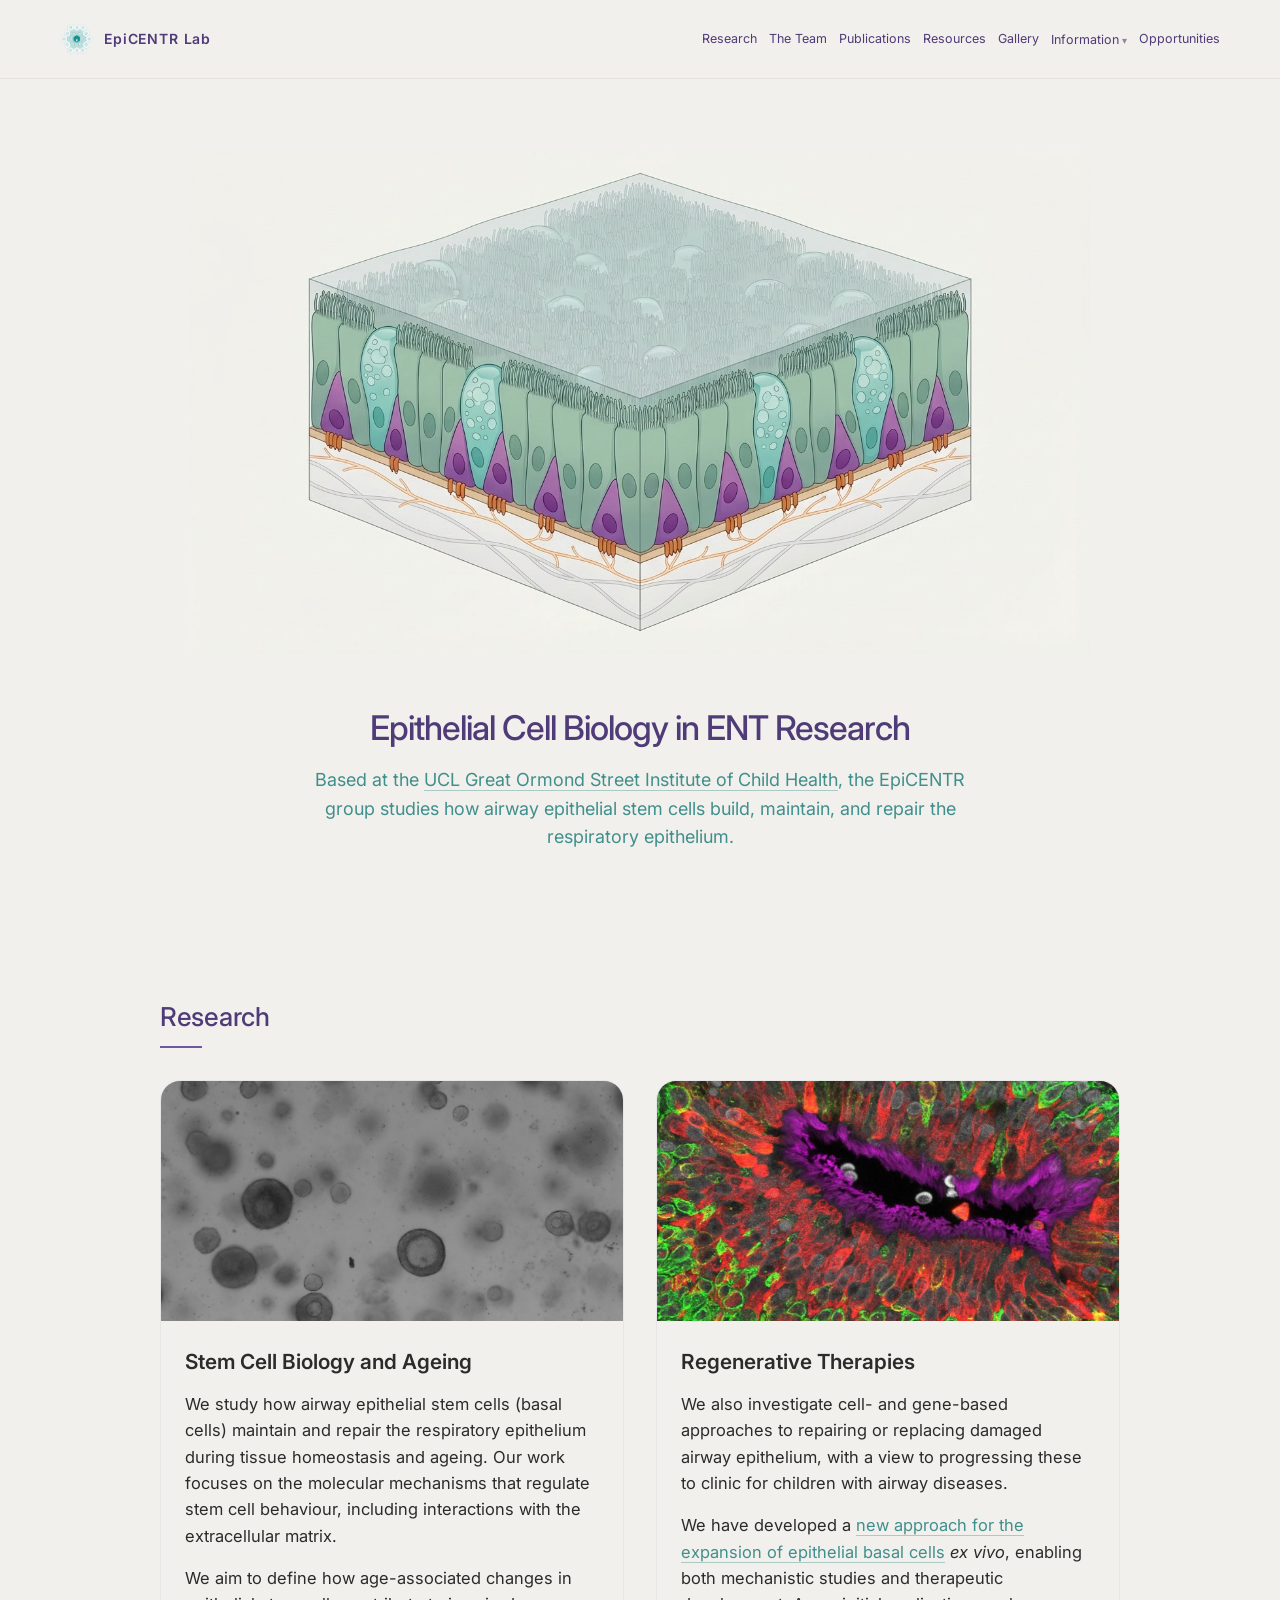
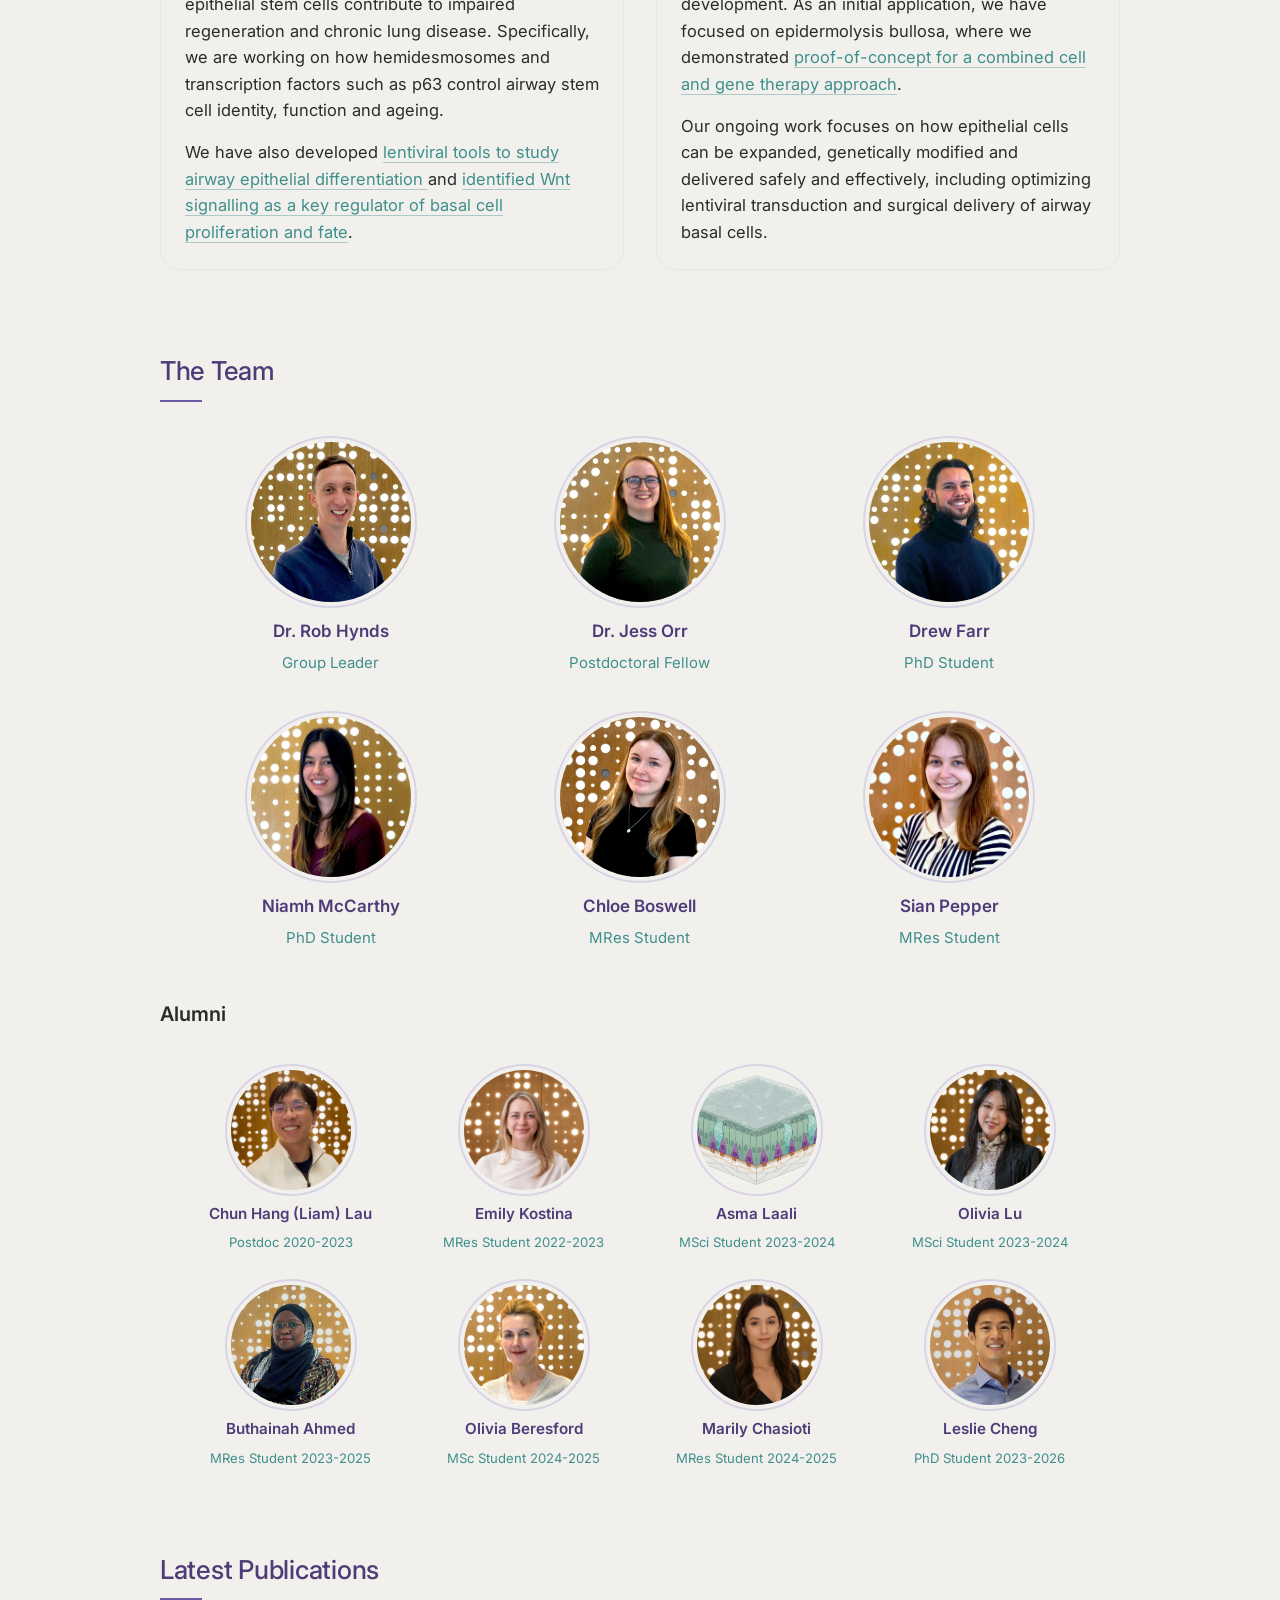
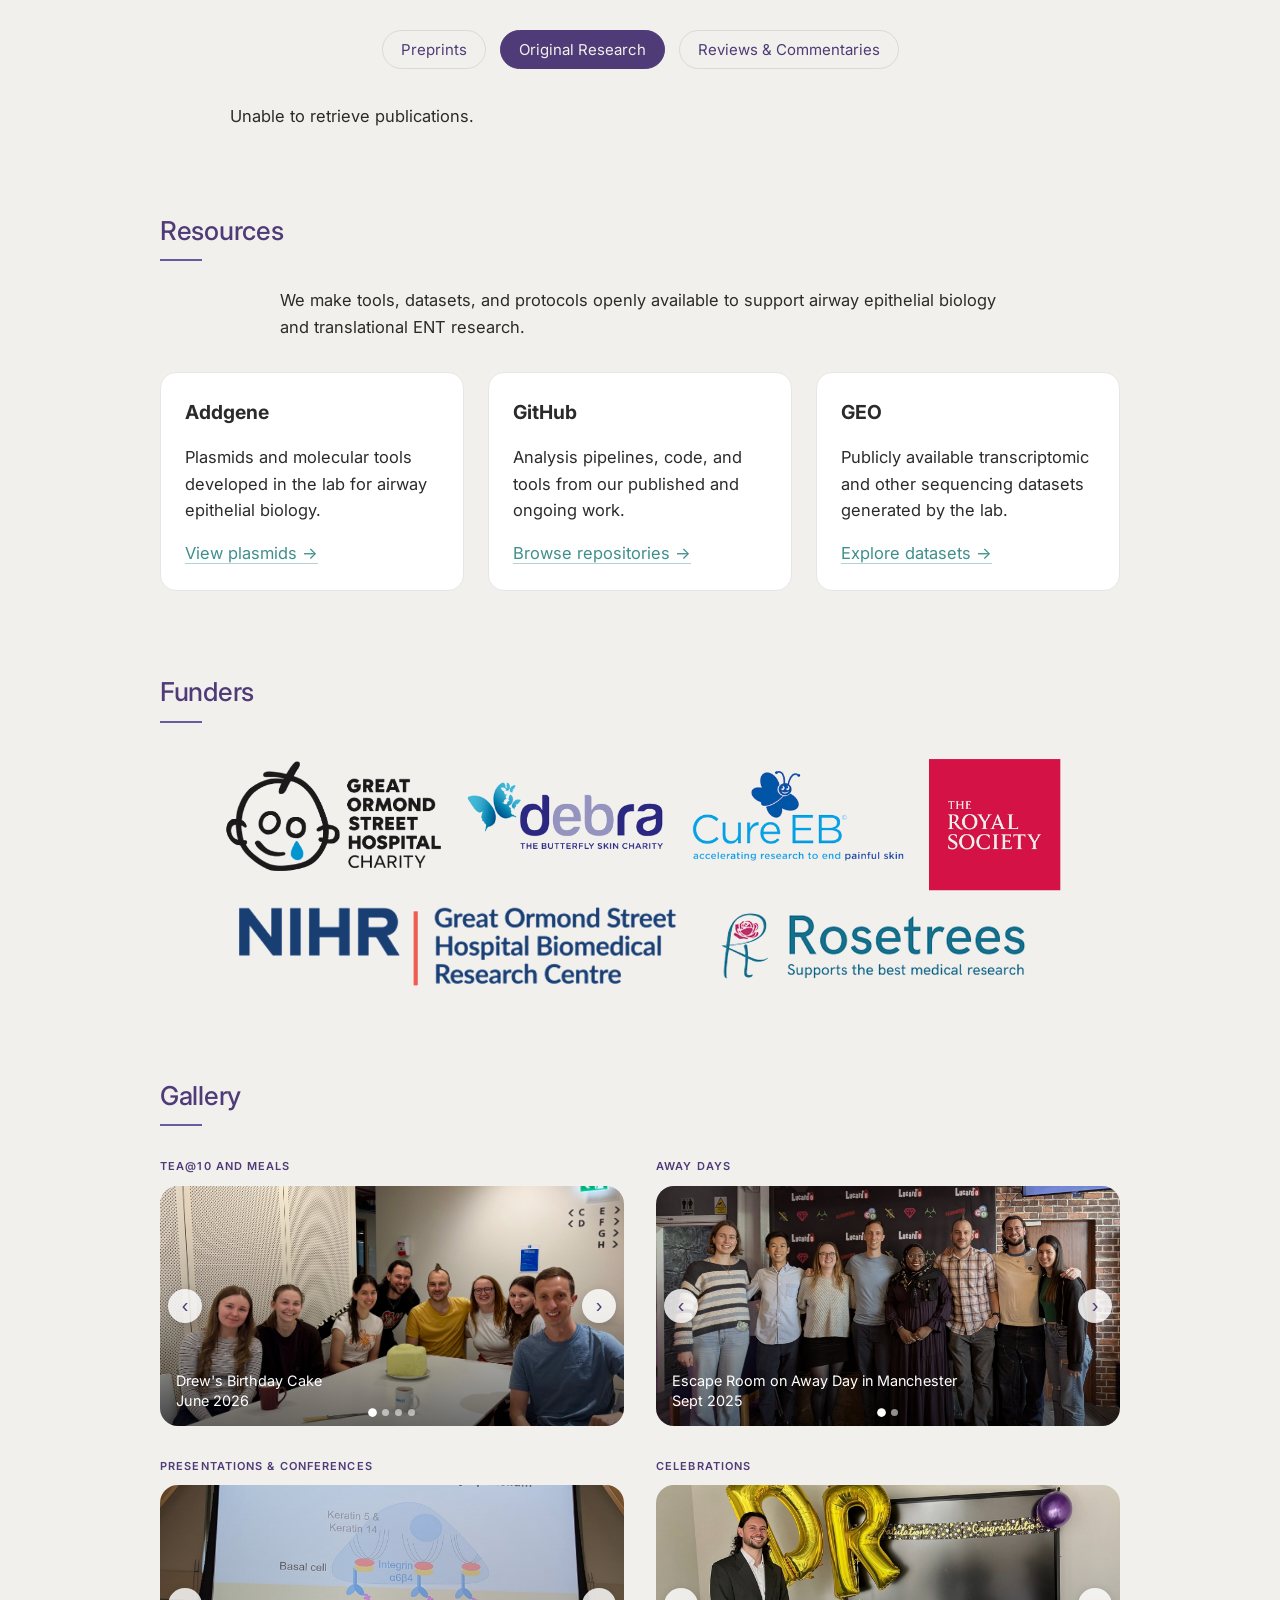
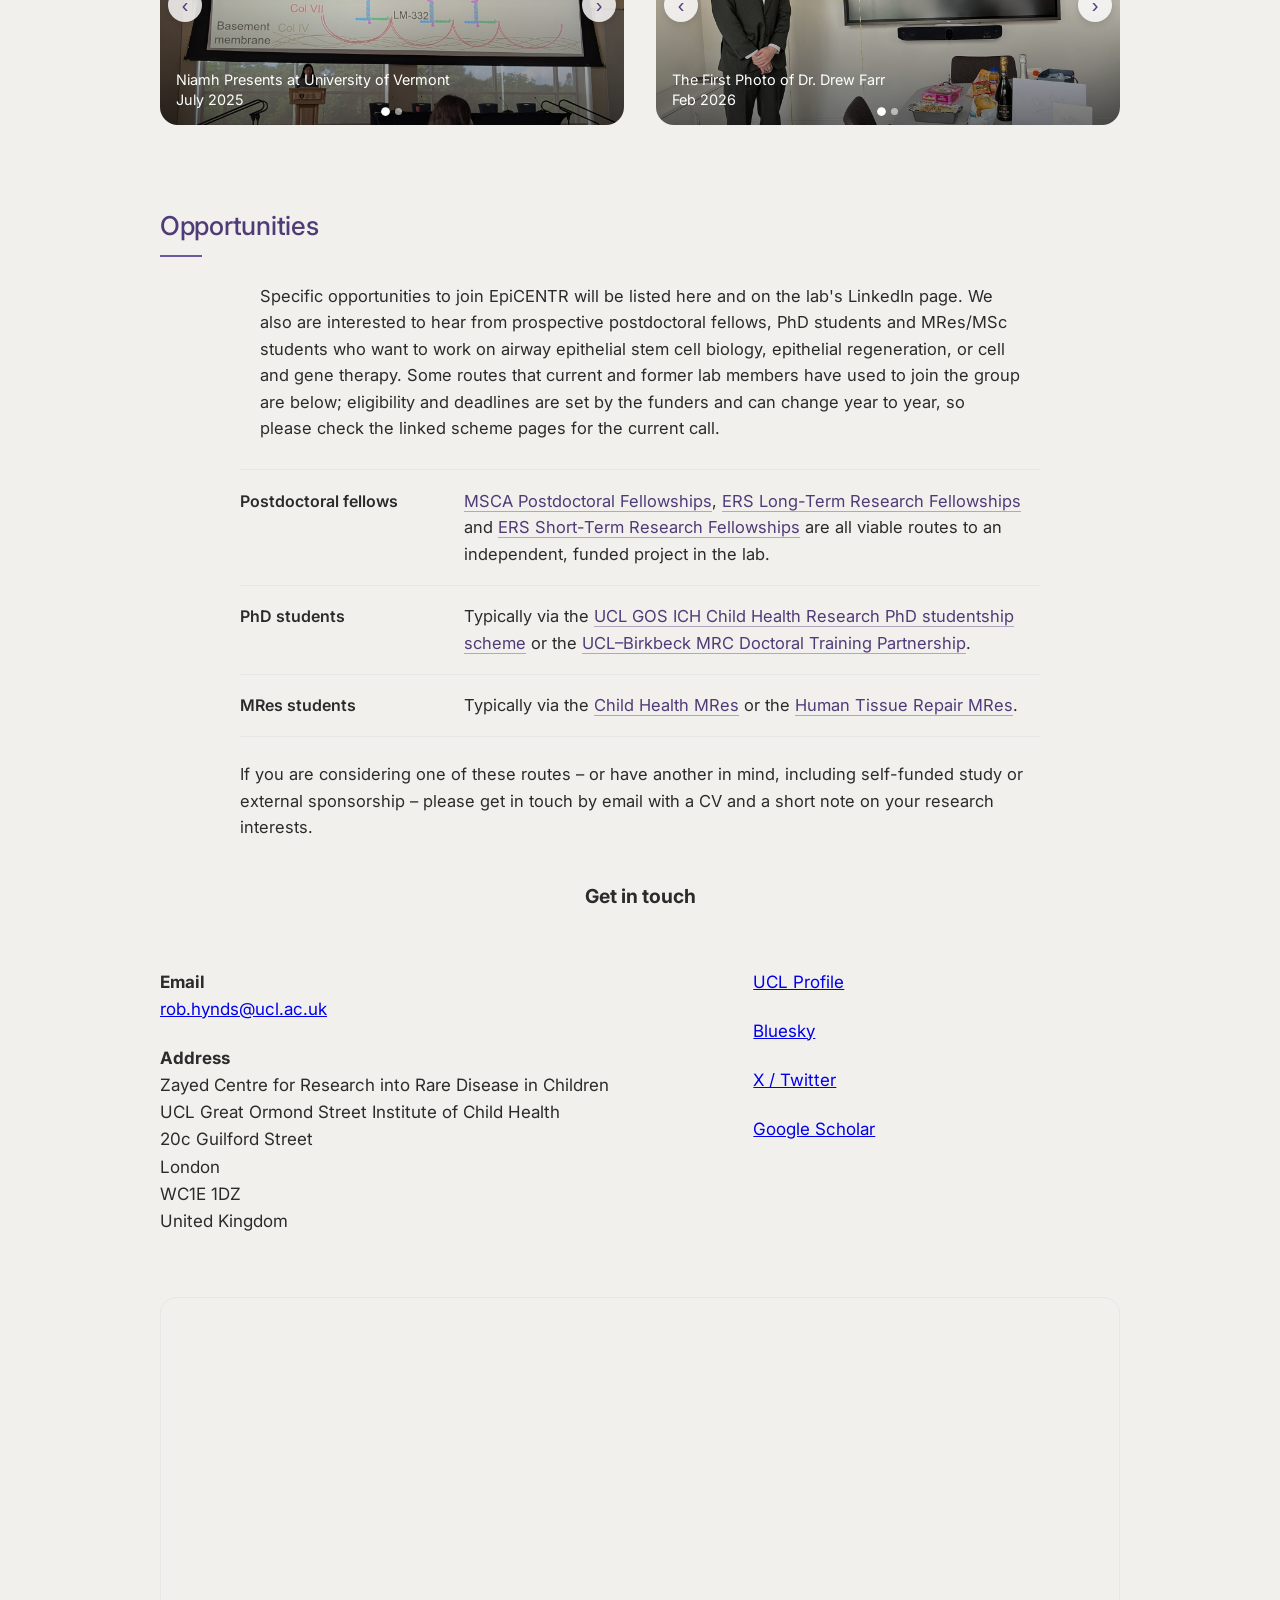
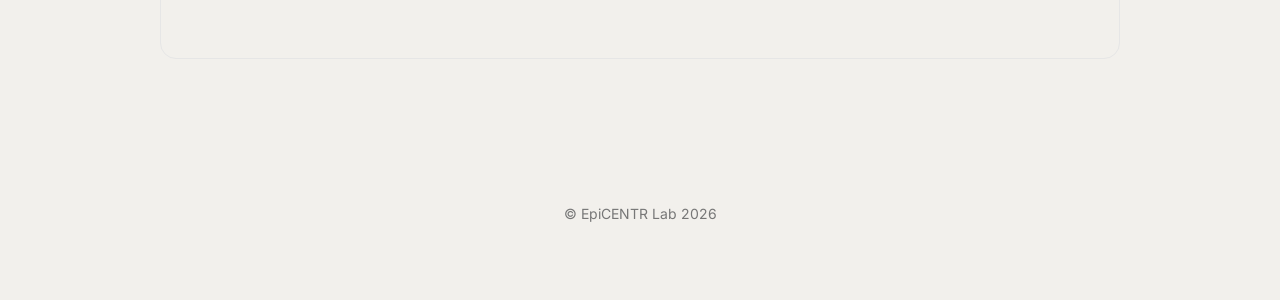
<file: index.html>
<!DOCTYPE html>
<html lang="en">
<head>
  <meta charset="UTF-8" />
  <meta name="viewport" content="width=device-width, initial-scale=1.0" />
  <title>EpiCENTR Lab | Airway epithelial stem cells, regeneration, cell and gene therapy</title>
  <link rel="icon" type="image/png" href="favicon.png">
  <link rel="preconnect" href="https://fonts.googleapis.com">
  <link rel="preconnect" href="https://fonts.gstatic.com" crossorigin>
  <link href="https://fonts.googleapis.com/css2?family=Inter:wght@300;400;500;600&display=swap" rel="stylesheet">

  <link rel="stylesheet" href="styles.css" />
  
  <!-- Google tag (gtag.js) -->
<script async src="https://www.googletagmanager.com/gtag/js?id=G-RSZGBZY37P"></script>
<script>
  window.dataLayer = window.dataLayer || [];
  function gtag(){dataLayer.push(arguments);}
  gtag('js', new Date());
  gtag('config', 'G-RSZGBZY37P');
</script>
</head>
 
<body>

<header class="nav">
  <div class="nav-left">
    <a href="#top" class="logo-link">
      <img src="favicon.png" alt="EpiCENTR logo" class="logo-icon">
      <span>EpiCENTR Lab</span>
    </a>
  </div>

  <nav class="nav-right">
    <a href="#research">Research</a>
    <a href="#people">The Team</a>
    <a href="#publications">Publications</a>
    <a href="#resources">Resources</a>
    <a href="#gallery">Gallery</a>

    <div class="nav-dropdown">
      <a href="information.html">Information</a>
      <div class="dropdown-menu">
        <a href="airway-basal-cells.html">Airway basal cells</a>
        <a href="airway-epithelial-regeneration.html">Airway epithelial regeneration</a>
        <a href="airway-organoids.html">Airway organoids &amp; <i>in vitro</i> models</a>
        <a href="cell-gene-therapy.html">Cell &amp; gene therapy</a>
        <a href="epidermolysis-bullosa.html">Epidermolysis bullosa &amp; the airway</a>
      </div>
    </div>
      <a href="#opportunities">Opportunities</a>
  </nav>
</header>
  
<section id="top" class="hero">
  <img
    class="hero-image"
    src="Hero.png"
    alt="Airway epithelium illustration"
  >

  <h1>Epithelial Cell Biology in ENT Research</h1>

  <div class="subtitle">
    <p>
      Based at the 
      <a href="https://www.ucl.ac.uk/population-health-sciences/child-health" target="_blank" rel="noopener noreferrer">
    UCL Great Ormond Street Institute of Child Health</a>, the EpiCENTR group studies how airway epithelial stem cells build, maintain,
      and repair the respiratory epithelium.
    </p>
  </div>
</section>

<section id="research" class="section">
  <h2>Research</h2>

  <div class="research-grid">
    <article class="research-card">
      <img
        src="Organoids.jpg"
        alt="Airway epithelial organoids"
        class="research-image"
      >
      <div class="research-content">
        <h3>Stem Cell Biology and Ageing</h3>
<p>
  We study how airway epithelial stem cells (basal cells) maintain and repair
  the respiratory epithelium during tissue homeostasis and ageing. Our work
  focuses on the molecular mechanisms that regulate stem cell behaviour,
  including interactions with the extracellular matrix.
</p>

<p>
  We aim to define how age-associated changes in epithelial stem cells
  contribute to impaired regeneration and chronic lung disease. Specifically,
  we are working on how hemidesmosomes and transcription factors such as p63 control airway stem cell
  identity, function and ageing.
</p>

<p>
  We have also developed
  <a href="https://doi.org/10.1152/ajplung.00047.2024" target="_blank" rel="noopener noreferrer">
    lentiviral tools to study airway epithelial differentiation
  </a>
  and
  <a href="https://doi.org/10.1242/jcs.263487" target="_blank" rel="noopener noreferrer">
    identified Wnt signalling as a key regulator of basal cell proliferation and fate</a>.
</p>
      </div>
    </article>

    <article class="research-card">
      <img
        src="Airway.jpg"
        alt="Immunofluorescence staining of human airway epithelium"
        class="research-image"
      >
      <div class="research-content">
<h3>Regenerative Therapies</h3>

<p>
  We also investigate cell- and gene-based approaches to repairing or replacing damaged
  airway epithelium, with a view to progressing these to clinic for children with airway diseases.
</p>

<p>
  We have developed a <a href="https://doi.org/10.1101/2025.09.15.675861" target="_blank" rel="noopener noreferrer">
    new approach for the expansion of epithelial basal cells</a> <em>ex vivo</em>, enabling both mechanistic studies and therapeutic development. As an initial application, we have focused on epidermolysis bullosa, where we demonstrated
  <a href="https://doi.org/10.1016/j.ymthe.2024.02.032" target="_blank" rel="noopener noreferrer">
  proof-of-concept for a combined cell and gene therapy approach</a>.
</p>

<p>
  Our ongoing work focuses on how epithelial cells can be expanded, genetically
  modified and delivered safely and effectively, including optimizing lentiviral transduction and surgical delivery of airway basal cells.
</p>
      </div>
    </article>
  </div>
</section>

<section id="people" class="section">
  <h2>The Team</h2>

  <div class="people-grid">
    <div class="person-card">
      <a href="https://profiles.ucl.ac.uk/36395-rob-hynds" target="_blank" rel="noopener noreferrer" class="person-link">
  <div class="person-photo-wrap">
    <img src="RobHynds.jpg" alt="Rob Hynds" class="person-photo">
    <div class="person-overlay">Click for UCL Profile</div>
  </div>
  <p class="person-name">Dr. Rob Hynds</p>
</a>
    <p class="person-role">Group Leader</p>
  </div>
   
    <div class="person-card">
      <a href="https://profiles.ucl.ac.uk/83585-jess-orr" target="_blank" rel="noopener noreferrer" class="person-link">
      <div class="person-photo-wrap"> 
      <img src="Jess.JPG" alt="Jess Orr" class="person-photo">
      <div class="person-overlay">Click for UCL Profile</div>
      </div>
      <p class="person-name">Dr. Jess Orr</p>
    </a>
    <p class="person-role">Postdoctoral Fellow</p>
  </div>

    <div class="person-card">
      <a href="https://profiles.ucl.ac.uk/91597-drew-farr" target="_blank" rel="noopener noreferrer" class="person-link">
      <div class="person-photo-wrap"> 
      <img src="Drew.JPG" alt="Drew Farr" class="person-photo">
      <div class="person-overlay">Click for UCL Profile</div>
      </div>
      <p class="person-name">Drew Farr</p>
    </a>
    <p class="person-role">PhD Student</p>
  </div>
      
    <div class="person-card">
      <a href="https://profiles.ucl.ac.uk/100515-niamh-mccarthy" target="_blank" rel="noopener noreferrer" class="person-link">
      <div class="person-photo-wrap"> 
      <img src="Niamh.JPG" alt="Niamh McCarthy" class="person-photo">
      <div class="person-overlay">Click for UCL Profile</div>
      </div>
      <p class="person-name">Niamh McCarthy</p>
    </a>
    <p class="person-role">PhD Student</p>
  </div>

    <div class="person-card">
  <div class="person-photo-wrap">
    <img src="Chloe.JPG" alt="Chloe Boswell" class="person-photo">
  </div>
  <p class="person-name">Chloe Boswell</p>
  <p class="person-role">MRes Student</p>
</div>

    <div class="person-card">
  <div class="person-photo-wrap">
    <img src="Sian.JPG" alt="Sian Pepper" class="person-photo">
  </div>
  <p class="person-name">Sian Pepper</p>
  <p class="person-role">MRes Student</p>
</div>
  </div>

  <div class="team-subsection">
    <h3>Alumni</h3>

    <div class="people-grid alumni-grid">
      
      <div class="person-card alumni-card" data-destination="Industry @ Advent Bioservices">
        <div class="alumni-photo-wrap">
          <img src="Liam.png" alt="Chun Hang (Liam) Lau" class="person-photo alumni-photo">
          <div class="alumni-destination">Industry @ Advent Bioservices</div>
        </div>
        <p class="person-name alumni-name">Chun Hang (Liam) Lau</p>
        <p class="person-role alumni-role">Postdoc 2020-2023</p>
      </div>

      <div class="person-card alumni-card" data-destination="Distinction, PhD @ The Francis Crick Institute">
        <div class="alumni-photo-wrap">
          <img src="Emily.png" alt="Emily Kostina" class="person-photo alumni-photo">
          <div class="alumni-destination">Distinction, PhD @ The Francis Crick Institute</div>
        </div>
        <p class="person-name alumni-name">Emily Kostina</p>
        <p class="person-role alumni-role">MRes Student 2022-2023</p>
      </div>

      <div class="person-card alumni-card" data-destination="">
        <div class="alumni-photo-wrap">
          <img src="Hero.png" alt="Asma Laali" class="person-photo alumni-photo">
          <div class="alumni-destination"></div>
        </div>
        <p class="person-name alumni-name">Asma Laali</p>
        <p class="person-role alumni-role">MSci Student 2023-2024</p>
      </div>

      <div class="person-card alumni-card" data-destination="Distinction, PhD @ University of Cambridge">
        <div class="alumni-photo-wrap">
          <img src="Liv.png" alt="Olivia Lu" class="person-photo alumni-photo">
          <div class="alumni-destination">Distinction, PhD @ University of Cambridge</div>
        </div>
        <p class="person-name alumni-name">Olivia Lu</p>
        <p class="person-role alumni-role">MSci Student 2023-2024</p>
      </div>
        
        <div class="person-card alumni-card" data-destination="Distinction, Dean's List, ISOSS (UCL)">
        <div class="alumni-photo-wrap">
          <img src="Buthainah.JPG" alt="Buthainah Ahmed" class="person-photo alumni-photo">
          <div class="alumni-destination">Distinction, Dean's List, ISOSS (UCL)</div>
        </div>
        <p class="person-name alumni-name">Buthainah Ahmed</p>
        <p class="person-role alumni-role">MRes Student 2023-2025</p>
      </div>

       <div class="person-card alumni-card" data-destination="Clinical Practice & Industry">
        <div class="alumni-photo-wrap">
          <img src="OliviaB.JPG" alt="Dr. Olivia Beresford" class="person-photo alumni-photo">
          <div class="alumni-destination">Clinical Practice & Industry</div>
        </div>
        <p class="person-name alumni-name">Olivia Beresford</p>
        <p class="person-role alumni-role">MSc Student 2024-2025</p>
      </div>

       <div class="person-card alumni-card" data-destination="Distinction, Dean's List, PhD @ Imperial College London">
        <div class="alumni-photo-wrap">
          <img src="Marily.png" alt="Marily Chasioti" class="person-photo alumni-photo">
          <div class="alumni-destination">Distinction, Dean's List, PhD @ Imperial College London</div>
        </div>
        <p class="person-name alumni-name">Marily Chasioti</p>
        <p class="person-role alumni-role">MRes Student 2024-2025</p>
      </div>

      <div class="person-card alumni-card" data-destination="Completing Clinical Training">
        <div class="alumni-photo-wrap">
          <img src="Leslie.JPG" alt="Dr. Leslie Cheng" class="person-photo alumni-photo">
          <div class="alumni-destination">Completing Clinical Training</div>
        </div>
        <p class="person-name alumni-name">Leslie Cheng</p>
        <p class="person-role alumni-role">PhD Student 2023-2026</p>
      </div>
    </div>
  </div>
</section>

<section id="publications" class="section">
  <h2>Latest Publications</h2>

  <div class="pub-tabs">
    <button class="pub-tab" data-tab="preprints" type="button">Preprints</button>
    <button class="pub-tab active" data-tab="research" type="button">Original Research</button>
    <button class="pub-tab" data-tab="reviews" type="button">Reviews &amp; Commentaries</button>
  </div>

  <!-- PREPRINTS -->
  <div id="pubmed-preprints" class="pub-panel">
    <div class="pub-feed">

      <article class="pub-card">
        <div class="pub-row">
          <div class="pub-text">
            <p class="pub-title">
              <a href="https://doi.org/10.1101/2025.12.17.694989" target="_blank" rel="noopener noreferrer">
                Podoplanin expression identifies human airway basal cells with higher progenitor cell potential
              </a>
            </p>
            <p class="pub-journal">bioRxiv</p>
          </div>
          <div class="pub-year">2025</div>
        </div>
      </article>

      <article class="pub-card">
        <div class="pub-row">
          <div class="pub-text">
            <p class="pub-title">
              <a href="https://doi.org/10.1101/2025.10.13.682115" target="_blank" rel="noopener noreferrer">
                Neutrophil myeloperoxidase as a functional biomarker for RSV severity: implications for in vitro therapeutic screening
              </a>
            </p>
            <p class="pub-journal">bioRxiv</p>
          </div>
          <div class="pub-year">2025</div>
        </div>
      </article>

      <article class="pub-card">
        <div class="pub-row">
          <div class="pub-text">
            <p class="pub-title">
              <a href="https://doi.org/10.1101/2025.09.15.675861" target="_blank" rel="noopener noreferrer">
                WS6 enables scalable ex vivo expansion and gene editing of human basal epithelial cells
              </a>
            </p>
            <p class="pub-journal">bioRxiv</p>
          </div>
          <div class="pub-year">2025</div>
        </div>
      </article>

      <article class="pub-card">
        <div class="pub-row">
          <div class="pub-text">
            <p class="pub-title">
              <a href="https://doi.org/10.1101/2025.03.28.645652" target="_blank" rel="noopener noreferrer">
                Donor-derived airway ALI model for high-throughput screening of antiviral combinations with concurrent analysis of antiviral efficacy and epithelial toxicity using ciliR
              </a>
            </p>
            <p class="pub-journal">bioRxiv</p>
          </div>
          <div class="pub-year">2025</div>
        </div>
      </article>

    </div>
  </div>

  <!-- RESEARCH -->
  <div id="pubmed-research" class="pub-panel active">
    <div class="pub-feed">
      <p class="pub-loading">Loading publications...</p>
    </div>
  </div>

  <!-- REVIEWS -->
  <div id="pubmed-reviews" class="pub-panel">
    <div class="pub-feed">
      <p class="pub-loading">Loading publications...</p>
    </div>
  </div>
</section>

<style>
  .pub-panel {
    display: none;
  }

  .pub-panel.active {
    display: block;
  }

  .pub-row {
    display: flex;
    align-items: flex-start;
    justify-content: space-between;
    gap: 1rem;
  }

  .pub-text {
    flex: 1 1 auto;
    min-width: 0;
  }

  .pub-year {
    flex: 0 0 4rem;
    text-align: right;
    white-space: nowrap;
  }

  .pub-title,
  .pub-journal {
    margin: 0;
  }

  .pub-title a {
    display: inline;
  }
</style>

<script>
(function () {
  const authorQuery = '(Hynds RE[au] OR Hynds Robert E[au] OR Hynds Rob E[au])';
  const researchQuery = authorQuery + ' NOT (Review[pt] OR Comment[pt] OR Editorial[pt])' +
  ' NOT (correction[ti] OR corrigendum[ti] OR erratum[ti])' +
  ' AND (airway[tiab] OR airways[tiab] OR respiratory[tiab] OR bronchial[tiab] OR tracheal[tiab] OR nasal[tiab] OR sinonasal[tiab] OR nasopharyngeal[tiab] OR laryngeal[tiab] OR "upper airway"[tiab] OR "Respiratory Mucosa"[mh] OR (airway[tiab] AND epitheli*[tiab]))' +
  ' AND (epithelium[tiab] OR epithelial[tiab] OR epitheli*[tiab] OR basal cell*[tiab] OR stem cell*[tiab] OR progenitor*[tiab] OR ciliated[tiab] OR cilia[tiab] OR mucociliary[tiab] OR goblet[tiab] OR "Epithelial Cells"[mh])';
  const reviewQuery = authorQuery + ' AND (Review[pt] OR Comment[pt] OR Editorial[pt])';
  const panelQueries = {
    "pubmed-research": researchQuery,
    "pubmed-reviews": reviewQuery
  };

  const loadedPanels = new Set();
  const pendingPanels = new Map();

  function firstTextByTag(parent, tagName) {
    const els = parent.getElementsByTagName(tagName);
    return els.length ? els[0].textContent.trim() : "";
  }

  function escapeHtml(str) {
    return String(str)
      .replace(/&/g, "&amp;")
      .replace(/</g, "&lt;")
      .replace(/>/g, "&gt;")
      .replace(/"/g, "&quot;")
      .replace(/'/g, "&#39;");
  }

  function normalizeJournalTitle(journal) {
    if (!journal) return "";

    const key = journal.trim();
    const lower = key.toLowerCase();

    const overrides = {
      "erj open research": "ERJ Open Research",
      "journal of cell science": "Journal of Cell Science",
      "open biology": "Open Biology",
      "american journal of physiology. lung cellular and molecular physiology": "American Journal of Physiology (Lung Cellular and Molecular Physiology)",
      "frontiers in pharmacology": "Frontiers in Pharmacology",
      "american journal of respiratory cell and molecular biology": "American Journal of Respiratory Cell and Molecular Biology",
      "biology open": "Biology Open",
      "cytotherapy": "Cytotherapy",
      "science advances": "Science Advances",
      "european respiratory journal": "European Respiratory Journal",
      "nature communications": "Nature Communications",
      "journal of cystic fibrosis : official journal of the european cystic fibrosis society": "Journal of Cystic Fibrosis",
      "molecular therapy : the journal of the american society of gene therapy": "Molecular Therapy",
      "science immunology": "Science Immunology",
      "nature microbiology": "Nature Microbiology"
    };

    return overrides[lower] || key;
  }

  function getYear(articleNode) {
    const pubDateNodes = articleNode.getElementsByTagName("PubDate");
    for (const pubDate of pubDateNodes) {
      const year = firstTextByTag(pubDate, "Year");
      if (year) return year;

      const medlineDate = firstTextByTag(pubDate, "MedlineDate");
      const match = medlineDate.match(/\b\d{4}\b/);
      if (match) return match[0];
    }

    const articleDateNodes = articleNode.getElementsByTagName("ArticleDate");
    for (const articleDate of articleDateNodes) {
      const year = firstTextByTag(articleDate, "Year");
      if (year) return year;
    }

    return "";
  }

  function parsePubmedXml(xmlText) {
    const parser = new DOMParser();
    const xmlDoc = parser.parseFromString(xmlText, "text/xml");

    if (xmlDoc.getElementsByTagName("parsererror").length) {
      throw new Error("Invalid XML returned by PubMed");
    }

    const articleNodes = Array.from(xmlDoc.getElementsByTagName("PubmedArticle"));

    return articleNodes.map(function (articleNode) {
      const pmid = firstTextByTag(articleNode, "PMID");

      const articleTitleNodes = articleNode.getElementsByTagName("ArticleTitle");
      const title = articleTitleNodes.length
        ? articleTitleNodes[0].textContent.trim()
        : "";

      let journal = "";
      const journalNodes = articleNode.getElementsByTagName("Journal");
      if (journalNodes.length) {
        journal = firstTextByTag(journalNodes[0], "Title");
      }

      journal = normalizeJournalTitle(journal);

      return {
        uid: pmid,
        title: title,
        journal: journal,
        year: getYear(articleNode)
      };
    });
  }

  function renderArticles(feedEl, articles) {
    if (!articles.length) {
      feedEl.innerHTML = "<p>No publications found.</p>";
      return;
    }

    feedEl.innerHTML = articles.map(function (article) {
      const link = "https://pubmed.ncbi.nlm.nih.gov/" + article.uid + "/";

      return `
        <article class="pub-card">
          <div class="pub-row">
            <div class="pub-text">
              <p class="pub-title">
                <a href="${link}" target="_blank" rel="noopener noreferrer">${escapeHtml(article.title || "")}</a>
              </p>
              <p class="pub-journal">${escapeHtml(article.journal || "")}</p>
            </div>
            <div class="pub-year">${escapeHtml(article.year || "")}</div>
          </div>
        </article>
      `;
    }).join("");
  }

  function delay(ms) {
    return new Promise(resolve => setTimeout(resolve, ms));
  }

  async function fetchWithRetry(url, options, retries) {
    let lastError;

    for (let attempt = 0; attempt <= retries; attempt++) {
      try {
        const response = await fetch(url, options);
        if (!response.ok) {
          throw new Error("Request failed: " + response.status);
        }
        return response;
      } catch (err) {
        lastError = err;
        if (attempt < retries) {
          await delay(700 * (attempt + 1));
        }
      }
    }

    throw lastError;
  }

  async function loadPubMedFeed(query, panelId) {
    if (loadedPanels.has(panelId)) return;
    if (pendingPanels.has(panelId)) return pendingPanels.get(panelId);

    const feedEl = document.querySelector("#" + panelId + " .pub-feed");
    if (!feedEl) return;

    feedEl.innerHTML = "<p>Loading publications...</p>";

    const loadPromise = (async function () {
      const searchParams = new URLSearchParams({
        db: "pubmed",
        retmode: "json",
        sort: "pub date",
        retmax: "6",
        term: query,
        tool: "epicentr_site",
        api_key: "790a0ffc975d30c98459f1bcc01bccddc409"
      });

      const searchUrl = "https://eutils.ncbi.nlm.nih.gov/entrez/eutils/esearch.fcgi?" + searchParams.toString();
      const searchResponse = await fetchWithRetry(searchUrl, {}, 2);
      const searchData = await searchResponse.json();
      const ids = searchData?.esearchresult?.idlist || [];

      if (!ids.length) {
        feedEl.innerHTML = "<p>No publications found.</p>";
        loadedPanels.add(panelId);
        return;
      }

      await delay(200);

      const fetchParams = new URLSearchParams({
        db: "pubmed",
        id: ids.join(","),
        retmode: "xml",
        tool: "epicentr_site",
        email: "robhynds@gmail.com",
        api_key: "790a0ffc975d30c98459f1bcc01bccddc409"
      });

      const fetchUrl = "https://eutils.ncbi.nlm.nih.gov/entrez/eutils/efetch.fcgi?" + fetchParams.toString();
      const fetchResponse = await fetchWithRetry(fetchUrl, {}, 2);
      const xmlText = await fetchResponse.text();
      const articles = parsePubmedXml(xmlText);

      const articleMap = new Map(articles.map(a => [a.uid, a]));
      const orderedArticles = ids.map(id => articleMap.get(id)).filter(Boolean);

      renderArticles(feedEl, orderedArticles);
      loadedPanels.add(panelId);
    })();

    pendingPanels.set(panelId, loadPromise);

    try {
      await loadPromise;
    } catch (err) {
      console.error("PubMed feed error:", err);
      feedEl.innerHTML = "<p>Unable to retrieve publications.</p>";
    } finally {
      pendingPanels.delete(panelId);
    }
  }

  function activateTab(tabName) {
    document.querySelectorAll(".pub-tab").forEach(function (b) {
      b.classList.remove("active");
    });

    document.querySelectorAll(".pub-panel").forEach(function (panel) {
      panel.classList.remove("active");
    });

    const button = document.querySelector('.pub-tab[data-tab="' + tabName + '"]');
    const panel = document.getElementById("pubmed-" + tabName);

    if (button) button.classList.add("active");
    if (panel) panel.classList.add("active");

    const panelId = "pubmed-" + tabName;
    const query = panelQueries[panelId];
    if (query) {
      loadPubMedFeed(query, panelId);
    }
  }

  document.querySelectorAll(".pub-tab").forEach(function (button) {
    button.addEventListener("click", function () {
      activateTab(button.dataset.tab);
    });
  });

  const activeButton = document.querySelector(".pub-tab.active");
  const defaultTab = activeButton ? activeButton.dataset.tab : "research";
  activateTab(defaultTab);
})();
</script>

<section id="resources" class="section">
  <h2>Resources</h2>

  <div class="resources-intro">
    <p>
      We make tools, datasets, and protocols openly available to support airway
      epithelial biology and translational ENT research.
    </p>
  </div>

  <div class="resources-grid">
    <article class="resource-card">
      <h3>Addgene</h3>
      <p>
        Plasmids and molecular tools developed in the lab for airway epithelial
        biology.
      </p>
      <a
        href="https://www.addgene.org/Rob_Hynds/"
        target="_blank"
        rel="noopener noreferrer"
        class="resource-link"
      >
        View plasmids →
      </a>
    </article>

    <article class="resource-card">
      <h3>GitHub</h3>
      <p>
        Analysis pipelines, code, and tools from our
        published and ongoing work.
      </p>
      <a
        href="https://github.com/EpiCENTR-Lab/"
        target="_blank"
        rel="noopener noreferrer"
        class="resource-link"
      >
        Browse repositories →
      </a>
    </article>

    <article class="resource-card">
      <h3>GEO</h3>
      <p>
        Publicly available transcriptomic and other sequencing datasets generated
        by the lab.
      </p>
      <a
        href="https://www.ncbi.nlm.nih.gov/gds/?term=Hynds+RE%5BAuthor%5D"
        target="_blank"
        rel="noopener noreferrer"
        class="resource-link"
      >
        Explore datasets →
      </a>
    </article>
  </div>
</section>

  <section id="funders" class="section">
  <h2>Funders</h2>
  <img
    src="EpiCENTR_Funders.png"
    alt="EpiCENTR funders: Great Ormond Street Hospital Charity, DEBRA, Cure EB, The Royal Society, NIHR Great Ormond Street Hospital Biomedical Research Centre, Rosetrees Trust"
    style="width:100%; max-width:860px; display:block; margin:0 auto;"
  >
</section>
  
 <section id="gallery" class="section">
  <h2>Gallery</h2>
 
  <div class="gallery-cat-grid">
 
    <!-- ── Christmas ── -->
    <div class="gallery-cat" data-category="Tea@10 and Meals">
      <h3 class="gallery-cat-title">Tea@10 and Meals</h3>
      <div class="gallery-carousel">
        <div class="carousel-track">

          <div class="carousel-slide">
            <div class="gallery-photo-wrap">
              <img src="FrenchFancy.jpg" alt="EpiCENTR team celebrating Drew's birthday" class="gallery-photo">
              <div class="gallery-overlay"><span>Drew's Birthday Cake<br>June 2026</span></div>
            </div>
          </div>
          
          <div class="carousel-slide">
            <div class="gallery-photo-wrap">
              <img src="Christmas2025.jpg" alt="EpiCENTR team at Christmas Meal 2025" class="gallery-photo">
              <div class="gallery-overlay"><span>Christmas Meal<br>Dec 2025</span></div>
            </div>
          </div>
 
          <div class="carousel-slide">
            <div class="gallery-photo-wrap">
              <img src="Christmas2023.jpg" alt="EpiCENTR team at Christmas Meal 2023" class="gallery-photo">
              <div class="gallery-overlay"><span>Christmas Meal<br>Dec 2023</span></div>
            </div>
          </div>
 
          <div class="carousel-slide">
            <div class="gallery-photo-wrap">
              <img src="Christmas2022.jpg" alt="EpiCENTR team at Christmas Meal 2022" class="gallery-photo">
              <div class="gallery-overlay"><span>Christmas Meal<br>Dec 2022</span></div>
            </div>
          </div>
 
        </div><!-- /.carousel-track -->
 
        <button class="carousel-btn carousel-prev" aria-label="Previous">&#8249;</button>
        <button class="carousel-btn carousel-next" aria-label="Next">&#8250;</button>
        <div class="carousel-dots"></div>
      </div><!-- /.gallery-carousel -->
    </div>
 
    <!-- ── Away Days ── -->
    <div class="gallery-cat" data-category="away-days">
      <h3 class="gallery-cat-title">Away Days</h3>
      <div class="gallery-carousel">
        <div class="carousel-track">
 
          <div class="carousel-slide">
            <div class="gallery-photo-wrap">
              <img src="ManchesterAwayDaySept2025.jpg" alt="EpiCENTR team at Manchester Away Day" class="gallery-photo">
              <div class="gallery-overlay"><span>Escape Room on Away Day in Manchester<br>Sept 2025</span></div>
            </div>
          </div>
 
          <div class="carousel-slide">
            <div class="gallery-photo-wrap">
              <img src="OxfordAwayDayJune2024.jpg" alt="EpiCENTR team photo at Oxford University in 2024" class="gallery-photo">
              <div class="gallery-overlay"><span>Lab Photo at Away Day at St Catherine's College, Oxford<br>June 2024</span></div>
            </div>
          </div>
 
        </div><!-- /.carousel-track -->
 
        <button class="carousel-btn carousel-prev" aria-label="Previous">&#8249;</button>
        <button class="carousel-btn carousel-next" aria-label="Next">&#8250;</button>
        <div class="carousel-dots"></div>
      </div><!-- /.gallery-carousel -->
    </div>
 
    <!-- ── Presentations & Conferences ── -->
    <div class="gallery-cat" data-category="presentations">
      <h3 class="gallery-cat-title">Presentations &amp; Conferences</h3>
      <div class="gallery-carousel">
        <div class="carousel-track">
 
          <div class="carousel-slide">
            <div class="gallery-photo-wrap">
              <img src="NiamhVermont.JPG" alt="Niamh Presents at University of Vermont" class="gallery-photo">
              <div class="gallery-overlay"><span>Niamh Presents at University of Vermont<br>July 2025</span></div>
            </div>
          </div>

          <div class="carousel-slide">
            <div class="gallery-photo-wrap">
              <img src="DrewLSCN.jpg" alt="Drew Presents at the London Stem Cell Network Symposium 2026" class="gallery-photo">
              <div class="gallery-overlay"><span>Drew Presents at the London Stem Cell Network Symposium 2026<br>May 2026</span></div>
            </div>
          </div>
          
        </div><!-- /.carousel-track -->
 
        <button class="carousel-btn carousel-prev" aria-label="Previous">&#8249;</button>
        <button class="carousel-btn carousel-next" aria-label="Next">&#8250;</button>
        <div class="carousel-dots"></div>
      </div><!-- /.gallery-carousel -->
    </div>
 
    <!-- ── Celebrations ── -->
    <div class="gallery-cat" data-category="celebrations">
      <h3 class="gallery-cat-title">Celebrations</h3>
      <div class="gallery-carousel">
        <div class="carousel-track">
 
          <div class="carousel-slide">
            <div class="gallery-photo-wrap">
              <img src="DrewVivaFeb2026.jpg" alt="Drew Farr after his PhD viva" class="gallery-photo">
              <div class="gallery-overlay"><span>The First Photo of Dr. Drew Farr<br>Feb 2026</span></div>
            </div>
          </div>
 
          <div class="carousel-slide">
            <div class="gallery-photo-wrap">
              <img src="JessBSGCTJune2025.jpg" alt="Jess Orr with her BSGCT Fairbairn Award" class="gallery-photo">
              <div class="gallery-overlay"><span>Jess Wins Fairbairn Award @ BSGCT<br>June 2025</span></div>
            </div>
          </div>
 
        </div><!-- /.carousel-track -->
 
        <button class="carousel-btn carousel-prev" aria-label="Previous">&#8249;</button>
        <button class="carousel-btn carousel-next" aria-label="Next">&#8250;</button>
        <div class="carousel-dots"></div>
      </div><!-- /.gallery-carousel -->
    </div>
 
  </div><!-- /.gallery-cat-grid -->
</section>

<script>
(function () {
  document.querySelectorAll('.gallery-carousel').forEach(function (carousel) {
    const track   = carousel.querySelector('.carousel-track');
    const slides  = carousel.querySelectorAll('.carousel-slide');
    const prevBtn = carousel.querySelector('.carousel-prev');
    const nextBtn = carousel.querySelector('.carousel-next');
    const dotsEl  = carousel.querySelector('.carousel-dots');
    const total   = slides.length;
    let current   = 0;
 
    // Mark single-slide carousels so buttons/dots hide via CSS
    if (total <= 1) {
      carousel.setAttribute('data-single', 'true');
      return;
    }
 
    // Build dots
    slides.forEach(function (_, i) {
      const dot = document.createElement('button');
      dot.className = 'carousel-dot' + (i === 0 ? ' active' : '');
      dot.setAttribute('aria-label', 'Go to slide ' + (i + 1));
      dot.addEventListener('click', function () { goTo(i); });
      dotsEl.appendChild(dot);
    });
 
    function goTo(index) {
      current = (index + total) % total;
      track.style.transform = 'translateX(-' + (current * 100) + '%)';
      carousel.querySelectorAll('.carousel-dot').forEach(function (d, i) {
        d.classList.toggle('active', i === current);
      });
    }
 
    prevBtn.addEventListener('click', function () { goTo(current - 1); });
    nextBtn.addEventListener('click', function () { goTo(current + 1); });
 
   // Auto-advance every 4 seconds, staggered by carousel index
    const index = Array.from(document.querySelectorAll('.gallery-carousel')).indexOf(carousel);
    setTimeout(function () {
      setInterval(function () { goTo(current + 1); }, 8000);
    }, index * 1500);
  });
})();
</script>

<section id="opportunities" class="section">
  <div id="contact"></div>
  <h2>Opportunities</h2>

  <div class="opportunities-intro">
    <p>
      Specific opportunities to join EpiCENTR will be listed here and on the lab's LinkedIn page. We also are interested to hear from prospective postdoctoral fellows, PhD students and MRes/MSc students
      who want to work on airway epithelial stem cell biology, epithelial regeneration, or cell and gene
      therapy. Some routes that current and former lab members have used to join the
      group are below; eligibility and deadlines are set by the funders and can change year to year, so
      please check the linked scheme pages for the current call.
    </p>
  </div>

  <div class="opportunities-list">
    <div class="opportunity-row">
      <h3>Postdoctoral fellows</h3>
      <p>
        <a href="https://marie-sklodowska-curie-actions.ec.europa.eu/actions/postdoctoral-fellowships" target="_blank" rel="noopener noreferrer">MSCA Postdoctoral Fellowships</a>,
        <a href="https://www.ersnet.org/education-and-professional-development/long-term-research-fellowships/" target="_blank" rel="noopener noreferrer">ERS Long-Term Research Fellowships</a> and
        <a href="https://www.ersnet.org/education-and-professional-development/short-term-research-fellowships/" target="_blank" rel="noopener noreferrer">ERS Short-Term Research Fellowships</a>
        are all viable routes to an independent, funded project in the lab.
      </p>
    </div>

    <div class="opportunity-row">
      <h3>PhD students</h3>
      <p>
        Typically via the
        <a href="https://www.ucl.ac.uk/population-health-sciences/child-health/study/postgraduate-research-degrees/phd-studentships-child-health" target="_blank" rel="noopener noreferrer">UCL GOS ICH Child Health Research PhD studentship scheme</a>
        or the
        <a href="https://www.uclbbk-mrcdtp.ac.uk" target="_blank" rel="noopener noreferrer">UCL&ndash;Birkbeck MRC Doctoral Training Partnership</a>.
      </p>
    </div>

    <div class="opportunity-row">
      <h3>MRes students</h3>
      <p>
        Typically via the
        <a href="https://www.ucl.ac.uk/prospective-students/graduate/taught-degrees/child-health-mres" target="_blank" rel="noopener noreferrer">Child Health MRes</a>
        or the
        <a href="https://www.ucl.ac.uk/prospective-students/graduate/taught-degrees/human-tissue-repair-mres" target="_blank" rel="noopener noreferrer">Human Tissue Repair MRes</a>.
      </p>
    </div>
  </div>

  <p class="opportunities-cta">
    If you are considering one of these routes &ndash; or have another in mind, including self-funded study
    or external sponsorship &ndash; please get in touch by email with a CV and a short note on your research
    interests.
  </p>

  <h3 class="opportunities-subheading">Get in touch</h3>

  <div class="contact-grid">
    <div class="contact-left">
      <p>
        <strong>Email</strong><br>
        <a href="mailto:rob.hynds@ucl.ac.uk">rob.hynds@ucl.ac.uk</a>
      </p>

      <p>
        <strong>Address</strong><br>
        Zayed Centre for Research into Rare Disease in Children<br>
        UCL Great Ormond Street Institute of Child Health<br>
        20c Guilford Street<br>
        London<br> 
        WC1E 1DZ<br>
        United Kingdom
      </p>
    </div>

    <div class="contact-right">
      <p>
        <a href="https://profiles.ucl.ac.uk/36395-rob-hynds" target="_blank" rel="noopener noreferrer">UCL Profile</a>
      </p>

      <p>
        <a href="https://bsky.app/profile/epicentr.bsky.social" target="_blank" rel="noopener noreferrer">Bluesky</a>
      </p>

      <p>
        <a href="https://twitter.com/epicentr_ich" target="_blank" rel="noopener noreferrer">X / Twitter</a>
      </p>

      <p>
        <a href="https://scholar.google.com/citations?hl=en&user=esKBZi8AAAAJ" target="_blank" rel="noopener noreferrer">Google Scholar</a>
      </p>
    </div>
  </div>

  <div class="map-wrap">
    <iframe
      src="https://www.google.com/maps/embed/v1/place?key=AIzaSyAsOaJj5Jk3_GzcmFa42PzSyeobOjV_NuY&q=Zayed+Centre+for+Research,20c+Guilford+Street,London+WC1E+1DZ"
      width="100%"
      height="360"
      style="border:0"
      allowfullscreen=""
      loading="lazy"
      referrerpolicy="no-referrer-when-downgrade"
      title="Map showing the location of the EpiCENTR Lab at the Zayed Centre for Research, UCL Great Ormond Street Institute of Child Health">
    </iframe>
  </div>
</section>

<footer>
  <p>© EpiCENTR Lab 2026</p>
</footer>
</body>
</html>
</file>
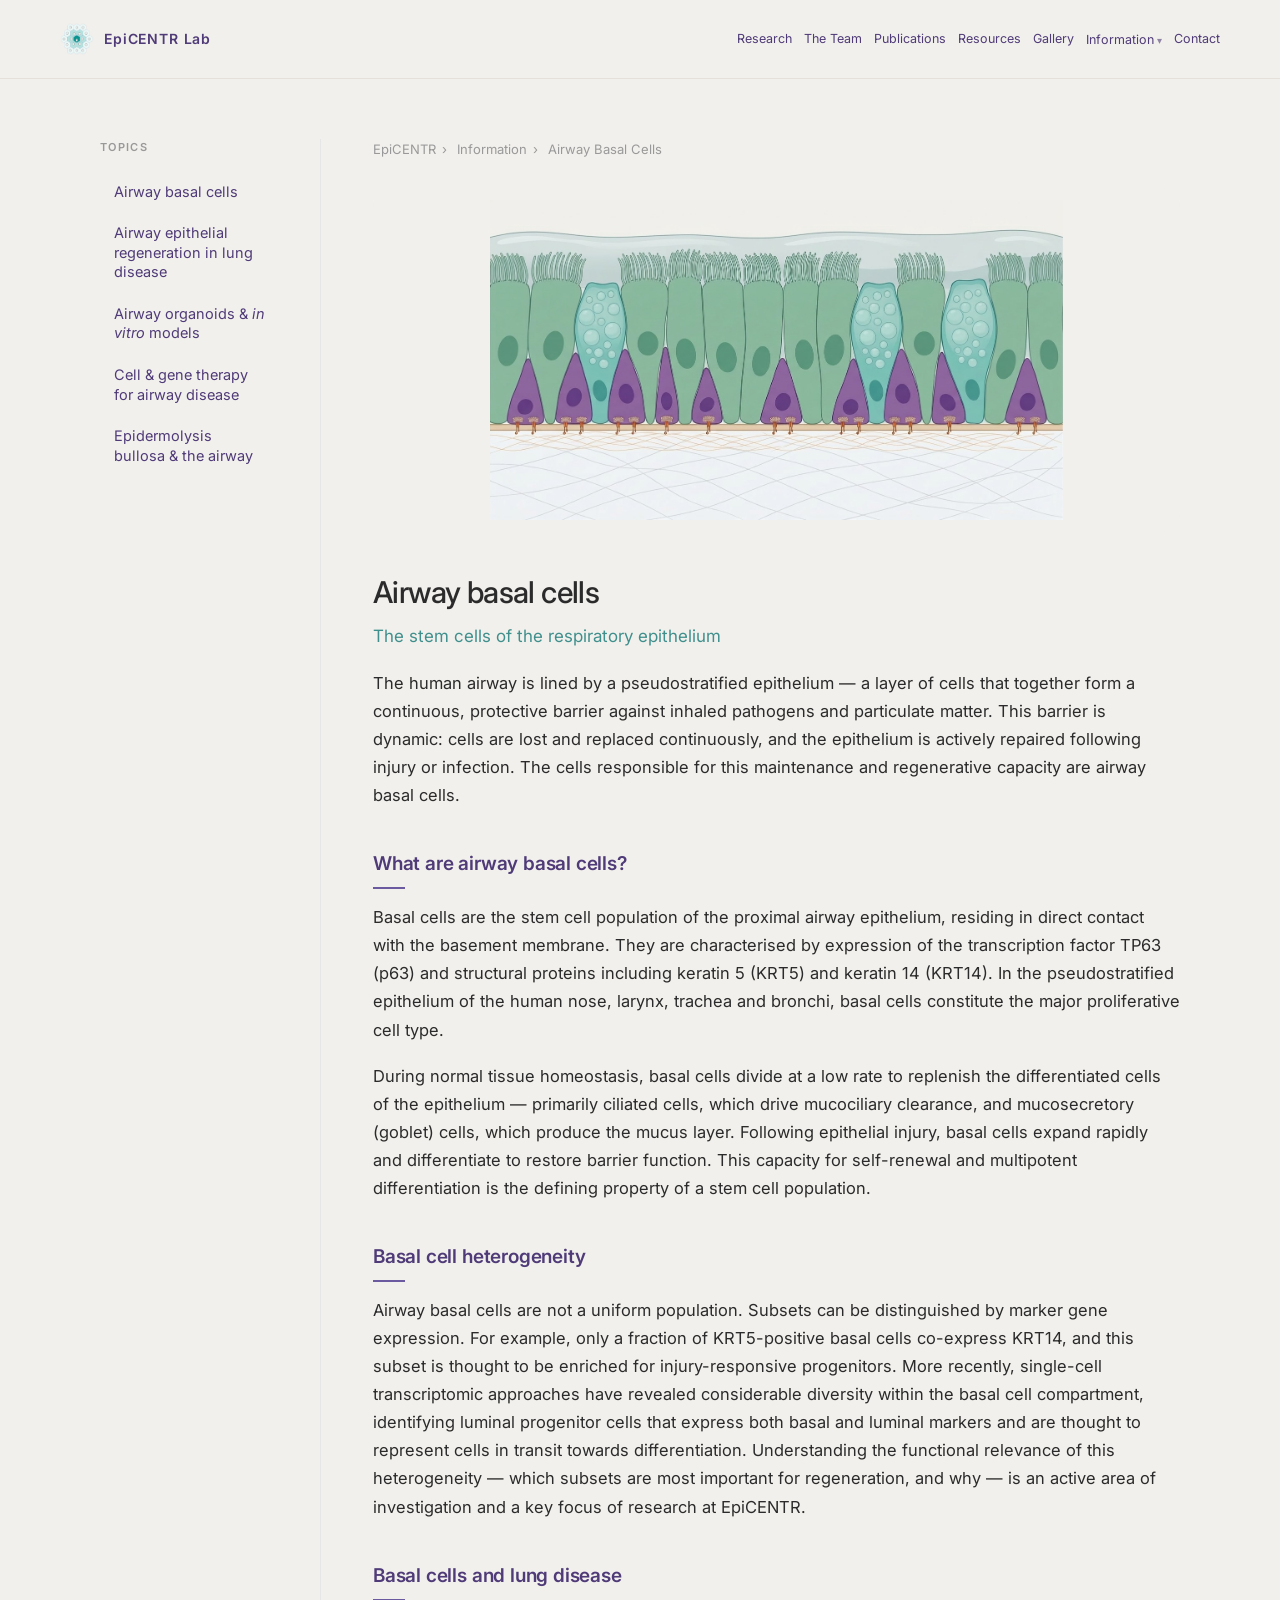
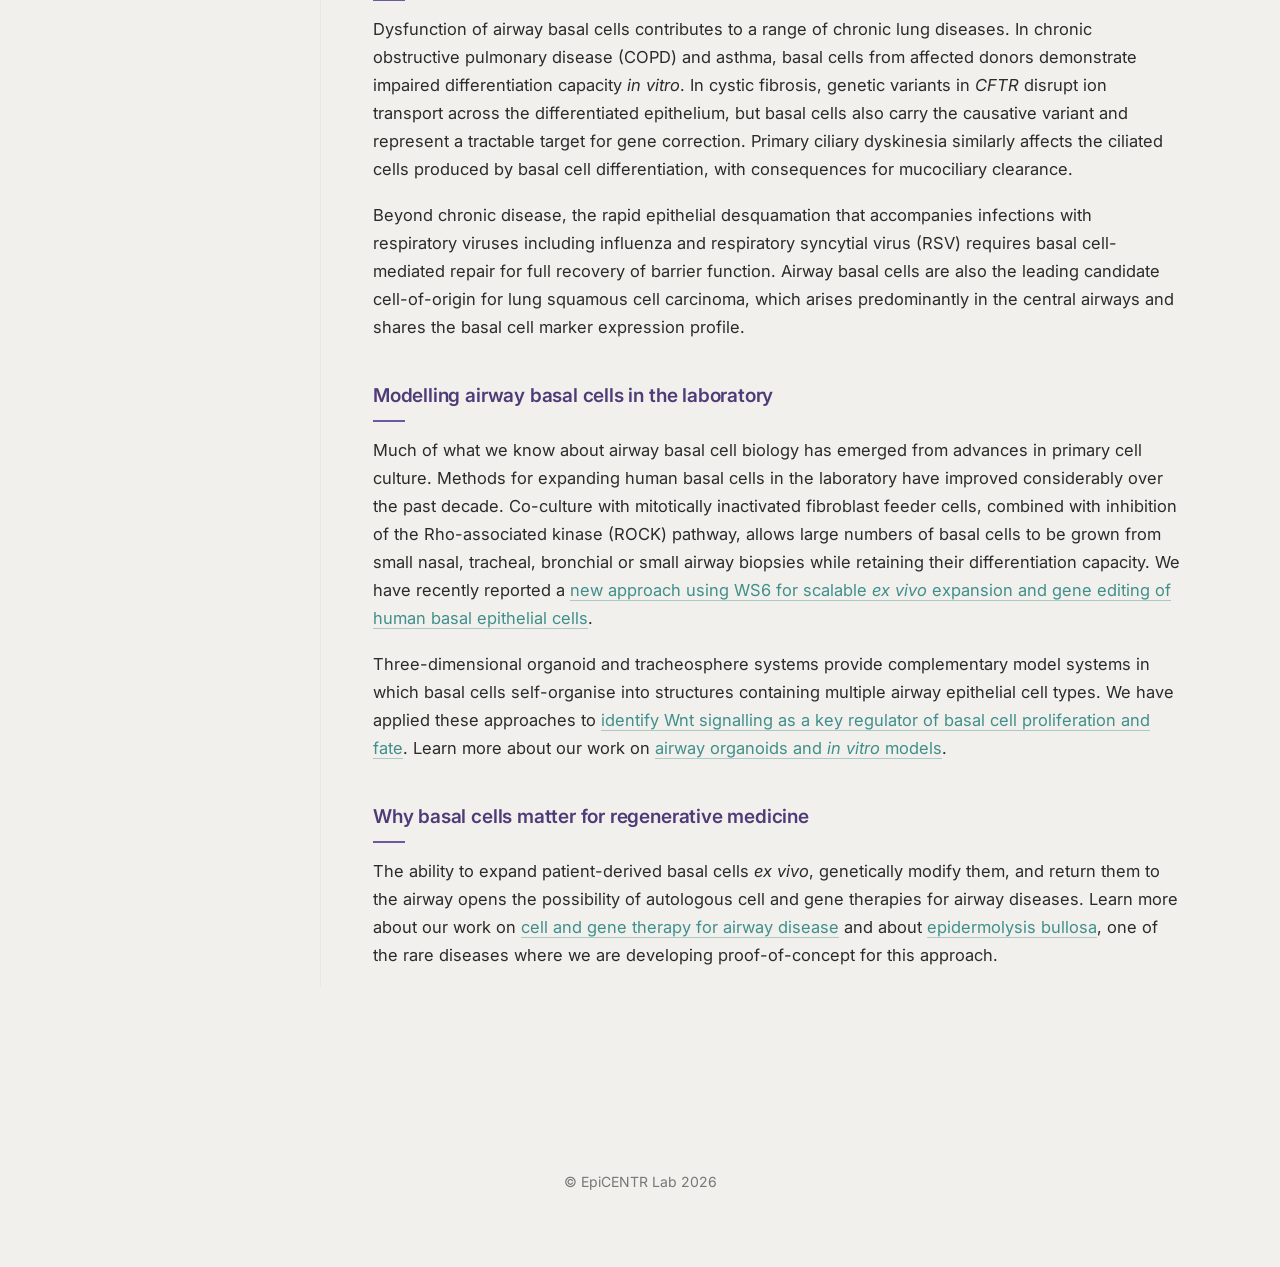
<file: airway-basal-cells.html>
<!DOCTYPE html>
<html lang="en">
<head>
  <meta charset="UTF-8" />
  <meta name="viewport" content="width=device-width, initial-scale=1.0" />
  <title>Airway Basal Cells | Stem Cells of the Respiratory Epithelium | EpiCENTR</title>
  <meta name="description" content="Airway basal cells are the stem cells of the human respiratory epithelium. Learn how these TP63-expressing progenitors maintain, repair and regenerate the airway lining, and why they are central to lung health and disease." />
  <link rel="canonical" href="https://www.epicentrlab.org/airway-basal-cells.html" />
  <link rel="icon" type="image/png" href="favicon.png">
  <link rel="preconnect" href="https://fonts.googleapis.com">
  <link rel="preconnect" href="https://fonts.gstatic.com" crossorigin>
  <link href="https://fonts.googleapis.com/css2?family=Inter:wght@300;400;500;600&display=swap" rel="stylesheet">
  <link rel="stylesheet" href="styles.css" />

  <script async src="https://www.googletagmanager.com/gtag/js?id=G-RSZGBZY37P"></script>
  <script>
    window.dataLayer = window.dataLayer || [];
    function gtag(){dataLayer.push(arguments);}
    gtag('js', new Date());
    gtag('config', 'G-RSZGBZY37P');
  </script>
</head>
<body>

<header class="nav">
  <div class="nav-left">
    <a href="index.html" class="logo-link">
      <img src="favicon.png" alt="EpiCENTR logo" class="logo-icon">
      <span>EpiCENTR Lab</span>
    </a>
  </div>

  <nav class="nav-right">
  <a href="index.html#research">Research</a>
  <a href="index.html#people">The Team</a>
  <a href="index.html#publications">Publications</a>
  <a href="index.html#resources">Resources</a>
  <a href="index.html#gallery">Gallery</a>

  <div class="nav-dropdown">
    <a href="information.html">Information</a>
    <div class="dropdown-menu">
      <a href="airway-basal-cells.html">Airway basal cells</a>
      <a href="airway-epithelial-regeneration.html">Airway epithelial regeneration</a>
      <a href="airway-organoids.html">Airway organoids &amp; <i>in vitro</i> models</a>
      <a href="cell-gene-therapy.html">Cell &amp; gene therapy</a>
      <a href="epidermolysis-bullosa.html">Epidermolysis bullosa &amp; the airway</a>
    </div>
  </div>
    <a href="index.html#contact">Contact</a>
</nav>
</header>

<div class="info-layout">

  <aside class="info-sidebar">
    <h2>Topics</h2>
    <ul class="sidebar-nav">
      <li><a href="airway-basal-cells.html">Airway basal cells</a></li>
      <li><a href="airway-epithelial-regeneration.html">Airway epithelial regeneration in lung disease</a></li>
      <li><a href="airway-organoids.html">Airway organoids &amp; <i>in vitro</i> models</a></li>
      <li><a href="cell-gene-therapy.html">Cell &amp; gene therapy for airway disease</a></li>
      <li><a href="epidermolysis-bullosa.html">Epidermolysis bullosa &amp; the airway</a></li>
    </ul>
  </aside>

  <main class="info-content">
    <article class="info-panel">

      <div class="info-breadcrumb">
        <a href="index.html">EpiCENTR</a><span>›</span>
        <a href="information.html">Information</a><span>›</span>
        Airway Basal Cells
      </div>

      <img src="info-basal-cells.jpg" alt="Illustration of airway basal cells in the pseudostratified epithelium" class="info-hero-img contain" onerror="this.style.display='none'">
      <h1>Airway basal cells</h1>
      <p class="panel-subtitle">The stem cells of the respiratory epithelium</p>

      <p>The human airway is lined by a pseudostratified epithelium — a layer of cells that together form a continuous, protective barrier against inhaled pathogens and particulate matter. This barrier is dynamic: cells are lost and replaced continuously, and the epithelium is actively repaired following injury or infection. The cells responsible for this maintenance and regenerative capacity are airway basal cells.</p>

<h2>What are airway basal cells?</h2>
<p>Basal cells are the stem cell population of the proximal airway epithelium, residing in direct contact with the basement membrane. They are characterised by expression of the transcription factor TP63 (p63) and structural proteins including keratin 5 (KRT5) and keratin 14 (KRT14). In the pseudostratified epithelium of the human nose, larynx, trachea and bronchi, basal cells constitute the major proliferative cell type.</p>
<p>During normal tissue homeostasis, basal cells divide at a low rate to replenish the differentiated cells of the epithelium — primarily ciliated cells, which drive mucociliary clearance, and mucosecretory (goblet) cells, which produce the mucus layer. Following epithelial injury, basal cells expand rapidly and differentiate to restore barrier function. This capacity for self-renewal and multipotent differentiation is the defining property of a stem cell population.</p>

<h2>Basal cell heterogeneity</h2>
<p>Airway basal cells are not a uniform population. Subsets can be distinguished by marker gene expression. For example, only a fraction of KRT5-positive basal cells co-express KRT14, and this subset is thought to be enriched for injury-responsive progenitors. More recently, single-cell transcriptomic approaches have revealed considerable diversity within the basal cell compartment, identifying luminal progenitor cells that express both basal and luminal markers and are thought to represent cells in transit towards differentiation. Understanding the functional relevance of this heterogeneity — which subsets are most important for regeneration, and why — is an active area of investigation and a key focus of research at EpiCENTR.</p>

<h2>Basal cells and lung disease</h2>
<p>Dysfunction of airway basal cells contributes to a range of chronic lung diseases. In chronic obstructive pulmonary disease (COPD) and asthma, basal cells from affected donors demonstrate impaired differentiation capacity <em>in vitro</em>. In cystic fibrosis, genetic variants in <em>CFTR</em> disrupt ion transport across the differentiated epithelium, but basal cells also carry the causative variant and represent a tractable target for gene correction. Primary ciliary dyskinesia similarly affects the ciliated cells produced by basal cell differentiation, with consequences for mucociliary clearance.</p>
<p>Beyond chronic disease, the rapid epithelial desquamation that accompanies infections with respiratory viruses including influenza and respiratory syncytial virus (RSV) requires basal cell-mediated repair for full recovery of barrier function. Airway basal cells are also the leading candidate cell-of-origin for lung squamous cell carcinoma, which arises predominantly in the central airways and shares the basal cell marker expression profile.</p>

<h2>Modelling airway basal cells in the laboratory</h2>
<p>Much of what we know about airway basal cell biology has emerged from advances in primary cell culture. Methods for expanding human basal cells in the laboratory have improved considerably over the past decade. Co-culture with mitotically inactivated fibroblast feeder cells, combined with inhibition of the Rho-associated kinase (ROCK) pathway, allows large numbers of basal cells to be grown from small nasal, tracheal, bronchial or small airway biopsies while retaining their differentiation capacity. We have recently reported a <a href="https://doi.org/10.1101/2025.09.15.675861" target="_blank" rel="noopener noreferrer">new approach using WS6 for scalable <em>ex vivo</em> expansion and gene editing of human basal epithelial cells</a>.</p>
<p>Three-dimensional organoid and tracheosphere systems provide complementary model systems in which basal cells self-organise into structures containing multiple airway epithelial cell types. We have applied these approaches to <a href="https://doi.org/10.1242/jcs.263487" target="_blank" rel="noopener noreferrer">identify Wnt signalling as a key regulator of basal cell proliferation and fate</a>. Learn more about our work on <a href="airway-organoids.html">airway organoids and <em>in vitro</em> models</a>.</p>

<h2>Why basal cells matter for regenerative medicine</h2>
<p>The ability to expand patient-derived basal cells <em>ex vivo</em>, genetically modify them, and return them to the airway opens the possibility of autologous cell and gene therapies for airway diseases. Learn more about our work on <a href="cell-gene-therapy.html">cell and gene therapy for airway disease</a> and about <a href="epidermolysis-bullosa.html">epidermolysis bullosa</a>, one of the rare diseases where we are developing proof-of-concept for this approach.</p>

    </article>
  </main>
</div>

<footer>
  <p>© EpiCENTR Lab 2026</p>
</footer>
</body>
</html>
</file>
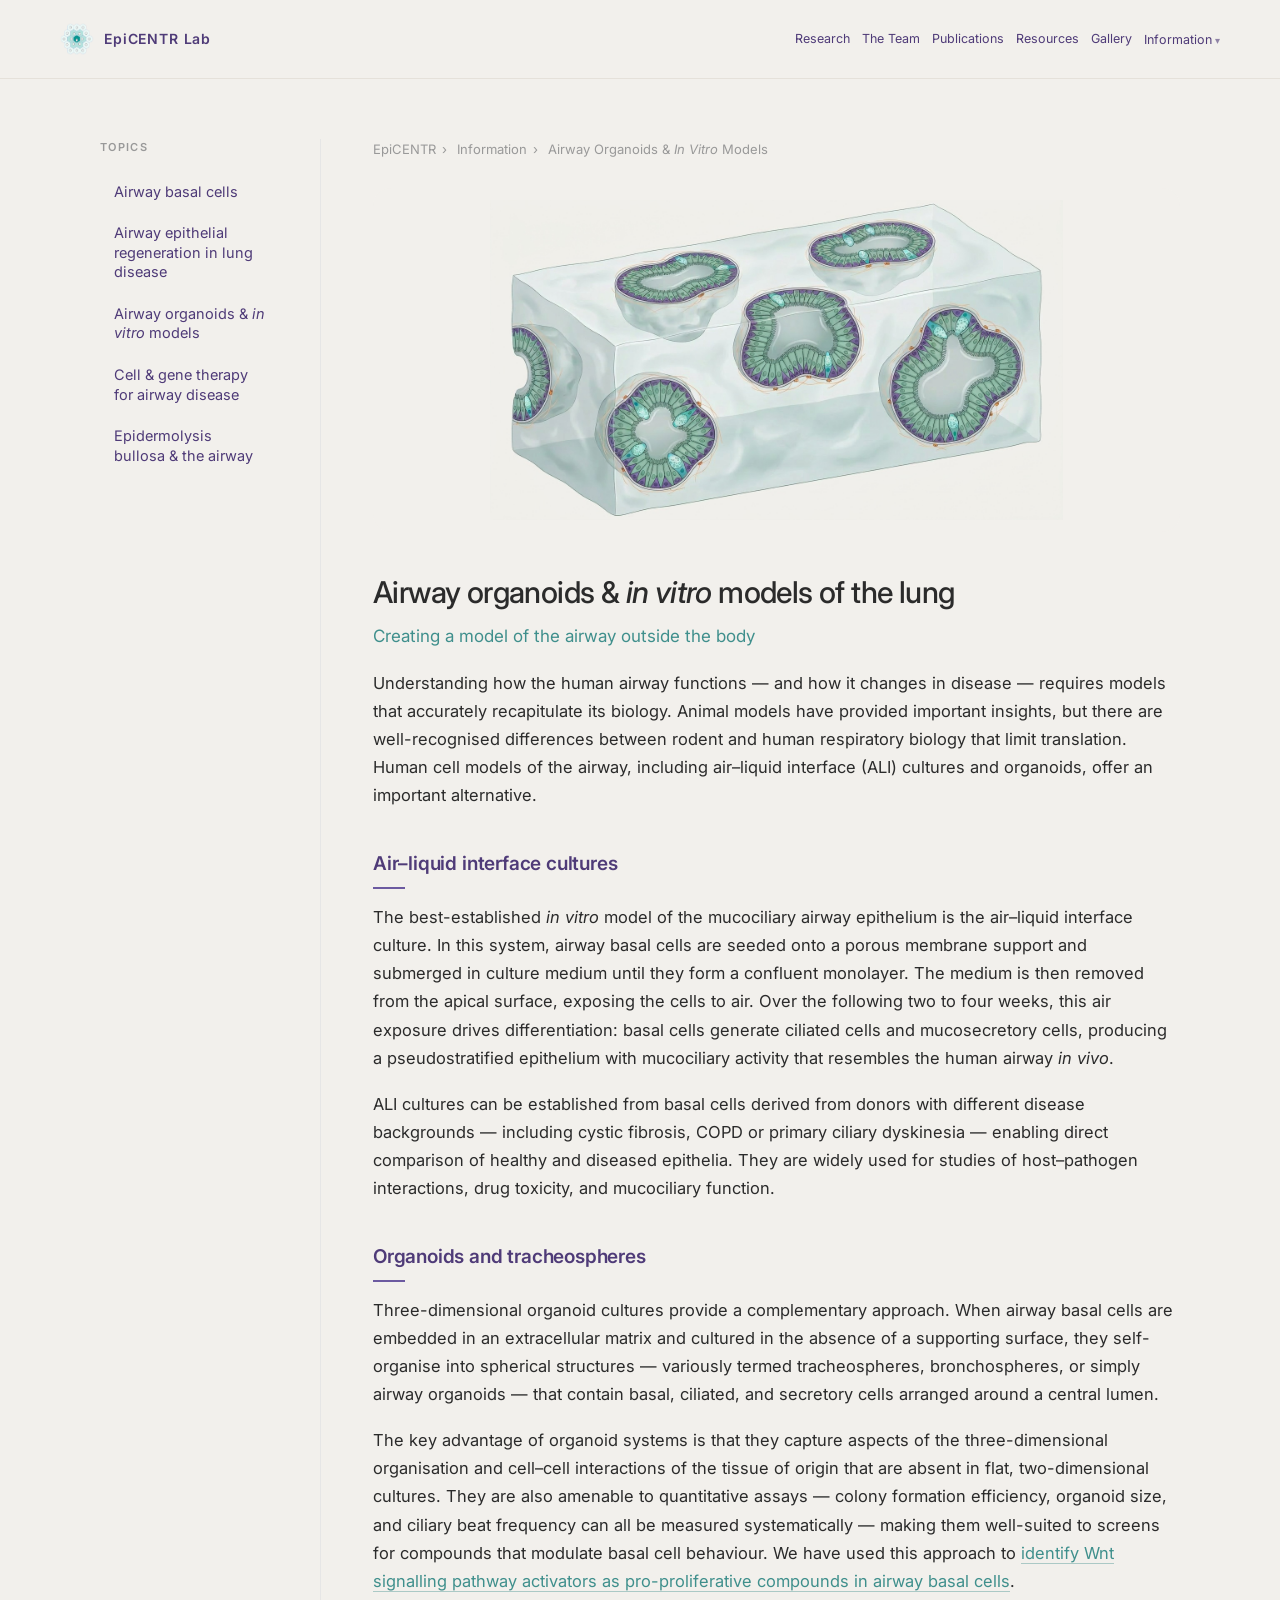
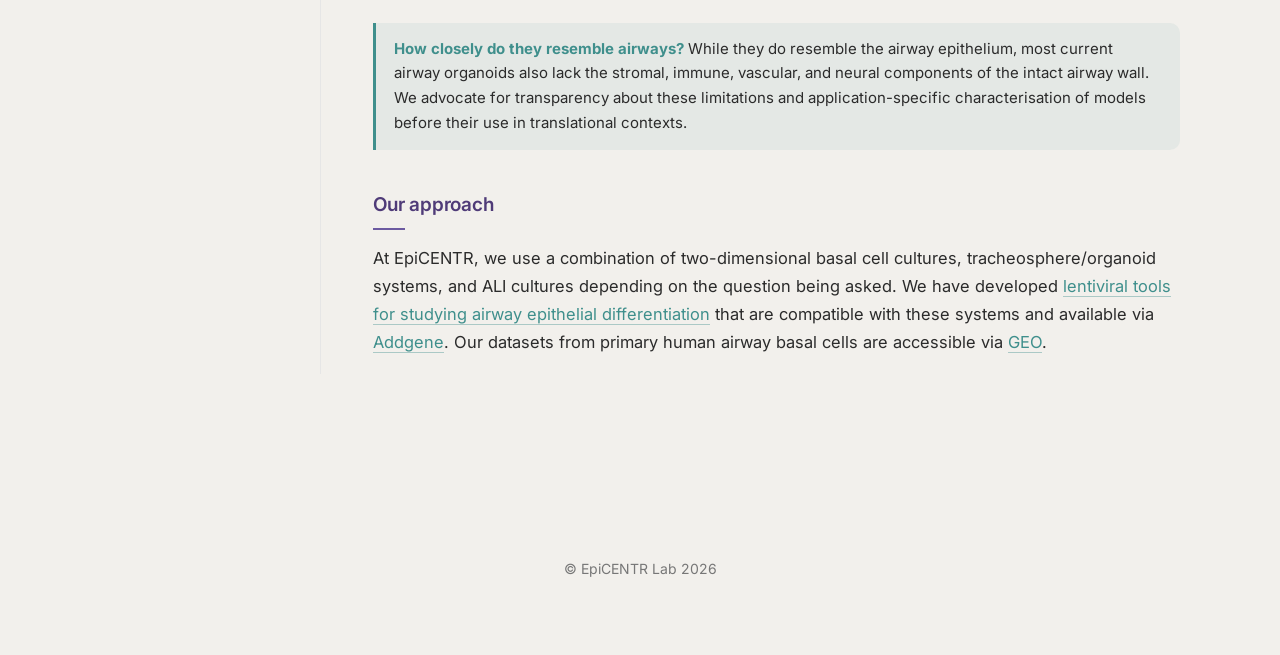
<file: airway-organoids.html>
<!DOCTYPE html>
<html lang="en">
<head>
  <meta charset="UTF-8" />
  <meta name="viewport" content="width=device-width, initial-scale=1.0" />
  <title>Airway Organoids and In Vitro Lung Models | EpiCENTR Lab, UCL</title>
  <meta name="description" content="Airway organoids and air-liquid interface cultures are powerful tools for studying the respiratory epithelium. Learn how these human cell models are built, what questions they can address, and what their limitations are." />
  <link rel="canonical" href="https://www.epicentrlab.org/airway-organoids.html" />
  <link rel="icon" type="image/png" href="favicon.png">
  <link rel="preconnect" href="https://fonts.googleapis.com">
  <link rel="preconnect" href="https://fonts.gstatic.com" crossorigin>
  <link href="https://fonts.googleapis.com/css2?family=Inter:wght@300;400;500;600&display=swap" rel="stylesheet">
  <link rel="stylesheet" href="styles.css" />

  <script async src="https://www.googletagmanager.com/gtag/js?id=G-RSZGBZY37P"></script>
  <script>
    window.dataLayer = window.dataLayer || [];
    function gtag(){dataLayer.push(arguments);}
    gtag('js', new Date());
    gtag('config', 'G-RSZGBZY37P');
  </script>
 </head>
<body>

<header class="nav">
  <div class="nav-left">
  <a href="index.html" class="logo-link">
    <img src="favicon.png" alt="EpiCENTR logo" class="logo-icon">
    <span>EpiCENTR Lab</span>
  </a>
</div>
  <nav class="nav-right">
  <a href="index.html#research">Research</a>
  <a href="index.html#people">The Team</a>
  <a href="index.html#publications">Publications</a>
  <a href="index.html#resources">Resources</a>
  <a href="index.html#gallery">Gallery</a>

  <div class="nav-dropdown">
    <a href="information.html">Information</a>
    <div class="dropdown-menu">
      <a href="airway-basal-cells.html">Airway basal cells</a>
      <a href="airway-epithelial-regeneration.html">Airway epithelial regeneration</a>
      <a href="airway-organoids.html">Airway organoids &amp; <i>in vitro</i> models</a>
      <a href="cell-gene-therapy.html">Cell &amp; gene therapy</a>
      <a href="epidermolysis-bullosa.html">Epidermolysis bullosa &amp; the airway</a>
    </div>
  </div>
</nav>
</header>

<div class="info-layout">

  <aside class="info-sidebar">
    <h2>Topics</h2>
    <ul class="sidebar-nav">
      <li><a href="airway-basal-cells.html">Airway basal cells</a></li>
      <li><a href="airway-epithelial-regeneration.html">Airway epithelial regeneration in lung disease</a></li>
      <li><a href="airway-organoids.html">Airway organoids &amp; <i>in vitro</i> models</a></li>
      <li><a href="cell-gene-therapy.html">Cell &amp; gene therapy for airway disease</a></li>
      <li><a href="epidermolysis-bullosa.html">Epidermolysis bullosa &amp; the airway</a></li>
    </ul>
  </aside>

  <main class="info-content">
    <article class="info-panel">

      <div class="info-breadcrumb">
        <a href="index.html">EpiCENTR</a><span>›</span>
        <a href="information.html">Information</a><span>›</span>
        Airway Organoids &amp; <i>In Vitro</i> Models
      </div>

      <img src="info-organoid.jpg" alt="Illustration of airway organoid culture system" class="info-hero-img contain" onerror="this.style.display='none'">

      <h1>Airway organoids &amp; <i>in vitro</i> models of the lung</h1>
      <p class="panel-subtitle">Creating a model of the airway outside the body</p>

      <p>Understanding how the human airway functions — and how it changes in disease — requires models that accurately recapitulate its biology. Animal models have provided important insights, but there are well-recognised differences between rodent and human respiratory biology that limit translation. Human cell models of the airway, including air&#x2013;liquid interface (ALI) cultures and organoids, offer an important alternative.</p>

<h2>Air&#x2013;liquid interface cultures</h2>
<p>The best-established <em>in vitro</em> model of the mucociliary airway epithelium is the air&#x2013;liquid interface culture. In this system, airway basal cells are seeded onto a porous membrane support and submerged in culture medium until they form a confluent monolayer. The medium is then removed from the apical surface, exposing the cells to air. Over the following two to four weeks, this air exposure drives differentiation: basal cells generate ciliated cells and mucosecretory cells, producing a pseudostratified epithelium with mucociliary activity that resembles the human airway <em>in vivo</em>.</p>
<p>ALI cultures can be established from basal cells derived from donors with different disease backgrounds — including cystic fibrosis, COPD or primary ciliary dyskinesia — enabling direct comparison of healthy and diseased epithelia. They are widely used for studies of host&#x2013;pathogen interactions, drug toxicity, and mucociliary function.</p>

<h2>Organoids and tracheospheres</h2>
<p>Three-dimensional organoid cultures provide a complementary approach. When airway basal cells are embedded in an extracellular matrix and cultured in the absence of a supporting surface, they self-organise into spherical structures — variously termed tracheospheres, bronchospheres, or simply airway organoids — that contain basal, ciliated, and secretory cells arranged around a central lumen.</p>
<p>The key advantage of organoid systems is that they capture aspects of the three-dimensional organisation and cell&#x2013;cell interactions of the tissue of origin that are absent in flat, two-dimensional cultures. They are also amenable to quantitative assays — colony formation efficiency, organoid size, and ciliary beat frequency can all be measured systematically — making them well-suited to screens for compounds that modulate basal cell behaviour. We have used this approach to <a href="https://doi.org/10.1242/jcs.263487" target="_blank" rel="noopener noreferrer">identify Wnt signalling pathway activators as pro-proliferative compounds in airway basal cells</a>.</p>

<div class="caveat">
  <strong>How closely do they resemble airways?</strong> While they do resemble the airway epithelium, most current airway organoids also lack the stromal, immune, vascular, and neural components of the intact airway wall. We advocate for transparency about these limitations and application-specific characterisation of models before their use in translational contexts.
</div>

<h2>Our approach</h2>
<p>At EpiCENTR, we use a combination of two-dimensional basal cell cultures, tracheosphere/organoid systems, and ALI cultures depending on the question being asked. We have developed <a href="https://doi.org/10.1152/ajplung.00047.2024" target="_blank" rel="noopener noreferrer">lentiviral tools for studying airway epithelial differentiation</a> that are compatible with these systems and available via <a href="https://www.addgene.org/Rob_Hynds/" target="_blank" rel="noopener noreferrer">Addgene</a>. Our datasets from primary human airway basal cells are accessible via <a href="https://www.ncbi.nlm.nih.gov/gds/?term=Hynds+RE%5BAuthor%5D" target="_blank" rel="noopener noreferrer">GEO</a>.</p>

    </article>
  </main>
</div>

<footer>
  <p>© EpiCENTR Lab 2026</p>
</footer>

</body>
</html>
</file>
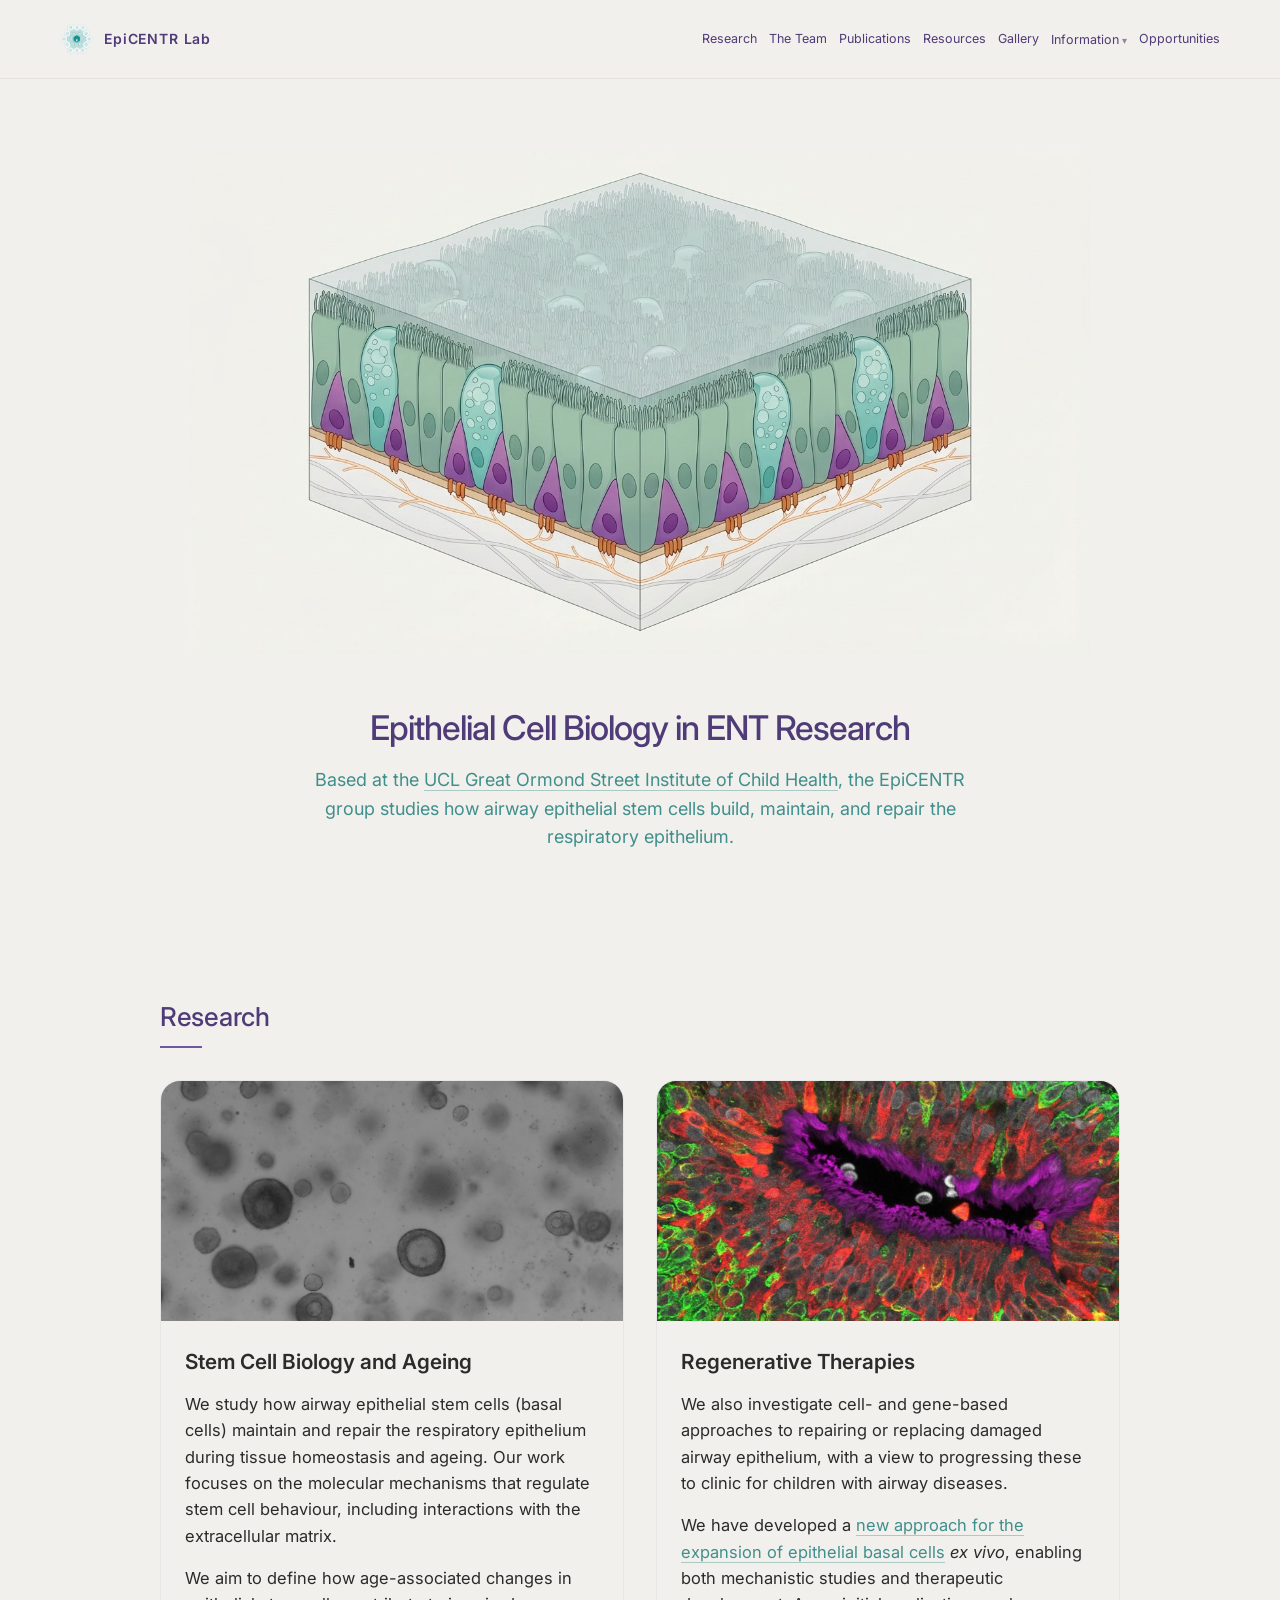
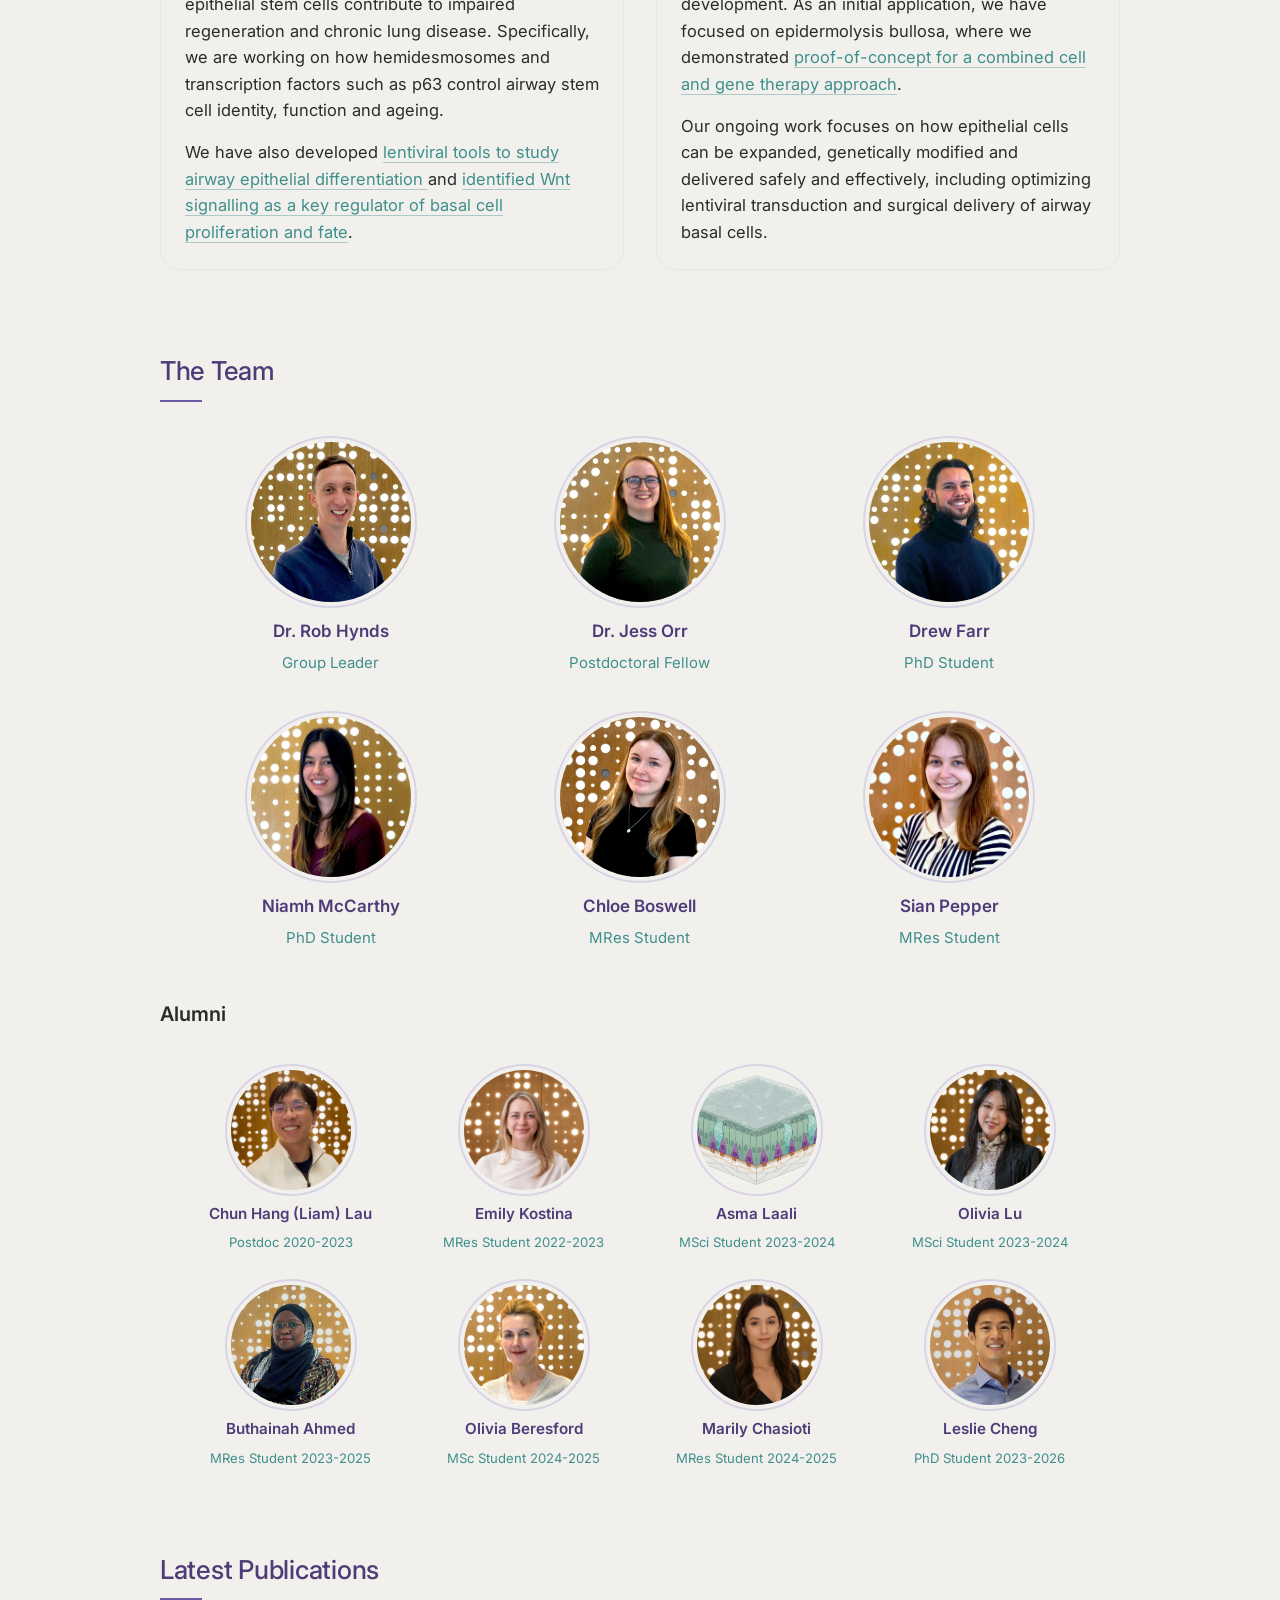
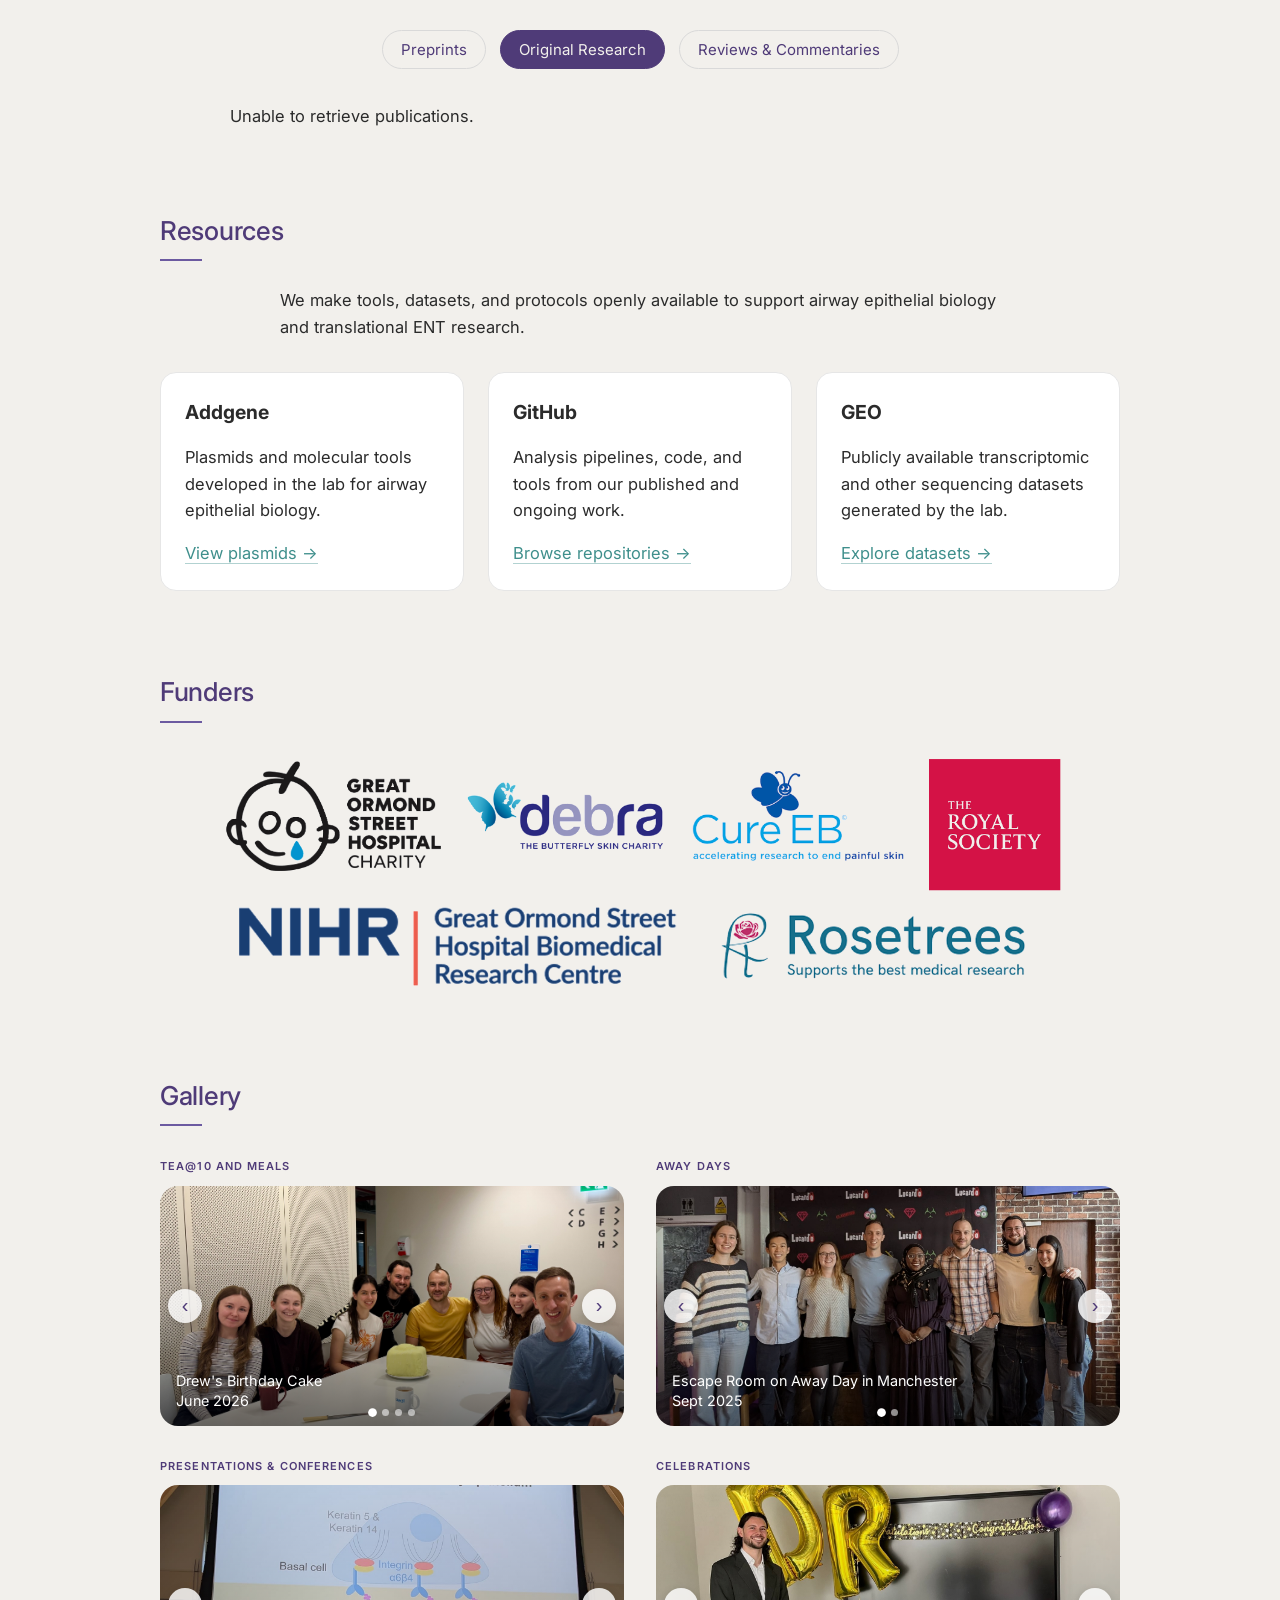
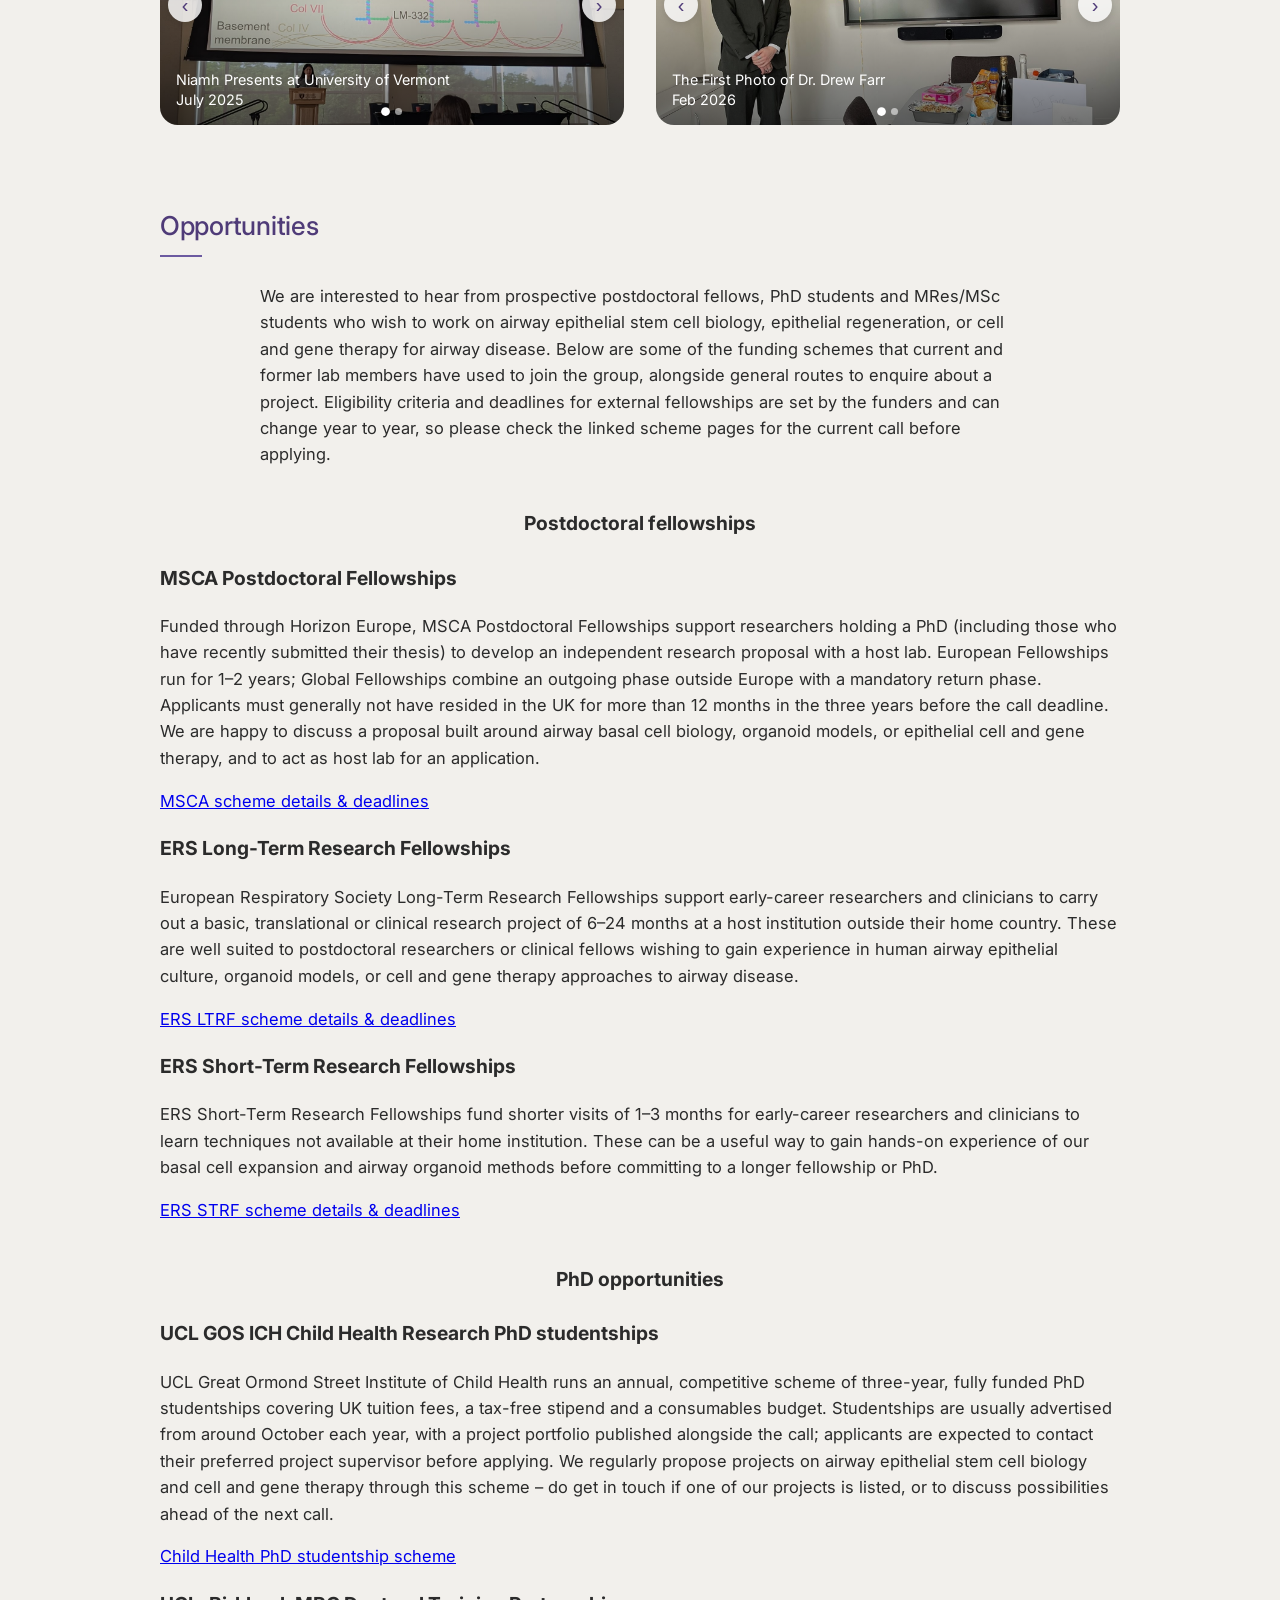
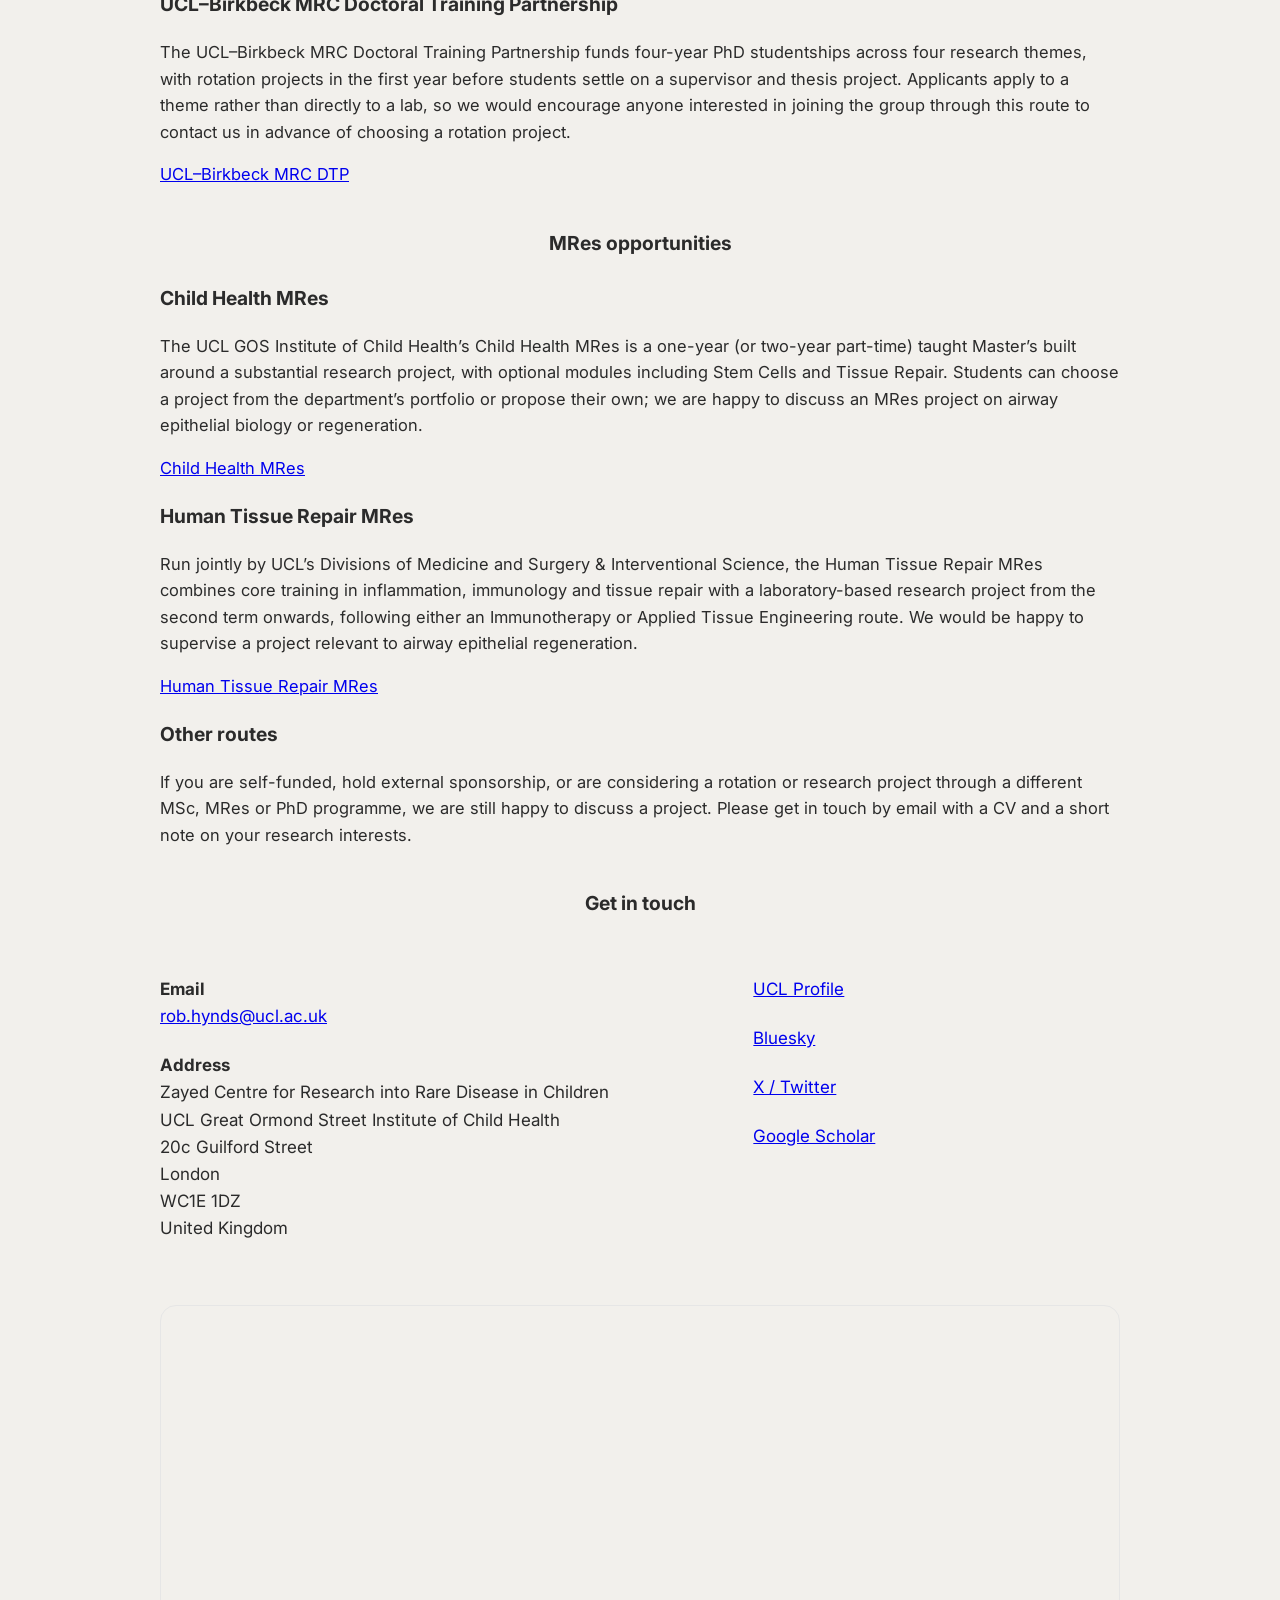
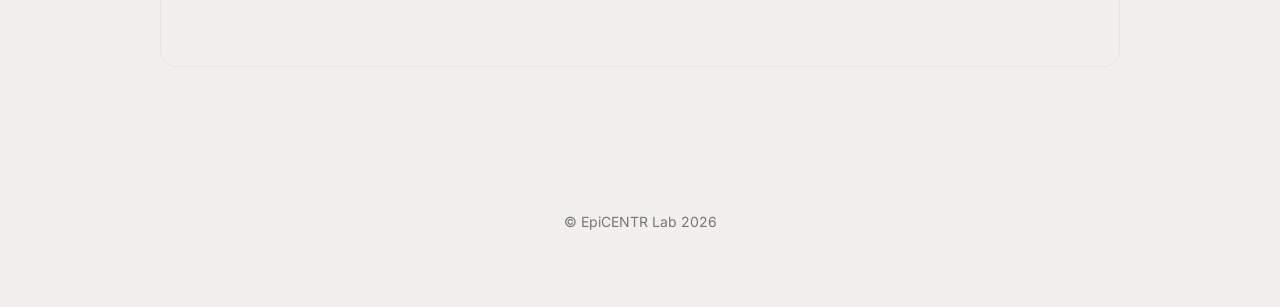
<file: index-3.html>
<!DOCTYPE html>
<html lang="en">
<head>
  <meta charset="UTF-8" />
  <meta name="viewport" content="width=device-width, initial-scale=1.0" />
  <title>EpiCENTR Lab | Airway epithelial stem cells, regeneration, cell and gene therapy</title>
  <link rel="icon" type="image/png" href="favicon.png">
  <link rel="preconnect" href="https://fonts.googleapis.com">
  <link rel="preconnect" href="https://fonts.gstatic.com" crossorigin>
  <link href="https://fonts.googleapis.com/css2?family=Inter:wght@300;400;500;600&display=swap" rel="stylesheet">

  <link rel="stylesheet" href="styles.css" />
  
  <!-- Google tag (gtag.js) -->
<script async src="https://www.googletagmanager.com/gtag/js?id=G-RSZGBZY37P"></script>
<script>
  window.dataLayer = window.dataLayer || [];
  function gtag(){dataLayer.push(arguments);}
  gtag('js', new Date());
  gtag('config', 'G-RSZGBZY37P');
</script>
</head>
 
<body>

<header class="nav">
  <div class="nav-left">
    <a href="#top" class="logo-link">
      <img src="favicon.png" alt="EpiCENTR logo" class="logo-icon">
      <span>EpiCENTR Lab</span>
    </a>
  </div>

  <nav class="nav-right">
    <a href="#research">Research</a>
    <a href="#people">The Team</a>
    <a href="#publications">Publications</a>
    <a href="#resources">Resources</a>
    <a href="#gallery">Gallery</a>

    <div class="nav-dropdown">
      <a href="information.html">Information</a>
      <div class="dropdown-menu">
        <a href="airway-basal-cells.html">Airway basal cells</a>
        <a href="airway-epithelial-regeneration.html">Airway epithelial regeneration</a>
        <a href="airway-organoids.html">Airway organoids &amp; <i>in vitro</i> models</a>
        <a href="cell-gene-therapy.html">Cell &amp; gene therapy</a>
        <a href="epidermolysis-bullosa.html">Epidermolysis bullosa &amp; the airway</a>
      </div>
    </div>
      <a href="#opportunities">Opportunities</a>
  </nav>
</header>
  
<section id="top" class="hero">
  <img
    class="hero-image"
    src="Hero.png"
    alt="Airway epithelium illustration"
  >

  <h1>Epithelial Cell Biology in ENT Research</h1>

  <div class="subtitle">
    <p>
      Based at the 
      <a href="https://www.ucl.ac.uk/population-health-sciences/child-health" target="_blank" rel="noopener noreferrer">
    UCL Great Ormond Street Institute of Child Health</a>, the EpiCENTR group studies how airway epithelial stem cells build, maintain,
      and repair the respiratory epithelium.
    </p>
  </div>
</section>

<section id="research" class="section">
  <h2>Research</h2>

  <div class="research-grid">
    <article class="research-card">
      <img
        src="Organoids.jpg"
        alt="Airway epithelial organoids"
        class="research-image"
      >
      <div class="research-content">
        <h3>Stem Cell Biology and Ageing</h3>
<p>
  We study how airway epithelial stem cells (basal cells) maintain and repair
  the respiratory epithelium during tissue homeostasis and ageing. Our work
  focuses on the molecular mechanisms that regulate stem cell behaviour,
  including interactions with the extracellular matrix.
</p>

<p>
  We aim to define how age-associated changes in epithelial stem cells
  contribute to impaired regeneration and chronic lung disease. Specifically,
  we are working on how hemidesmosomes and transcription factors such as p63 control airway stem cell
  identity, function and ageing.
</p>

<p>
  We have also developed
  <a href="https://doi.org/10.1152/ajplung.00047.2024" target="_blank" rel="noopener noreferrer">
    lentiviral tools to study airway epithelial differentiation
  </a>
  and
  <a href="https://doi.org/10.1242/jcs.263487" target="_blank" rel="noopener noreferrer">
    identified Wnt signalling as a key regulator of basal cell proliferation and fate</a>.
</p>
      </div>
    </article>

    <article class="research-card">
      <img
        src="Airway.jpg"
        alt="Immunofluorescence staining of human airway epithelium"
        class="research-image"
      >
      <div class="research-content">
<h3>Regenerative Therapies</h3>

<p>
  We also investigate cell- and gene-based approaches to repairing or replacing damaged
  airway epithelium, with a view to progressing these to clinic for children with airway diseases.
</p>

<p>
  We have developed a <a href="https://doi.org/10.1101/2025.09.15.675861" target="_blank" rel="noopener noreferrer">
    new approach for the expansion of epithelial basal cells</a> <em>ex vivo</em>, enabling both mechanistic studies and therapeutic development. As an initial application, we have focused on epidermolysis bullosa, where we demonstrated
  <a href="https://doi.org/10.1016/j.ymthe.2024.02.032" target="_blank" rel="noopener noreferrer">
  proof-of-concept for a combined cell and gene therapy approach</a>.
</p>

<p>
  Our ongoing work focuses on how epithelial cells can be expanded, genetically
  modified and delivered safely and effectively, including optimizing lentiviral transduction and surgical delivery of airway basal cells.
</p>
      </div>
    </article>
  </div>
</section>

<section id="people" class="section">
  <h2>The Team</h2>

  <div class="people-grid">
    <div class="person-card">
      <a href="https://profiles.ucl.ac.uk/36395-rob-hynds" target="_blank" rel="noopener noreferrer" class="person-link">
  <div class="person-photo-wrap">
    <img src="RobHynds.jpg" alt="Rob Hynds" class="person-photo">
    <div class="person-overlay">Click for UCL Profile</div>
  </div>
  <p class="person-name">Dr. Rob Hynds</p>
</a>
    <p class="person-role">Group Leader</p>
  </div>
   
    <div class="person-card">
      <a href="https://profiles.ucl.ac.uk/83585-jess-orr" target="_blank" rel="noopener noreferrer" class="person-link">
      <div class="person-photo-wrap"> 
      <img src="Jess.JPG" alt="Jess Orr" class="person-photo">
      <div class="person-overlay">Click for UCL Profile</div>
      </div>
      <p class="person-name">Dr. Jess Orr</p>
    </a>
    <p class="person-role">Postdoctoral Fellow</p>
  </div>

    <div class="person-card">
      <a href="https://profiles.ucl.ac.uk/91597-drew-farr" target="_blank" rel="noopener noreferrer" class="person-link">
      <div class="person-photo-wrap"> 
      <img src="Drew.JPG" alt="Drew Farr" class="person-photo">
      <div class="person-overlay">Click for UCL Profile</div>
      </div>
      <p class="person-name">Drew Farr</p>
    </a>
    <p class="person-role">PhD Student</p>
  </div>
      
    <div class="person-card">
      <a href="https://profiles.ucl.ac.uk/100515-niamh-mccarthy" target="_blank" rel="noopener noreferrer" class="person-link">
      <div class="person-photo-wrap"> 
      <img src="Niamh.JPG" alt="Niamh McCarthy" class="person-photo">
      <div class="person-overlay">Click for UCL Profile</div>
      </div>
      <p class="person-name">Niamh McCarthy</p>
    </a>
    <p class="person-role">PhD Student</p>
  </div>

    <div class="person-card">
  <div class="person-photo-wrap">
    <img src="Chloe.JPG" alt="Chloe Boswell" class="person-photo">
  </div>
  <p class="person-name">Chloe Boswell</p>
  <p class="person-role">MRes Student</p>
</div>

    <div class="person-card">
  <div class="person-photo-wrap">
    <img src="Sian.JPG" alt="Sian Pepper" class="person-photo">
  </div>
  <p class="person-name">Sian Pepper</p>
  <p class="person-role">MRes Student</p>
</div>
  </div>

  <div class="team-subsection">
    <h3>Alumni</h3>

    <div class="people-grid alumni-grid">
      
      <div class="person-card alumni-card" data-destination="Industry @ Advent Bioservices">
        <div class="alumni-photo-wrap">
          <img src="Liam.png" alt="Chun Hang (Liam) Lau" class="person-photo alumni-photo">
          <div class="alumni-destination">Industry @ Advent Bioservices</div>
        </div>
        <p class="person-name alumni-name">Chun Hang (Liam) Lau</p>
        <p class="person-role alumni-role">Postdoc 2020-2023</p>
      </div>

      <div class="person-card alumni-card" data-destination="Distinction, PhD @ The Francis Crick Institute">
        <div class="alumni-photo-wrap">
          <img src="Emily.png" alt="Emily Kostina" class="person-photo alumni-photo">
          <div class="alumni-destination">Distinction, PhD @ The Francis Crick Institute</div>
        </div>
        <p class="person-name alumni-name">Emily Kostina</p>
        <p class="person-role alumni-role">MRes Student 2022-2023</p>
      </div>

      <div class="person-card alumni-card" data-destination="">
        <div class="alumni-photo-wrap">
          <img src="Hero.png" alt="Asma Laali" class="person-photo alumni-photo">
          <div class="alumni-destination"></div>
        </div>
        <p class="person-name alumni-name">Asma Laali</p>
        <p class="person-role alumni-role">MSci Student 2023-2024</p>
      </div>

      <div class="person-card alumni-card" data-destination="Distinction, PhD @ University of Cambridge">
        <div class="alumni-photo-wrap">
          <img src="Liv.png" alt="Olivia Lu" class="person-photo alumni-photo">
          <div class="alumni-destination">Distinction, PhD @ University of Cambridge</div>
        </div>
        <p class="person-name alumni-name">Olivia Lu</p>
        <p class="person-role alumni-role">MSci Student 2023-2024</p>
      </div>
        
        <div class="person-card alumni-card" data-destination="Distinction, Dean's List, ISOSS (UCL)">
        <div class="alumni-photo-wrap">
          <img src="Buthainah.JPG" alt="Buthainah Ahmed" class="person-photo alumni-photo">
          <div class="alumni-destination">Distinction, Dean's List, ISOSS (UCL)</div>
        </div>
        <p class="person-name alumni-name">Buthainah Ahmed</p>
        <p class="person-role alumni-role">MRes Student 2023-2025</p>
      </div>

       <div class="person-card alumni-card" data-destination="Clinical Practice & Industry">
        <div class="alumni-photo-wrap">
          <img src="OliviaB.JPG" alt="Dr. Olivia Beresford" class="person-photo alumni-photo">
          <div class="alumni-destination">Clinical Practice & Industry</div>
        </div>
        <p class="person-name alumni-name">Olivia Beresford</p>
        <p class="person-role alumni-role">MSc Student 2024-2025</p>
      </div>

       <div class="person-card alumni-card" data-destination="Distinction, Dean's List, PhD @ Imperial College London">
        <div class="alumni-photo-wrap">
          <img src="Marily.png" alt="Marily Chasioti" class="person-photo alumni-photo">
          <div class="alumni-destination">Distinction, Dean's List, PhD @ Imperial College London</div>
        </div>
        <p class="person-name alumni-name">Marily Chasioti</p>
        <p class="person-role alumni-role">MRes Student 2024-2025</p>
      </div>

      <div class="person-card alumni-card" data-destination="Completing Clinical Training">
        <div class="alumni-photo-wrap">
          <img src="Leslie.JPG" alt="Dr. Leslie Cheng" class="person-photo alumni-photo">
          <div class="alumni-destination">Completing Clinical Training</div>
        </div>
        <p class="person-name alumni-name">Leslie Cheng</p>
        <p class="person-role alumni-role">PhD Student 2023-2026</p>
      </div>
    </div>
  </div>
</section>

<section id="publications" class="section">
  <h2>Latest Publications</h2>

  <div class="pub-tabs">
    <button class="pub-tab" data-tab="preprints" type="button">Preprints</button>
    <button class="pub-tab active" data-tab="research" type="button">Original Research</button>
    <button class="pub-tab" data-tab="reviews" type="button">Reviews &amp; Commentaries</button>
  </div>

  <!-- PREPRINTS -->
  <div id="pubmed-preprints" class="pub-panel">
    <div class="pub-feed">

      <article class="pub-card">
        <div class="pub-row">
          <div class="pub-text">
            <p class="pub-title">
              <a href="https://doi.org/10.1101/2025.12.17.694989" target="_blank" rel="noopener noreferrer">
                Podoplanin expression identifies human airway basal cells with higher progenitor cell potential
              </a>
            </p>
            <p class="pub-journal">bioRxiv</p>
          </div>
          <div class="pub-year">2025</div>
        </div>
      </article>

      <article class="pub-card">
        <div class="pub-row">
          <div class="pub-text">
            <p class="pub-title">
              <a href="https://doi.org/10.1101/2025.10.13.682115" target="_blank" rel="noopener noreferrer">
                Neutrophil myeloperoxidase as a functional biomarker for RSV severity: implications for in vitro therapeutic screening
              </a>
            </p>
            <p class="pub-journal">bioRxiv</p>
          </div>
          <div class="pub-year">2025</div>
        </div>
      </article>

      <article class="pub-card">
        <div class="pub-row">
          <div class="pub-text">
            <p class="pub-title">
              <a href="https://doi.org/10.1101/2025.09.15.675861" target="_blank" rel="noopener noreferrer">
                WS6 enables scalable ex vivo expansion and gene editing of human basal epithelial cells
              </a>
            </p>
            <p class="pub-journal">bioRxiv</p>
          </div>
          <div class="pub-year">2025</div>
        </div>
      </article>

      <article class="pub-card">
        <div class="pub-row">
          <div class="pub-text">
            <p class="pub-title">
              <a href="https://doi.org/10.1101/2025.03.28.645652" target="_blank" rel="noopener noreferrer">
                Donor-derived airway ALI model for high-throughput screening of antiviral combinations with concurrent analysis of antiviral efficacy and epithelial toxicity using ciliR
              </a>
            </p>
            <p class="pub-journal">bioRxiv</p>
          </div>
          <div class="pub-year">2025</div>
        </div>
      </article>

    </div>
  </div>

  <!-- RESEARCH -->
  <div id="pubmed-research" class="pub-panel active">
    <div class="pub-feed">
      <p class="pub-loading">Loading publications...</p>
    </div>
  </div>

  <!-- REVIEWS -->
  <div id="pubmed-reviews" class="pub-panel">
    <div class="pub-feed">
      <p class="pub-loading">Loading publications...</p>
    </div>
  </div>
</section>

<style>
  .pub-panel {
    display: none;
  }

  .pub-panel.active {
    display: block;
  }

  .pub-row {
    display: flex;
    align-items: flex-start;
    justify-content: space-between;
    gap: 1rem;
  }

  .pub-text {
    flex: 1 1 auto;
    min-width: 0;
  }

  .pub-year {
    flex: 0 0 4rem;
    text-align: right;
    white-space: nowrap;
  }

  .pub-title,
  .pub-journal {
    margin: 0;
  }

  .pub-title a {
    display: inline;
  }
</style>

<script>
(function () {
  const authorQuery = '(Hynds RE[au] OR Hynds Robert E[au] OR Hynds Rob E[au])';
  const researchQuery = authorQuery + ' NOT (Review[pt] OR Comment[pt] OR Editorial[pt])' +
  ' NOT (correction[ti] OR corrigendum[ti] OR erratum[ti])' +
  ' AND (airway[tiab] OR airways[tiab] OR respiratory[tiab] OR bronchial[tiab] OR tracheal[tiab] OR nasal[tiab] OR sinonasal[tiab] OR nasopharyngeal[tiab] OR laryngeal[tiab] OR "upper airway"[tiab] OR "Respiratory Mucosa"[mh] OR (airway[tiab] AND epitheli*[tiab]))' +
  ' AND (epithelium[tiab] OR epithelial[tiab] OR epitheli*[tiab] OR basal cell*[tiab] OR stem cell*[tiab] OR progenitor*[tiab] OR ciliated[tiab] OR cilia[tiab] OR mucociliary[tiab] OR goblet[tiab] OR "Epithelial Cells"[mh])';
  const reviewQuery = authorQuery + ' AND (Review[pt] OR Comment[pt] OR Editorial[pt])';
  const panelQueries = {
    "pubmed-research": researchQuery,
    "pubmed-reviews": reviewQuery
  };

  const loadedPanels = new Set();
  const pendingPanels = new Map();

  function firstTextByTag(parent, tagName) {
    const els = parent.getElementsByTagName(tagName);
    return els.length ? els[0].textContent.trim() : "";
  }

  function escapeHtml(str) {
    return String(str)
      .replace(/&/g, "&amp;")
      .replace(/</g, "&lt;")
      .replace(/>/g, "&gt;")
      .replace(/"/g, "&quot;")
      .replace(/'/g, "&#39;");
  }

  function normalizeJournalTitle(journal) {
    if (!journal) return "";

    const key = journal.trim();
    const lower = key.toLowerCase();

    const overrides = {
      "erj open research": "ERJ Open Research",
      "journal of cell science": "Journal of Cell Science",
      "open biology": "Open Biology",
      "american journal of physiology. lung cellular and molecular physiology": "American Journal of Physiology (Lung Cellular and Molecular Physiology)",
      "frontiers in pharmacology": "Frontiers in Pharmacology",
      "american journal of respiratory cell and molecular biology": "American Journal of Respiratory Cell and Molecular Biology",
      "biology open": "Biology Open",
      "cytotherapy": "Cytotherapy",
      "science advances": "Science Advances",
      "european respiratory journal": "European Respiratory Journal",
      "nature communications": "Nature Communications",
      "journal of cystic fibrosis : official journal of the european cystic fibrosis society": "Journal of Cystic Fibrosis",
      "molecular therapy : the journal of the american society of gene therapy": "Molecular Therapy",
      "science immunology": "Science Immunology",
      "nature microbiology": "Nature Microbiology"
    };

    return overrides[lower] || key;
  }

  function getYear(articleNode) {
    const pubDateNodes = articleNode.getElementsByTagName("PubDate");
    for (const pubDate of pubDateNodes) {
      const year = firstTextByTag(pubDate, "Year");
      if (year) return year;

      const medlineDate = firstTextByTag(pubDate, "MedlineDate");
      const match = medlineDate.match(/\b\d{4}\b/);
      if (match) return match[0];
    }

    const articleDateNodes = articleNode.getElementsByTagName("ArticleDate");
    for (const articleDate of articleDateNodes) {
      const year = firstTextByTag(articleDate, "Year");
      if (year) return year;
    }

    return "";
  }

  function parsePubmedXml(xmlText) {
    const parser = new DOMParser();
    const xmlDoc = parser.parseFromString(xmlText, "text/xml");

    if (xmlDoc.getElementsByTagName("parsererror").length) {
      throw new Error("Invalid XML returned by PubMed");
    }

    const articleNodes = Array.from(xmlDoc.getElementsByTagName("PubmedArticle"));

    return articleNodes.map(function (articleNode) {
      const pmid = firstTextByTag(articleNode, "PMID");

      const articleTitleNodes = articleNode.getElementsByTagName("ArticleTitle");
      const title = articleTitleNodes.length
        ? articleTitleNodes[0].textContent.trim()
        : "";

      let journal = "";
      const journalNodes = articleNode.getElementsByTagName("Journal");
      if (journalNodes.length) {
        journal = firstTextByTag(journalNodes[0], "Title");
      }

      journal = normalizeJournalTitle(journal);

      return {
        uid: pmid,
        title: title,
        journal: journal,
        year: getYear(articleNode)
      };
    });
  }

  function renderArticles(feedEl, articles) {
    if (!articles.length) {
      feedEl.innerHTML = "<p>No publications found.</p>";
      return;
    }

    feedEl.innerHTML = articles.map(function (article) {
      const link = "https://pubmed.ncbi.nlm.nih.gov/" + article.uid + "/";

      return `
        <article class="pub-card">
          <div class="pub-row">
            <div class="pub-text">
              <p class="pub-title">
                <a href="${link}" target="_blank" rel="noopener noreferrer">${escapeHtml(article.title || "")}</a>
              </p>
              <p class="pub-journal">${escapeHtml(article.journal || "")}</p>
            </div>
            <div class="pub-year">${escapeHtml(article.year || "")}</div>
          </div>
        </article>
      `;
    }).join("");
  }

  function delay(ms) {
    return new Promise(resolve => setTimeout(resolve, ms));
  }

  async function fetchWithRetry(url, options, retries) {
    let lastError;

    for (let attempt = 0; attempt <= retries; attempt++) {
      try {
        const response = await fetch(url, options);
        if (!response.ok) {
          throw new Error("Request failed: " + response.status);
        }
        return response;
      } catch (err) {
        lastError = err;
        if (attempt < retries) {
          await delay(700 * (attempt + 1));
        }
      }
    }

    throw lastError;
  }

  async function loadPubMedFeed(query, panelId) {
    if (loadedPanels.has(panelId)) return;
    if (pendingPanels.has(panelId)) return pendingPanels.get(panelId);

    const feedEl = document.querySelector("#" + panelId + " .pub-feed");
    if (!feedEl) return;

    feedEl.innerHTML = "<p>Loading publications...</p>";

    const loadPromise = (async function () {
      const searchParams = new URLSearchParams({
        db: "pubmed",
        retmode: "json",
        sort: "pub date",
        retmax: "6",
        term: query,
        tool: "epicentr_site",
        api_key: "790a0ffc975d30c98459f1bcc01bccddc409"
      });

      const searchUrl = "https://eutils.ncbi.nlm.nih.gov/entrez/eutils/esearch.fcgi?" + searchParams.toString();
      const searchResponse = await fetchWithRetry(searchUrl, {}, 2);
      const searchData = await searchResponse.json();
      const ids = searchData?.esearchresult?.idlist || [];

      if (!ids.length) {
        feedEl.innerHTML = "<p>No publications found.</p>";
        loadedPanels.add(panelId);
        return;
      }

      await delay(200);

      const fetchParams = new URLSearchParams({
        db: "pubmed",
        id: ids.join(","),
        retmode: "xml",
        tool: "epicentr_site",
        email: "robhynds@gmail.com",
        api_key: "790a0ffc975d30c98459f1bcc01bccddc409"
      });

      const fetchUrl = "https://eutils.ncbi.nlm.nih.gov/entrez/eutils/efetch.fcgi?" + fetchParams.toString();
      const fetchResponse = await fetchWithRetry(fetchUrl, {}, 2);
      const xmlText = await fetchResponse.text();
      const articles = parsePubmedXml(xmlText);

      const articleMap = new Map(articles.map(a => [a.uid, a]));
      const orderedArticles = ids.map(id => articleMap.get(id)).filter(Boolean);

      renderArticles(feedEl, orderedArticles);
      loadedPanels.add(panelId);
    })();

    pendingPanels.set(panelId, loadPromise);

    try {
      await loadPromise;
    } catch (err) {
      console.error("PubMed feed error:", err);
      feedEl.innerHTML = "<p>Unable to retrieve publications.</p>";
    } finally {
      pendingPanels.delete(panelId);
    }
  }

  function activateTab(tabName) {
    document.querySelectorAll(".pub-tab").forEach(function (b) {
      b.classList.remove("active");
    });

    document.querySelectorAll(".pub-panel").forEach(function (panel) {
      panel.classList.remove("active");
    });

    const button = document.querySelector('.pub-tab[data-tab="' + tabName + '"]');
    const panel = document.getElementById("pubmed-" + tabName);

    if (button) button.classList.add("active");
    if (panel) panel.classList.add("active");

    const panelId = "pubmed-" + tabName;
    const query = panelQueries[panelId];
    if (query) {
      loadPubMedFeed(query, panelId);
    }
  }

  document.querySelectorAll(".pub-tab").forEach(function (button) {
    button.addEventListener("click", function () {
      activateTab(button.dataset.tab);
    });
  });

  const activeButton = document.querySelector(".pub-tab.active");
  const defaultTab = activeButton ? activeButton.dataset.tab : "research";
  activateTab(defaultTab);
})();
</script>

<section id="resources" class="section">
  <h2>Resources</h2>

  <div class="resources-intro">
    <p>
      We make tools, datasets, and protocols openly available to support airway
      epithelial biology and translational ENT research.
    </p>
  </div>

  <div class="resources-grid">
    <article class="resource-card">
      <h3>Addgene</h3>
      <p>
        Plasmids and molecular tools developed in the lab for airway epithelial
        biology.
      </p>
      <a
        href="https://www.addgene.org/Rob_Hynds/"
        target="_blank"
        rel="noopener noreferrer"
        class="resource-link"
      >
        View plasmids →
      </a>
    </article>

    <article class="resource-card">
      <h3>GitHub</h3>
      <p>
        Analysis pipelines, code, and tools from our
        published and ongoing work.
      </p>
      <a
        href="https://github.com/EpiCENTR-Lab/"
        target="_blank"
        rel="noopener noreferrer"
        class="resource-link"
      >
        Browse repositories →
      </a>
    </article>

    <article class="resource-card">
      <h3>GEO</h3>
      <p>
        Publicly available transcriptomic and other sequencing datasets generated
        by the lab.
      </p>
      <a
        href="https://www.ncbi.nlm.nih.gov/gds/?term=Hynds+RE%5BAuthor%5D"
        target="_blank"
        rel="noopener noreferrer"
        class="resource-link"
      >
        Explore datasets →
      </a>
    </article>
  </div>
</section>

  <section id="funders" class="section">
  <h2>Funders</h2>
  <img
    src="EpiCENTR_Funders.png"
    alt="EpiCENTR funders: Great Ormond Street Hospital Charity, DEBRA, Cure EB, The Royal Society, NIHR Great Ormond Street Hospital Biomedical Research Centre, Rosetrees Trust"
    style="width:100%; max-width:860px; display:block; margin:0 auto;"
  >
</section>
  
 <section id="gallery" class="section">
  <h2>Gallery</h2>
 
  <div class="gallery-cat-grid">
 
    <!-- ── Christmas ── -->
    <div class="gallery-cat" data-category="Tea@10 and Meals">
      <h3 class="gallery-cat-title">Tea@10 and Meals</h3>
      <div class="gallery-carousel">
        <div class="carousel-track">

          <div class="carousel-slide">
            <div class="gallery-photo-wrap">
              <img src="FrenchFancy.jpg" alt="EpiCENTR team celebrating Drew's birthday" class="gallery-photo">
              <div class="gallery-overlay"><span>Drew's Birthday Cake<br>June 2026</span></div>
            </div>
          </div>
          
          <div class="carousel-slide">
            <div class="gallery-photo-wrap">
              <img src="Christmas2025.jpg" alt="EpiCENTR team at Christmas Meal 2025" class="gallery-photo">
              <div class="gallery-overlay"><span>Christmas Meal<br>Dec 2025</span></div>
            </div>
          </div>
 
          <div class="carousel-slide">
            <div class="gallery-photo-wrap">
              <img src="Christmas2023.jpg" alt="EpiCENTR team at Christmas Meal 2023" class="gallery-photo">
              <div class="gallery-overlay"><span>Christmas Meal<br>Dec 2023</span></div>
            </div>
          </div>
 
          <div class="carousel-slide">
            <div class="gallery-photo-wrap">
              <img src="Christmas2022.jpg" alt="EpiCENTR team at Christmas Meal 2022" class="gallery-photo">
              <div class="gallery-overlay"><span>Christmas Meal<br>Dec 2022</span></div>
            </div>
          </div>
 
        </div><!-- /.carousel-track -->
 
        <button class="carousel-btn carousel-prev" aria-label="Previous">&#8249;</button>
        <button class="carousel-btn carousel-next" aria-label="Next">&#8250;</button>
        <div class="carousel-dots"></div>
      </div><!-- /.gallery-carousel -->
    </div>
 
    <!-- ── Away Days ── -->
    <div class="gallery-cat" data-category="away-days">
      <h3 class="gallery-cat-title">Away Days</h3>
      <div class="gallery-carousel">
        <div class="carousel-track">
 
          <div class="carousel-slide">
            <div class="gallery-photo-wrap">
              <img src="ManchesterAwayDaySept2025.jpg" alt="EpiCENTR team at Manchester Away Day" class="gallery-photo">
              <div class="gallery-overlay"><span>Escape Room on Away Day in Manchester<br>Sept 2025</span></div>
            </div>
          </div>
 
          <div class="carousel-slide">
            <div class="gallery-photo-wrap">
              <img src="OxfordAwayDayJune2024.jpg" alt="EpiCENTR team photo at Oxford University in 2024" class="gallery-photo">
              <div class="gallery-overlay"><span>Lab Photo at Away Day at St Catherine's College, Oxford<br>June 2024</span></div>
            </div>
          </div>
 
        </div><!-- /.carousel-track -->
 
        <button class="carousel-btn carousel-prev" aria-label="Previous">&#8249;</button>
        <button class="carousel-btn carousel-next" aria-label="Next">&#8250;</button>
        <div class="carousel-dots"></div>
      </div><!-- /.gallery-carousel -->
    </div>
 
    <!-- ── Presentations & Conferences ── -->
    <div class="gallery-cat" data-category="presentations">
      <h3 class="gallery-cat-title">Presentations &amp; Conferences</h3>
      <div class="gallery-carousel">
        <div class="carousel-track">
 
          <div class="carousel-slide">
            <div class="gallery-photo-wrap">
              <img src="NiamhVermont.JPG" alt="Niamh Presents at University of Vermont" class="gallery-photo">
              <div class="gallery-overlay"><span>Niamh Presents at University of Vermont<br>July 2025</span></div>
            </div>
          </div>

          <div class="carousel-slide">
            <div class="gallery-photo-wrap">
              <img src="DrewLSCN.jpg" alt="Drew Presents at the London Stem Cell Network Symposium 2026" class="gallery-photo">
              <div class="gallery-overlay"><span>Drew Presents at the London Stem Cell Network Symposium 2026<br>May 2026</span></div>
            </div>
          </div>
          
        </div><!-- /.carousel-track -->
 
        <button class="carousel-btn carousel-prev" aria-label="Previous">&#8249;</button>
        <button class="carousel-btn carousel-next" aria-label="Next">&#8250;</button>
        <div class="carousel-dots"></div>
      </div><!-- /.gallery-carousel -->
    </div>
 
    <!-- ── Celebrations ── -->
    <div class="gallery-cat" data-category="celebrations">
      <h3 class="gallery-cat-title">Celebrations</h3>
      <div class="gallery-carousel">
        <div class="carousel-track">
 
          <div class="carousel-slide">
            <div class="gallery-photo-wrap">
              <img src="DrewVivaFeb2026.jpg" alt="Drew Farr after his PhD viva" class="gallery-photo">
              <div class="gallery-overlay"><span>The First Photo of Dr. Drew Farr<br>Feb 2026</span></div>
            </div>
          </div>
 
          <div class="carousel-slide">
            <div class="gallery-photo-wrap">
              <img src="JessBSGCTJune2025.jpg" alt="Jess Orr with her BSGCT Fairbairn Award" class="gallery-photo">
              <div class="gallery-overlay"><span>Jess Wins Fairbairn Award @ BSGCT<br>June 2025</span></div>
            </div>
          </div>
 
        </div><!-- /.carousel-track -->
 
        <button class="carousel-btn carousel-prev" aria-label="Previous">&#8249;</button>
        <button class="carousel-btn carousel-next" aria-label="Next">&#8250;</button>
        <div class="carousel-dots"></div>
      </div><!-- /.gallery-carousel -->
    </div>
 
  </div><!-- /.gallery-cat-grid -->
</section>

<script>
(function () {
  document.querySelectorAll('.gallery-carousel').forEach(function (carousel) {
    const track   = carousel.querySelector('.carousel-track');
    const slides  = carousel.querySelectorAll('.carousel-slide');
    const prevBtn = carousel.querySelector('.carousel-prev');
    const nextBtn = carousel.querySelector('.carousel-next');
    const dotsEl  = carousel.querySelector('.carousel-dots');
    const total   = slides.length;
    let current   = 0;
 
    // Mark single-slide carousels so buttons/dots hide via CSS
    if (total <= 1) {
      carousel.setAttribute('data-single', 'true');
      return;
    }
 
    // Build dots
    slides.forEach(function (_, i) {
      const dot = document.createElement('button');
      dot.className = 'carousel-dot' + (i === 0 ? ' active' : '');
      dot.setAttribute('aria-label', 'Go to slide ' + (i + 1));
      dot.addEventListener('click', function () { goTo(i); });
      dotsEl.appendChild(dot);
    });
 
    function goTo(index) {
      current = (index + total) % total;
      track.style.transform = 'translateX(-' + (current * 100) + '%)';
      carousel.querySelectorAll('.carousel-dot').forEach(function (d, i) {
        d.classList.toggle('active', i === current);
      });
    }
 
    prevBtn.addEventListener('click', function () { goTo(current - 1); });
    nextBtn.addEventListener('click', function () { goTo(current + 1); });
 
   // Auto-advance every 4 seconds, staggered by carousel index
    const index = Array.from(document.querySelectorAll('.gallery-carousel')).indexOf(carousel);
    setTimeout(function () {
      setInterval(function () { goTo(current + 1); }, 8000);
    }, index * 1500);
  });
})();
</script>

<section id="opportunities" class="section">
  <div id="contact"></div>
  <h2>Opportunities</h2>

  <div class="opportunities-intro">
    <p>
      We are interested to hear from prospective postdoctoral fellows, PhD students and MRes/MSc students
      who wish to work on airway epithelial stem cell biology, epithelial regeneration, or cell and gene
      therapy for airway disease. Below are some of the funding schemes that current and former lab members
      have used to join the group, alongside general routes to enquire about a project. Eligibility criteria
      and deadlines for external fellowships are set by the funders and can change year to year, so please
      check the linked scheme pages for the current call before applying.
    </p>
  </div>

  <h3 class="opportunities-subheading">Postdoctoral fellowships</h3>

  <div class="opportunities-grid">
    <article class="opportunity-card">
      <h3>MSCA Postdoctoral Fellowships</h3>
      <p>
        Funded through Horizon Europe, MSCA Postdoctoral Fellowships support researchers holding a PhD
        (including those who have recently submitted their thesis) to develop an independent research
        proposal with a host lab. European Fellowships run for 1&ndash;2 years; Global Fellowships combine
        an outgoing phase outside Europe with a mandatory return phase. Applicants must generally not have
        resided in the UK for more than 12 months in the three years before the call deadline. We are happy
        to discuss a proposal built around airway basal cell biology, organoid models, or epithelial cell
        and gene therapy, and to act as host lab for an application.
      </p>
      <a href="https://marie-sklodowska-curie-actions.ec.europa.eu/actions/postdoctoral-fellowships" target="_blank" rel="noopener noreferrer">MSCA scheme details &amp; deadlines</a>
    </article>

    <article class="opportunity-card">
      <h3>ERS Long-Term Research Fellowships</h3>
      <p>
        European Respiratory Society Long-Term Research Fellowships support early-career researchers and
        clinicians to carry out a basic, translational or clinical research project of 6&ndash;24 months at
        a host institution outside their home country. These are well suited to postdoctoral researchers or
        clinical fellows wishing to gain experience in human airway epithelial culture, organoid models, or
        cell and gene therapy approaches to airway disease.
      </p>
      <a href="https://www.ersnet.org/education-and-professional-development/long-term-research-fellowships/" target="_blank" rel="noopener noreferrer">ERS LTRF scheme details &amp; deadlines</a>
    </article>

    <article class="opportunity-card">
      <h3>ERS Short-Term Research Fellowships</h3>
      <p>
        ERS Short-Term Research Fellowships fund shorter visits of 1&ndash;3 months for early-career
        researchers and clinicians to learn techniques not available at their home institution. These can
        be a useful way to gain hands-on experience of our basal cell expansion and airway organoid methods
        before committing to a longer fellowship or PhD.
      </p>
      <a href="https://www.ersnet.org/education-and-professional-development/short-term-research-fellowships/" target="_blank" rel="noopener noreferrer">ERS STRF scheme details &amp; deadlines</a>
    </article>
  </div>

  <h3 class="opportunities-subheading">PhD opportunities</h3>

  <div class="opportunities-grid">
    <article class="opportunity-card">
      <h3>UCL GOS ICH Child Health Research PhD studentships</h3>
      <p>
        UCL Great Ormond Street Institute of Child Health runs an annual, competitive scheme of three-year,
        fully funded PhD studentships covering UK tuition fees, a tax-free stipend and a consumables budget.
        Studentships are usually advertised from around October each year, with a project portfolio published
        alongside the call; applicants are expected to contact their preferred project supervisor before
        applying. We regularly propose projects on airway epithelial stem cell biology and cell and gene
        therapy through this scheme &ndash; do get in touch if one of our projects is listed, or to discuss
        possibilities ahead of the next call.
      </p>
      <a href="https://www.ucl.ac.uk/population-health-sciences/child-health/study/postgraduate-research-degrees/phd-studentships-child-health" target="_blank" rel="noopener noreferrer">Child Health PhD studentship scheme</a>
    </article>

    <article class="opportunity-card">
      <h3>UCL&ndash;Birkbeck MRC Doctoral Training Partnership</h3>
      <p>
        The UCL&ndash;Birkbeck MRC Doctoral Training Partnership funds four-year PhD studentships across
        four research themes, with rotation projects in the first year before students settle on a supervisor
        and thesis project. Applicants apply to a theme rather than directly to a lab, so we would encourage
        anyone interested in joining the group through this route to contact us in advance of choosing a
        rotation project.
      </p>
      <a href="https://www.uclbbk-mrcdtp.ac.uk" target="_blank" rel="noopener noreferrer">UCL&ndash;Birkbeck MRC DTP</a>
    </article>
  </div>

  <h3 class="opportunities-subheading">MRes opportunities</h3>

  <div class="opportunities-grid">
    <article class="opportunity-card">
      <h3>Child Health MRes</h3>
      <p>
        The UCL GOS Institute of Child Health&rsquo;s Child Health MRes is a one-year (or two-year part-time)
        taught Master&rsquo;s built around a substantial research project, with optional modules including
        Stem Cells and Tissue Repair. Students can choose a project from the department&rsquo;s portfolio or
        propose their own; we are happy to discuss an MRes project on airway epithelial biology or
        regeneration.
      </p>
      <a href="https://www.ucl.ac.uk/prospective-students/graduate/taught-degrees/child-health-mres" target="_blank" rel="noopener noreferrer">Child Health MRes</a>
    </article>

    <article class="opportunity-card">
      <h3>Human Tissue Repair MRes</h3>
      <p>
        Run jointly by UCL&rsquo;s Divisions of Medicine and Surgery &amp; Interventional Science, the Human
        Tissue Repair MRes combines core training in inflammation, immunology and tissue repair with a
        laboratory-based research project from the second term onwards, following either an Immunotherapy or
        Applied Tissue Engineering route. We would be happy to supervise a project relevant to airway
        epithelial regeneration.
      </p>
      <a href="https://www.ucl.ac.uk/prospective-students/graduate/taught-degrees/human-tissue-repair-mres" target="_blank" rel="noopener noreferrer">Human Tissue Repair MRes</a>
    </article>

    <article class="opportunity-card opportunity-card--general">
      <h3>Other routes</h3>
      <p>
        If you are self-funded, hold external sponsorship, or are considering a rotation or research project
        through a different MSc, MRes or PhD programme, we are still happy to discuss a project. Please get
        in touch by email with a CV and a short note on your research interests.
      </p>
    </article>
  </div>

  <h3 class="opportunities-subheading">Get in touch</h3>

  <div class="contact-grid">
    <div class="contact-left">
      <p>
        <strong>Email</strong><br>
        <a href="mailto:rob.hynds@ucl.ac.uk">rob.hynds@ucl.ac.uk</a>
      </p>

      <p>
        <strong>Address</strong><br>
        Zayed Centre for Research into Rare Disease in Children<br>
        UCL Great Ormond Street Institute of Child Health<br>
        20c Guilford Street<br>
        London<br> 
        WC1E 1DZ<br>
        United Kingdom
      </p>
    </div>

    <div class="contact-right">
      <p>
        <a href="https://profiles.ucl.ac.uk/36395-rob-hynds" target="_blank" rel="noopener noreferrer">UCL Profile</a>
      </p>

      <p>
        <a href="https://bsky.app/profile/epicentr.bsky.social" target="_blank" rel="noopener noreferrer">Bluesky</a>
      </p>

      <p>
        <a href="https://twitter.com/epicentr_ich" target="_blank" rel="noopener noreferrer">X / Twitter</a>
      </p>

      <p>
        <a href="https://scholar.google.com/citations?hl=en&user=esKBZi8AAAAJ" target="_blank" rel="noopener noreferrer">Google Scholar</a>
      </p>
    </div>
  </div>

  <div class="map-wrap">
    <iframe
      src="https://www.google.com/maps/embed/v1/place?key=YOUR_GOOGLE_MAPS_API_KEY&q=Zayed+Centre+for+Research,20c+Guilford+Street,London+WC1E+1DZ"
      width="100%"
      height="360"
      style="border:0"
      allowfullscreen=""
      loading="lazy"
      referrerpolicy="no-referrer-when-downgrade"
      title="Map showing the location of the EpiCENTR Lab at the Zayed Centre for Research, UCL Great Ormond Street Institute of Child Health">
    </iframe>
  </div>
</section>

<footer>
  <p>© EpiCENTR Lab 2026</p>
</footer>
</body>
</html>
</file>
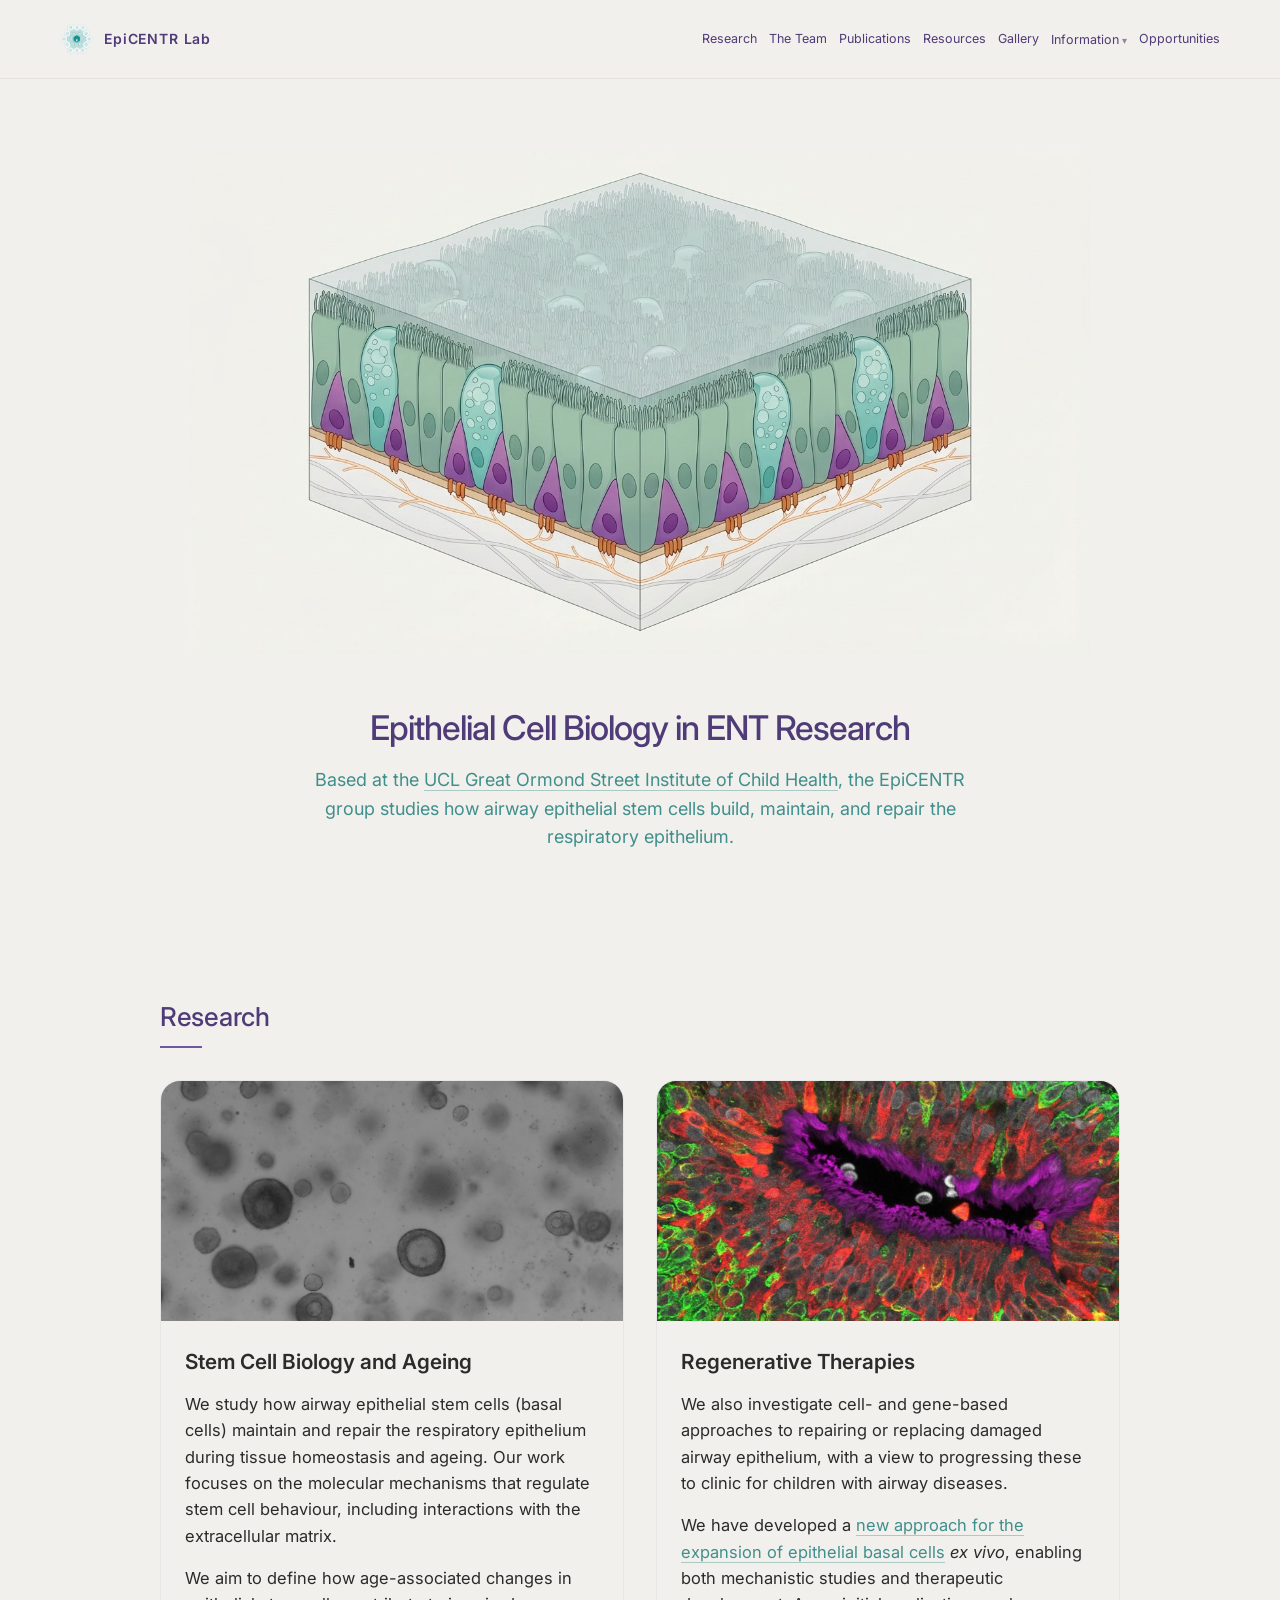
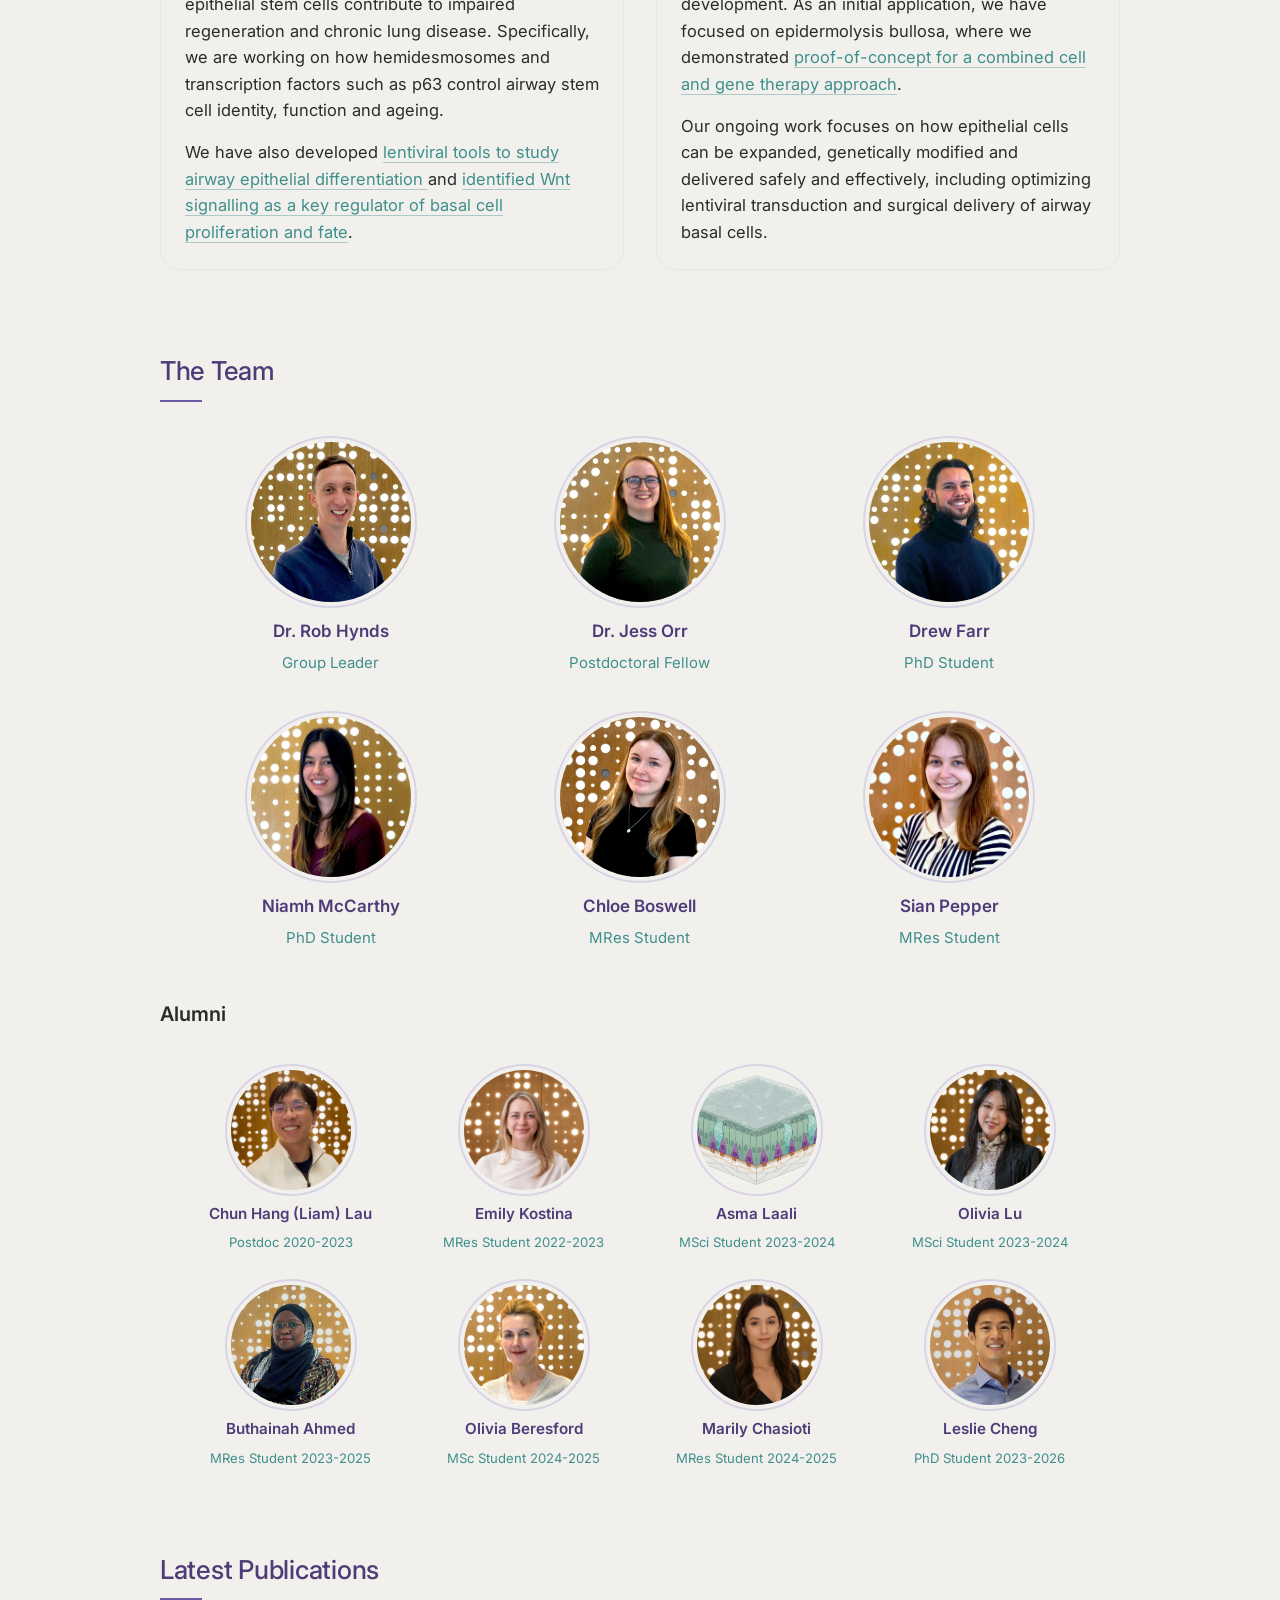
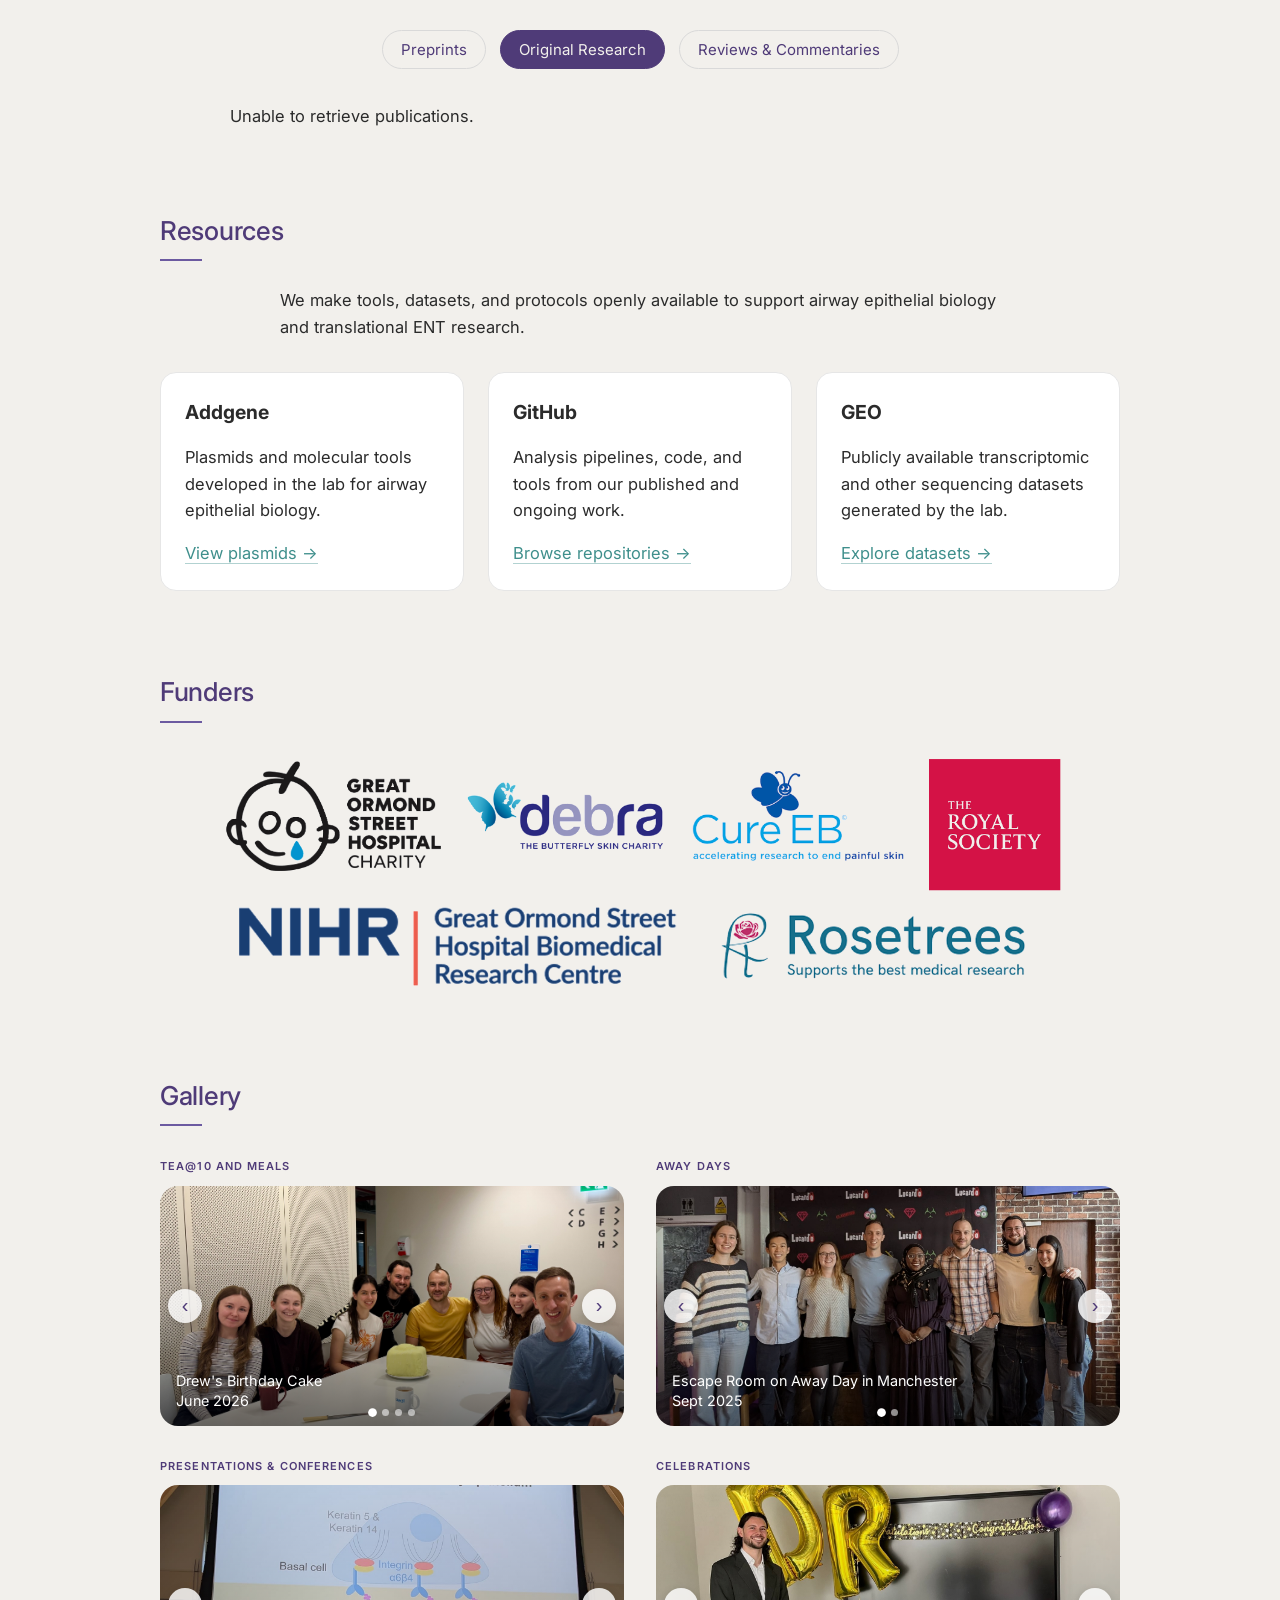
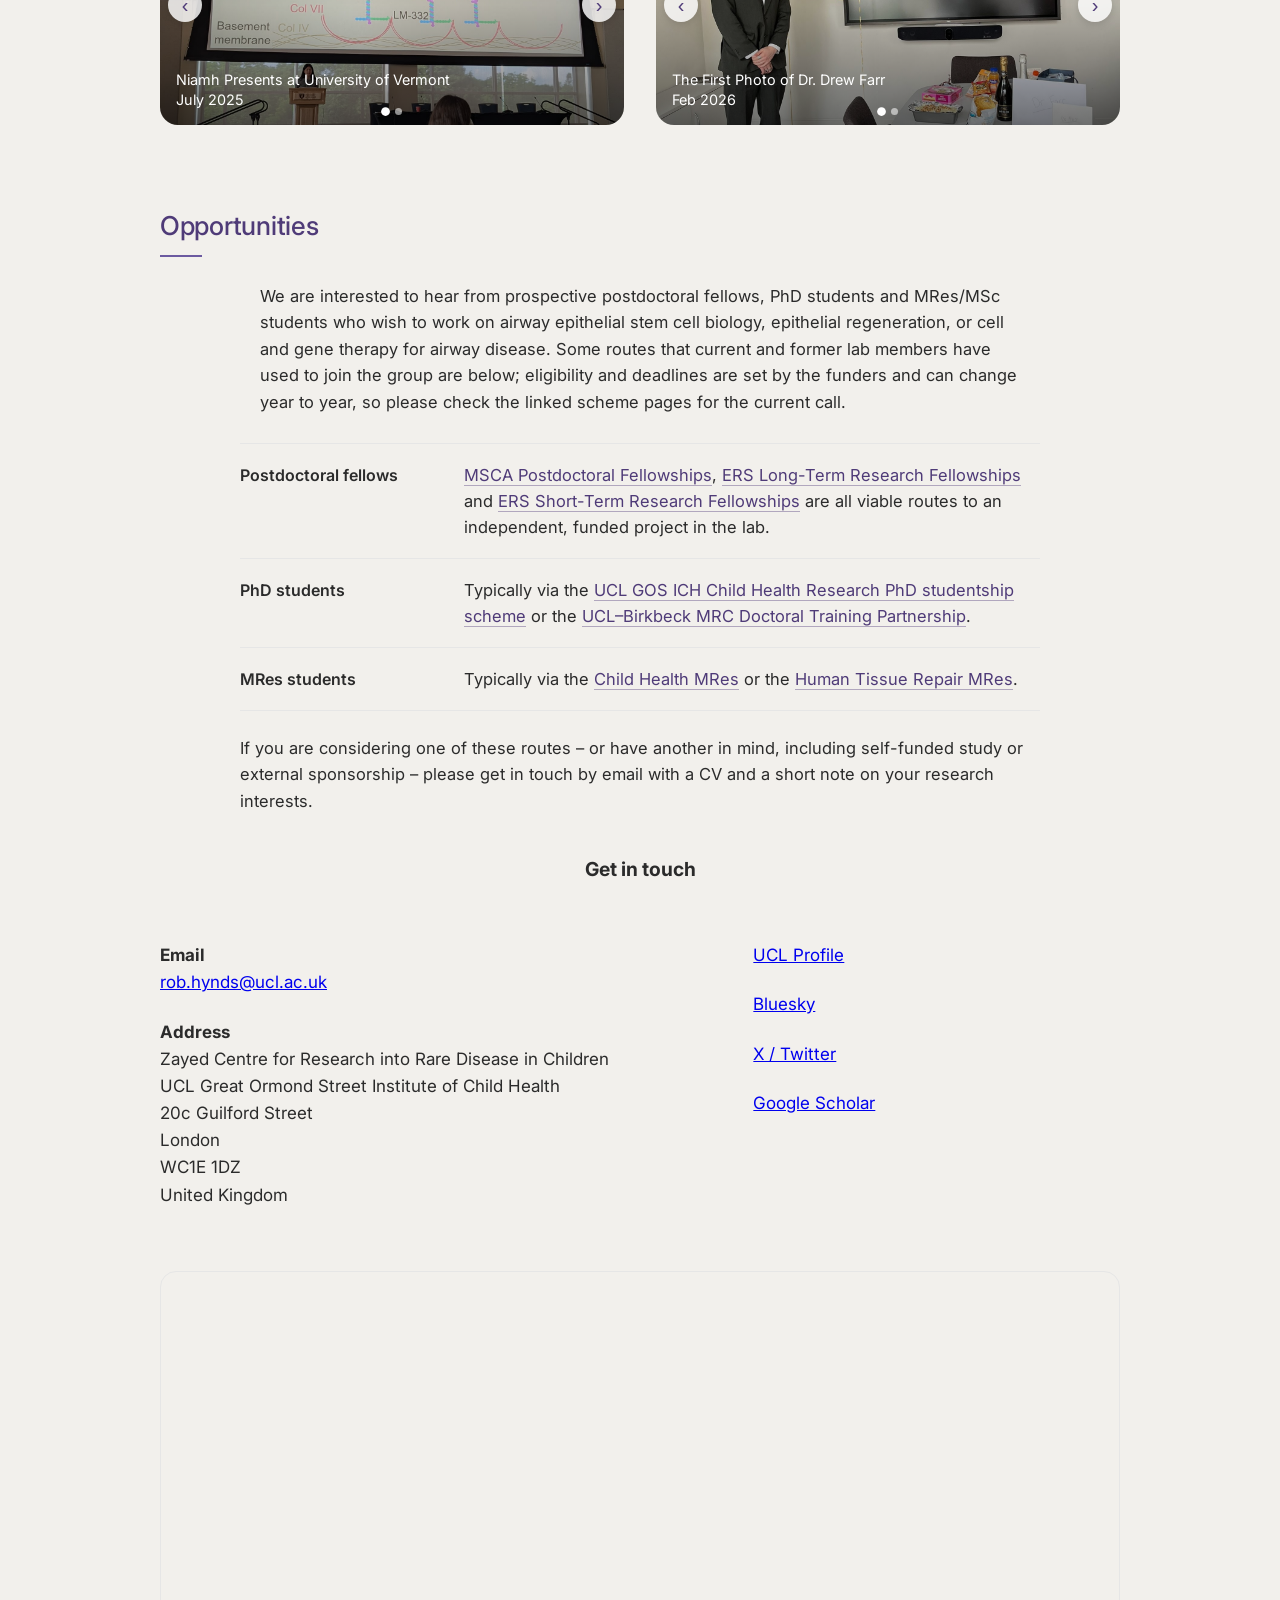
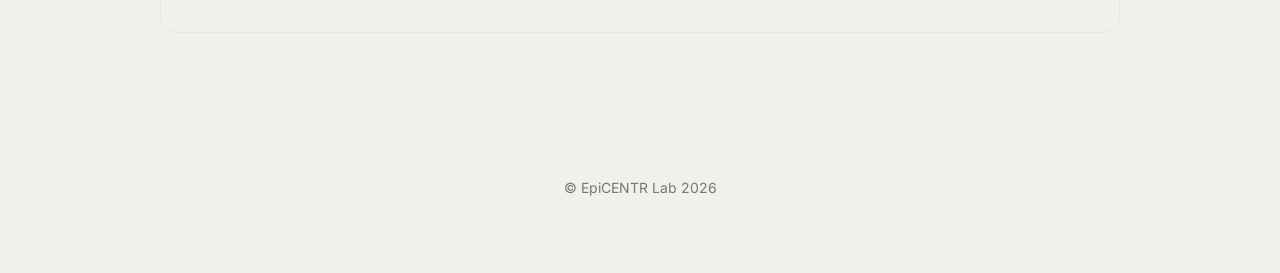
<file: index-4.html>
<!DOCTYPE html>
<html lang="en">
<head>
  <meta charset="UTF-8" />
  <meta name="viewport" content="width=device-width, initial-scale=1.0" />
  <title>EpiCENTR Lab | Airway epithelial stem cells, regeneration, cell and gene therapy</title>
  <link rel="icon" type="image/png" href="favicon.png">
  <link rel="preconnect" href="https://fonts.googleapis.com">
  <link rel="preconnect" href="https://fonts.gstatic.com" crossorigin>
  <link href="https://fonts.googleapis.com/css2?family=Inter:wght@300;400;500;600&display=swap" rel="stylesheet">

  <link rel="stylesheet" href="styles.css" />
  
  <!-- Google tag (gtag.js) -->
<script async src="https://www.googletagmanager.com/gtag/js?id=G-RSZGBZY37P"></script>
<script>
  window.dataLayer = window.dataLayer || [];
  function gtag(){dataLayer.push(arguments);}
  gtag('js', new Date());
  gtag('config', 'G-RSZGBZY37P');
</script>
</head>
 
<body>

<header class="nav">
  <div class="nav-left">
    <a href="#top" class="logo-link">
      <img src="favicon.png" alt="EpiCENTR logo" class="logo-icon">
      <span>EpiCENTR Lab</span>
    </a>
  </div>

  <nav class="nav-right">
    <a href="#research">Research</a>
    <a href="#people">The Team</a>
    <a href="#publications">Publications</a>
    <a href="#resources">Resources</a>
    <a href="#gallery">Gallery</a>

    <div class="nav-dropdown">
      <a href="information.html">Information</a>
      <div class="dropdown-menu">
        <a href="airway-basal-cells.html">Airway basal cells</a>
        <a href="airway-epithelial-regeneration.html">Airway epithelial regeneration</a>
        <a href="airway-organoids.html">Airway organoids &amp; <i>in vitro</i> models</a>
        <a href="cell-gene-therapy.html">Cell &amp; gene therapy</a>
        <a href="epidermolysis-bullosa.html">Epidermolysis bullosa &amp; the airway</a>
      </div>
    </div>
      <a href="#opportunities">Opportunities</a>
  </nav>
</header>
  
<section id="top" class="hero">
  <img
    class="hero-image"
    src="Hero.png"
    alt="Airway epithelium illustration"
  >

  <h1>Epithelial Cell Biology in ENT Research</h1>

  <div class="subtitle">
    <p>
      Based at the 
      <a href="https://www.ucl.ac.uk/population-health-sciences/child-health" target="_blank" rel="noopener noreferrer">
    UCL Great Ormond Street Institute of Child Health</a>, the EpiCENTR group studies how airway epithelial stem cells build, maintain,
      and repair the respiratory epithelium.
    </p>
  </div>
</section>

<section id="research" class="section">
  <h2>Research</h2>

  <div class="research-grid">
    <article class="research-card">
      <img
        src="Organoids.jpg"
        alt="Airway epithelial organoids"
        class="research-image"
      >
      <div class="research-content">
        <h3>Stem Cell Biology and Ageing</h3>
<p>
  We study how airway epithelial stem cells (basal cells) maintain and repair
  the respiratory epithelium during tissue homeostasis and ageing. Our work
  focuses on the molecular mechanisms that regulate stem cell behaviour,
  including interactions with the extracellular matrix.
</p>

<p>
  We aim to define how age-associated changes in epithelial stem cells
  contribute to impaired regeneration and chronic lung disease. Specifically,
  we are working on how hemidesmosomes and transcription factors such as p63 control airway stem cell
  identity, function and ageing.
</p>

<p>
  We have also developed
  <a href="https://doi.org/10.1152/ajplung.00047.2024" target="_blank" rel="noopener noreferrer">
    lentiviral tools to study airway epithelial differentiation
  </a>
  and
  <a href="https://doi.org/10.1242/jcs.263487" target="_blank" rel="noopener noreferrer">
    identified Wnt signalling as a key regulator of basal cell proliferation and fate</a>.
</p>
      </div>
    </article>

    <article class="research-card">
      <img
        src="Airway.jpg"
        alt="Immunofluorescence staining of human airway epithelium"
        class="research-image"
      >
      <div class="research-content">
<h3>Regenerative Therapies</h3>

<p>
  We also investigate cell- and gene-based approaches to repairing or replacing damaged
  airway epithelium, with a view to progressing these to clinic for children with airway diseases.
</p>

<p>
  We have developed a <a href="https://doi.org/10.1101/2025.09.15.675861" target="_blank" rel="noopener noreferrer">
    new approach for the expansion of epithelial basal cells</a> <em>ex vivo</em>, enabling both mechanistic studies and therapeutic development. As an initial application, we have focused on epidermolysis bullosa, where we demonstrated
  <a href="https://doi.org/10.1016/j.ymthe.2024.02.032" target="_blank" rel="noopener noreferrer">
  proof-of-concept for a combined cell and gene therapy approach</a>.
</p>

<p>
  Our ongoing work focuses on how epithelial cells can be expanded, genetically
  modified and delivered safely and effectively, including optimizing lentiviral transduction and surgical delivery of airway basal cells.
</p>
      </div>
    </article>
  </div>
</section>

<section id="people" class="section">
  <h2>The Team</h2>

  <div class="people-grid">
    <div class="person-card">
      <a href="https://profiles.ucl.ac.uk/36395-rob-hynds" target="_blank" rel="noopener noreferrer" class="person-link">
  <div class="person-photo-wrap">
    <img src="RobHynds.jpg" alt="Rob Hynds" class="person-photo">
    <div class="person-overlay">Click for UCL Profile</div>
  </div>
  <p class="person-name">Dr. Rob Hynds</p>
</a>
    <p class="person-role">Group Leader</p>
  </div>
   
    <div class="person-card">
      <a href="https://profiles.ucl.ac.uk/83585-jess-orr" target="_blank" rel="noopener noreferrer" class="person-link">
      <div class="person-photo-wrap"> 
      <img src="Jess.JPG" alt="Jess Orr" class="person-photo">
      <div class="person-overlay">Click for UCL Profile</div>
      </div>
      <p class="person-name">Dr. Jess Orr</p>
    </a>
    <p class="person-role">Postdoctoral Fellow</p>
  </div>

    <div class="person-card">
      <a href="https://profiles.ucl.ac.uk/91597-drew-farr" target="_blank" rel="noopener noreferrer" class="person-link">
      <div class="person-photo-wrap"> 
      <img src="Drew.JPG" alt="Drew Farr" class="person-photo">
      <div class="person-overlay">Click for UCL Profile</div>
      </div>
      <p class="person-name">Drew Farr</p>
    </a>
    <p class="person-role">PhD Student</p>
  </div>
      
    <div class="person-card">
      <a href="https://profiles.ucl.ac.uk/100515-niamh-mccarthy" target="_blank" rel="noopener noreferrer" class="person-link">
      <div class="person-photo-wrap"> 
      <img src="Niamh.JPG" alt="Niamh McCarthy" class="person-photo">
      <div class="person-overlay">Click for UCL Profile</div>
      </div>
      <p class="person-name">Niamh McCarthy</p>
    </a>
    <p class="person-role">PhD Student</p>
  </div>

    <div class="person-card">
  <div class="person-photo-wrap">
    <img src="Chloe.JPG" alt="Chloe Boswell" class="person-photo">
  </div>
  <p class="person-name">Chloe Boswell</p>
  <p class="person-role">MRes Student</p>
</div>

    <div class="person-card">
  <div class="person-photo-wrap">
    <img src="Sian.JPG" alt="Sian Pepper" class="person-photo">
  </div>
  <p class="person-name">Sian Pepper</p>
  <p class="person-role">MRes Student</p>
</div>
  </div>

  <div class="team-subsection">
    <h3>Alumni</h3>

    <div class="people-grid alumni-grid">
      
      <div class="person-card alumni-card" data-destination="Industry @ Advent Bioservices">
        <div class="alumni-photo-wrap">
          <img src="Liam.png" alt="Chun Hang (Liam) Lau" class="person-photo alumni-photo">
          <div class="alumni-destination">Industry @ Advent Bioservices</div>
        </div>
        <p class="person-name alumni-name">Chun Hang (Liam) Lau</p>
        <p class="person-role alumni-role">Postdoc 2020-2023</p>
      </div>

      <div class="person-card alumni-card" data-destination="Distinction, PhD @ The Francis Crick Institute">
        <div class="alumni-photo-wrap">
          <img src="Emily.png" alt="Emily Kostina" class="person-photo alumni-photo">
          <div class="alumni-destination">Distinction, PhD @ The Francis Crick Institute</div>
        </div>
        <p class="person-name alumni-name">Emily Kostina</p>
        <p class="person-role alumni-role">MRes Student 2022-2023</p>
      </div>

      <div class="person-card alumni-card" data-destination="">
        <div class="alumni-photo-wrap">
          <img src="Hero.png" alt="Asma Laali" class="person-photo alumni-photo">
          <div class="alumni-destination"></div>
        </div>
        <p class="person-name alumni-name">Asma Laali</p>
        <p class="person-role alumni-role">MSci Student 2023-2024</p>
      </div>

      <div class="person-card alumni-card" data-destination="Distinction, PhD @ University of Cambridge">
        <div class="alumni-photo-wrap">
          <img src="Liv.png" alt="Olivia Lu" class="person-photo alumni-photo">
          <div class="alumni-destination">Distinction, PhD @ University of Cambridge</div>
        </div>
        <p class="person-name alumni-name">Olivia Lu</p>
        <p class="person-role alumni-role">MSci Student 2023-2024</p>
      </div>
        
        <div class="person-card alumni-card" data-destination="Distinction, Dean's List, ISOSS (UCL)">
        <div class="alumni-photo-wrap">
          <img src="Buthainah.JPG" alt="Buthainah Ahmed" class="person-photo alumni-photo">
          <div class="alumni-destination">Distinction, Dean's List, ISOSS (UCL)</div>
        </div>
        <p class="person-name alumni-name">Buthainah Ahmed</p>
        <p class="person-role alumni-role">MRes Student 2023-2025</p>
      </div>

       <div class="person-card alumni-card" data-destination="Clinical Practice & Industry">
        <div class="alumni-photo-wrap">
          <img src="OliviaB.JPG" alt="Dr. Olivia Beresford" class="person-photo alumni-photo">
          <div class="alumni-destination">Clinical Practice & Industry</div>
        </div>
        <p class="person-name alumni-name">Olivia Beresford</p>
        <p class="person-role alumni-role">MSc Student 2024-2025</p>
      </div>

       <div class="person-card alumni-card" data-destination="Distinction, Dean's List, PhD @ Imperial College London">
        <div class="alumni-photo-wrap">
          <img src="Marily.png" alt="Marily Chasioti" class="person-photo alumni-photo">
          <div class="alumni-destination">Distinction, Dean's List, PhD @ Imperial College London</div>
        </div>
        <p class="person-name alumni-name">Marily Chasioti</p>
        <p class="person-role alumni-role">MRes Student 2024-2025</p>
      </div>

      <div class="person-card alumni-card" data-destination="Completing Clinical Training">
        <div class="alumni-photo-wrap">
          <img src="Leslie.JPG" alt="Dr. Leslie Cheng" class="person-photo alumni-photo">
          <div class="alumni-destination">Completing Clinical Training</div>
        </div>
        <p class="person-name alumni-name">Leslie Cheng</p>
        <p class="person-role alumni-role">PhD Student 2023-2026</p>
      </div>
    </div>
  </div>
</section>

<section id="publications" class="section">
  <h2>Latest Publications</h2>

  <div class="pub-tabs">
    <button class="pub-tab" data-tab="preprints" type="button">Preprints</button>
    <button class="pub-tab active" data-tab="research" type="button">Original Research</button>
    <button class="pub-tab" data-tab="reviews" type="button">Reviews &amp; Commentaries</button>
  </div>

  <!-- PREPRINTS -->
  <div id="pubmed-preprints" class="pub-panel">
    <div class="pub-feed">

      <article class="pub-card">
        <div class="pub-row">
          <div class="pub-text">
            <p class="pub-title">
              <a href="https://doi.org/10.1101/2025.12.17.694989" target="_blank" rel="noopener noreferrer">
                Podoplanin expression identifies human airway basal cells with higher progenitor cell potential
              </a>
            </p>
            <p class="pub-journal">bioRxiv</p>
          </div>
          <div class="pub-year">2025</div>
        </div>
      </article>

      <article class="pub-card">
        <div class="pub-row">
          <div class="pub-text">
            <p class="pub-title">
              <a href="https://doi.org/10.1101/2025.10.13.682115" target="_blank" rel="noopener noreferrer">
                Neutrophil myeloperoxidase as a functional biomarker for RSV severity: implications for in vitro therapeutic screening
              </a>
            </p>
            <p class="pub-journal">bioRxiv</p>
          </div>
          <div class="pub-year">2025</div>
        </div>
      </article>

      <article class="pub-card">
        <div class="pub-row">
          <div class="pub-text">
            <p class="pub-title">
              <a href="https://doi.org/10.1101/2025.09.15.675861" target="_blank" rel="noopener noreferrer">
                WS6 enables scalable ex vivo expansion and gene editing of human basal epithelial cells
              </a>
            </p>
            <p class="pub-journal">bioRxiv</p>
          </div>
          <div class="pub-year">2025</div>
        </div>
      </article>

      <article class="pub-card">
        <div class="pub-row">
          <div class="pub-text">
            <p class="pub-title">
              <a href="https://doi.org/10.1101/2025.03.28.645652" target="_blank" rel="noopener noreferrer">
                Donor-derived airway ALI model for high-throughput screening of antiviral combinations with concurrent analysis of antiviral efficacy and epithelial toxicity using ciliR
              </a>
            </p>
            <p class="pub-journal">bioRxiv</p>
          </div>
          <div class="pub-year">2025</div>
        </div>
      </article>

    </div>
  </div>

  <!-- RESEARCH -->
  <div id="pubmed-research" class="pub-panel active">
    <div class="pub-feed">
      <p class="pub-loading">Loading publications...</p>
    </div>
  </div>

  <!-- REVIEWS -->
  <div id="pubmed-reviews" class="pub-panel">
    <div class="pub-feed">
      <p class="pub-loading">Loading publications...</p>
    </div>
  </div>
</section>

<style>
  .pub-panel {
    display: none;
  }

  .pub-panel.active {
    display: block;
  }

  .pub-row {
    display: flex;
    align-items: flex-start;
    justify-content: space-between;
    gap: 1rem;
  }

  .pub-text {
    flex: 1 1 auto;
    min-width: 0;
  }

  .pub-year {
    flex: 0 0 4rem;
    text-align: right;
    white-space: nowrap;
  }

  .pub-title,
  .pub-journal {
    margin: 0;
  }

  .pub-title a {
    display: inline;
  }
</style>

<script>
(function () {
  const authorQuery = '(Hynds RE[au] OR Hynds Robert E[au] OR Hynds Rob E[au])';
  const researchQuery = authorQuery + ' NOT (Review[pt] OR Comment[pt] OR Editorial[pt])' +
  ' NOT (correction[ti] OR corrigendum[ti] OR erratum[ti])' +
  ' AND (airway[tiab] OR airways[tiab] OR respiratory[tiab] OR bronchial[tiab] OR tracheal[tiab] OR nasal[tiab] OR sinonasal[tiab] OR nasopharyngeal[tiab] OR laryngeal[tiab] OR "upper airway"[tiab] OR "Respiratory Mucosa"[mh] OR (airway[tiab] AND epitheli*[tiab]))' +
  ' AND (epithelium[tiab] OR epithelial[tiab] OR epitheli*[tiab] OR basal cell*[tiab] OR stem cell*[tiab] OR progenitor*[tiab] OR ciliated[tiab] OR cilia[tiab] OR mucociliary[tiab] OR goblet[tiab] OR "Epithelial Cells"[mh])';
  const reviewQuery = authorQuery + ' AND (Review[pt] OR Comment[pt] OR Editorial[pt])';
  const panelQueries = {
    "pubmed-research": researchQuery,
    "pubmed-reviews": reviewQuery
  };

  const loadedPanels = new Set();
  const pendingPanels = new Map();

  function firstTextByTag(parent, tagName) {
    const els = parent.getElementsByTagName(tagName);
    return els.length ? els[0].textContent.trim() : "";
  }

  function escapeHtml(str) {
    return String(str)
      .replace(/&/g, "&amp;")
      .replace(/</g, "&lt;")
      .replace(/>/g, "&gt;")
      .replace(/"/g, "&quot;")
      .replace(/'/g, "&#39;");
  }

  function normalizeJournalTitle(journal) {
    if (!journal) return "";

    const key = journal.trim();
    const lower = key.toLowerCase();

    const overrides = {
      "erj open research": "ERJ Open Research",
      "journal of cell science": "Journal of Cell Science",
      "open biology": "Open Biology",
      "american journal of physiology. lung cellular and molecular physiology": "American Journal of Physiology (Lung Cellular and Molecular Physiology)",
      "frontiers in pharmacology": "Frontiers in Pharmacology",
      "american journal of respiratory cell and molecular biology": "American Journal of Respiratory Cell and Molecular Biology",
      "biology open": "Biology Open",
      "cytotherapy": "Cytotherapy",
      "science advances": "Science Advances",
      "european respiratory journal": "European Respiratory Journal",
      "nature communications": "Nature Communications",
      "journal of cystic fibrosis : official journal of the european cystic fibrosis society": "Journal of Cystic Fibrosis",
      "molecular therapy : the journal of the american society of gene therapy": "Molecular Therapy",
      "science immunology": "Science Immunology",
      "nature microbiology": "Nature Microbiology"
    };

    return overrides[lower] || key;
  }

  function getYear(articleNode) {
    const pubDateNodes = articleNode.getElementsByTagName("PubDate");
    for (const pubDate of pubDateNodes) {
      const year = firstTextByTag(pubDate, "Year");
      if (year) return year;

      const medlineDate = firstTextByTag(pubDate, "MedlineDate");
      const match = medlineDate.match(/\b\d{4}\b/);
      if (match) return match[0];
    }

    const articleDateNodes = articleNode.getElementsByTagName("ArticleDate");
    for (const articleDate of articleDateNodes) {
      const year = firstTextByTag(articleDate, "Year");
      if (year) return year;
    }

    return "";
  }

  function parsePubmedXml(xmlText) {
    const parser = new DOMParser();
    const xmlDoc = parser.parseFromString(xmlText, "text/xml");

    if (xmlDoc.getElementsByTagName("parsererror").length) {
      throw new Error("Invalid XML returned by PubMed");
    }

    const articleNodes = Array.from(xmlDoc.getElementsByTagName("PubmedArticle"));

    return articleNodes.map(function (articleNode) {
      const pmid = firstTextByTag(articleNode, "PMID");

      const articleTitleNodes = articleNode.getElementsByTagName("ArticleTitle");
      const title = articleTitleNodes.length
        ? articleTitleNodes[0].textContent.trim()
        : "";

      let journal = "";
      const journalNodes = articleNode.getElementsByTagName("Journal");
      if (journalNodes.length) {
        journal = firstTextByTag(journalNodes[0], "Title");
      }

      journal = normalizeJournalTitle(journal);

      return {
        uid: pmid,
        title: title,
        journal: journal,
        year: getYear(articleNode)
      };
    });
  }

  function renderArticles(feedEl, articles) {
    if (!articles.length) {
      feedEl.innerHTML = "<p>No publications found.</p>";
      return;
    }

    feedEl.innerHTML = articles.map(function (article) {
      const link = "https://pubmed.ncbi.nlm.nih.gov/" + article.uid + "/";

      return `
        <article class="pub-card">
          <div class="pub-row">
            <div class="pub-text">
              <p class="pub-title">
                <a href="${link}" target="_blank" rel="noopener noreferrer">${escapeHtml(article.title || "")}</a>
              </p>
              <p class="pub-journal">${escapeHtml(article.journal || "")}</p>
            </div>
            <div class="pub-year">${escapeHtml(article.year || "")}</div>
          </div>
        </article>
      `;
    }).join("");
  }

  function delay(ms) {
    return new Promise(resolve => setTimeout(resolve, ms));
  }

  async function fetchWithRetry(url, options, retries) {
    let lastError;

    for (let attempt = 0; attempt <= retries; attempt++) {
      try {
        const response = await fetch(url, options);
        if (!response.ok) {
          throw new Error("Request failed: " + response.status);
        }
        return response;
      } catch (err) {
        lastError = err;
        if (attempt < retries) {
          await delay(700 * (attempt + 1));
        }
      }
    }

    throw lastError;
  }

  async function loadPubMedFeed(query, panelId) {
    if (loadedPanels.has(panelId)) return;
    if (pendingPanels.has(panelId)) return pendingPanels.get(panelId);

    const feedEl = document.querySelector("#" + panelId + " .pub-feed");
    if (!feedEl) return;

    feedEl.innerHTML = "<p>Loading publications...</p>";

    const loadPromise = (async function () {
      const searchParams = new URLSearchParams({
        db: "pubmed",
        retmode: "json",
        sort: "pub date",
        retmax: "6",
        term: query,
        tool: "epicentr_site",
        api_key: "790a0ffc975d30c98459f1bcc01bccddc409"
      });

      const searchUrl = "https://eutils.ncbi.nlm.nih.gov/entrez/eutils/esearch.fcgi?" + searchParams.toString();
      const searchResponse = await fetchWithRetry(searchUrl, {}, 2);
      const searchData = await searchResponse.json();
      const ids = searchData?.esearchresult?.idlist || [];

      if (!ids.length) {
        feedEl.innerHTML = "<p>No publications found.</p>";
        loadedPanels.add(panelId);
        return;
      }

      await delay(200);

      const fetchParams = new URLSearchParams({
        db: "pubmed",
        id: ids.join(","),
        retmode: "xml",
        tool: "epicentr_site",
        email: "robhynds@gmail.com",
        api_key: "790a0ffc975d30c98459f1bcc01bccddc409"
      });

      const fetchUrl = "https://eutils.ncbi.nlm.nih.gov/entrez/eutils/efetch.fcgi?" + fetchParams.toString();
      const fetchResponse = await fetchWithRetry(fetchUrl, {}, 2);
      const xmlText = await fetchResponse.text();
      const articles = parsePubmedXml(xmlText);

      const articleMap = new Map(articles.map(a => [a.uid, a]));
      const orderedArticles = ids.map(id => articleMap.get(id)).filter(Boolean);

      renderArticles(feedEl, orderedArticles);
      loadedPanels.add(panelId);
    })();

    pendingPanels.set(panelId, loadPromise);

    try {
      await loadPromise;
    } catch (err) {
      console.error("PubMed feed error:", err);
      feedEl.innerHTML = "<p>Unable to retrieve publications.</p>";
    } finally {
      pendingPanels.delete(panelId);
    }
  }

  function activateTab(tabName) {
    document.querySelectorAll(".pub-tab").forEach(function (b) {
      b.classList.remove("active");
    });

    document.querySelectorAll(".pub-panel").forEach(function (panel) {
      panel.classList.remove("active");
    });

    const button = document.querySelector('.pub-tab[data-tab="' + tabName + '"]');
    const panel = document.getElementById("pubmed-" + tabName);

    if (button) button.classList.add("active");
    if (panel) panel.classList.add("active");

    const panelId = "pubmed-" + tabName;
    const query = panelQueries[panelId];
    if (query) {
      loadPubMedFeed(query, panelId);
    }
  }

  document.querySelectorAll(".pub-tab").forEach(function (button) {
    button.addEventListener("click", function () {
      activateTab(button.dataset.tab);
    });
  });

  const activeButton = document.querySelector(".pub-tab.active");
  const defaultTab = activeButton ? activeButton.dataset.tab : "research";
  activateTab(defaultTab);
})();
</script>

<section id="resources" class="section">
  <h2>Resources</h2>

  <div class="resources-intro">
    <p>
      We make tools, datasets, and protocols openly available to support airway
      epithelial biology and translational ENT research.
    </p>
  </div>

  <div class="resources-grid">
    <article class="resource-card">
      <h3>Addgene</h3>
      <p>
        Plasmids and molecular tools developed in the lab for airway epithelial
        biology.
      </p>
      <a
        href="https://www.addgene.org/Rob_Hynds/"
        target="_blank"
        rel="noopener noreferrer"
        class="resource-link"
      >
        View plasmids →
      </a>
    </article>

    <article class="resource-card">
      <h3>GitHub</h3>
      <p>
        Analysis pipelines, code, and tools from our
        published and ongoing work.
      </p>
      <a
        href="https://github.com/EpiCENTR-Lab/"
        target="_blank"
        rel="noopener noreferrer"
        class="resource-link"
      >
        Browse repositories →
      </a>
    </article>

    <article class="resource-card">
      <h3>GEO</h3>
      <p>
        Publicly available transcriptomic and other sequencing datasets generated
        by the lab.
      </p>
      <a
        href="https://www.ncbi.nlm.nih.gov/gds/?term=Hynds+RE%5BAuthor%5D"
        target="_blank"
        rel="noopener noreferrer"
        class="resource-link"
      >
        Explore datasets →
      </a>
    </article>
  </div>
</section>

  <section id="funders" class="section">
  <h2>Funders</h2>
  <img
    src="EpiCENTR_Funders.png"
    alt="EpiCENTR funders: Great Ormond Street Hospital Charity, DEBRA, Cure EB, The Royal Society, NIHR Great Ormond Street Hospital Biomedical Research Centre, Rosetrees Trust"
    style="width:100%; max-width:860px; display:block; margin:0 auto;"
  >
</section>
  
 <section id="gallery" class="section">
  <h2>Gallery</h2>
 
  <div class="gallery-cat-grid">
 
    <!-- ── Christmas ── -->
    <div class="gallery-cat" data-category="Tea@10 and Meals">
      <h3 class="gallery-cat-title">Tea@10 and Meals</h3>
      <div class="gallery-carousel">
        <div class="carousel-track">

          <div class="carousel-slide">
            <div class="gallery-photo-wrap">
              <img src="FrenchFancy.jpg" alt="EpiCENTR team celebrating Drew's birthday" class="gallery-photo">
              <div class="gallery-overlay"><span>Drew's Birthday Cake<br>June 2026</span></div>
            </div>
          </div>
          
          <div class="carousel-slide">
            <div class="gallery-photo-wrap">
              <img src="Christmas2025.jpg" alt="EpiCENTR team at Christmas Meal 2025" class="gallery-photo">
              <div class="gallery-overlay"><span>Christmas Meal<br>Dec 2025</span></div>
            </div>
          </div>
 
          <div class="carousel-slide">
            <div class="gallery-photo-wrap">
              <img src="Christmas2023.jpg" alt="EpiCENTR team at Christmas Meal 2023" class="gallery-photo">
              <div class="gallery-overlay"><span>Christmas Meal<br>Dec 2023</span></div>
            </div>
          </div>
 
          <div class="carousel-slide">
            <div class="gallery-photo-wrap">
              <img src="Christmas2022.jpg" alt="EpiCENTR team at Christmas Meal 2022" class="gallery-photo">
              <div class="gallery-overlay"><span>Christmas Meal<br>Dec 2022</span></div>
            </div>
          </div>
 
        </div><!-- /.carousel-track -->
 
        <button class="carousel-btn carousel-prev" aria-label="Previous">&#8249;</button>
        <button class="carousel-btn carousel-next" aria-label="Next">&#8250;</button>
        <div class="carousel-dots"></div>
      </div><!-- /.gallery-carousel -->
    </div>
 
    <!-- ── Away Days ── -->
    <div class="gallery-cat" data-category="away-days">
      <h3 class="gallery-cat-title">Away Days</h3>
      <div class="gallery-carousel">
        <div class="carousel-track">
 
          <div class="carousel-slide">
            <div class="gallery-photo-wrap">
              <img src="ManchesterAwayDaySept2025.jpg" alt="EpiCENTR team at Manchester Away Day" class="gallery-photo">
              <div class="gallery-overlay"><span>Escape Room on Away Day in Manchester<br>Sept 2025</span></div>
            </div>
          </div>
 
          <div class="carousel-slide">
            <div class="gallery-photo-wrap">
              <img src="OxfordAwayDayJune2024.jpg" alt="EpiCENTR team photo at Oxford University in 2024" class="gallery-photo">
              <div class="gallery-overlay"><span>Lab Photo at Away Day at St Catherine's College, Oxford<br>June 2024</span></div>
            </div>
          </div>
 
        </div><!-- /.carousel-track -->
 
        <button class="carousel-btn carousel-prev" aria-label="Previous">&#8249;</button>
        <button class="carousel-btn carousel-next" aria-label="Next">&#8250;</button>
        <div class="carousel-dots"></div>
      </div><!-- /.gallery-carousel -->
    </div>
 
    <!-- ── Presentations & Conferences ── -->
    <div class="gallery-cat" data-category="presentations">
      <h3 class="gallery-cat-title">Presentations &amp; Conferences</h3>
      <div class="gallery-carousel">
        <div class="carousel-track">
 
          <div class="carousel-slide">
            <div class="gallery-photo-wrap">
              <img src="NiamhVermont.JPG" alt="Niamh Presents at University of Vermont" class="gallery-photo">
              <div class="gallery-overlay"><span>Niamh Presents at University of Vermont<br>July 2025</span></div>
            </div>
          </div>

          <div class="carousel-slide">
            <div class="gallery-photo-wrap">
              <img src="DrewLSCN.jpg" alt="Drew Presents at the London Stem Cell Network Symposium 2026" class="gallery-photo">
              <div class="gallery-overlay"><span>Drew Presents at the London Stem Cell Network Symposium 2026<br>May 2026</span></div>
            </div>
          </div>
          
        </div><!-- /.carousel-track -->
 
        <button class="carousel-btn carousel-prev" aria-label="Previous">&#8249;</button>
        <button class="carousel-btn carousel-next" aria-label="Next">&#8250;</button>
        <div class="carousel-dots"></div>
      </div><!-- /.gallery-carousel -->
    </div>
 
    <!-- ── Celebrations ── -->
    <div class="gallery-cat" data-category="celebrations">
      <h3 class="gallery-cat-title">Celebrations</h3>
      <div class="gallery-carousel">
        <div class="carousel-track">
 
          <div class="carousel-slide">
            <div class="gallery-photo-wrap">
              <img src="DrewVivaFeb2026.jpg" alt="Drew Farr after his PhD viva" class="gallery-photo">
              <div class="gallery-overlay"><span>The First Photo of Dr. Drew Farr<br>Feb 2026</span></div>
            </div>
          </div>
 
          <div class="carousel-slide">
            <div class="gallery-photo-wrap">
              <img src="JessBSGCTJune2025.jpg" alt="Jess Orr with her BSGCT Fairbairn Award" class="gallery-photo">
              <div class="gallery-overlay"><span>Jess Wins Fairbairn Award @ BSGCT<br>June 2025</span></div>
            </div>
          </div>
 
        </div><!-- /.carousel-track -->
 
        <button class="carousel-btn carousel-prev" aria-label="Previous">&#8249;</button>
        <button class="carousel-btn carousel-next" aria-label="Next">&#8250;</button>
        <div class="carousel-dots"></div>
      </div><!-- /.gallery-carousel -->
    </div>
 
  </div><!-- /.gallery-cat-grid -->
</section>

<script>
(function () {
  document.querySelectorAll('.gallery-carousel').forEach(function (carousel) {
    const track   = carousel.querySelector('.carousel-track');
    const slides  = carousel.querySelectorAll('.carousel-slide');
    const prevBtn = carousel.querySelector('.carousel-prev');
    const nextBtn = carousel.querySelector('.carousel-next');
    const dotsEl  = carousel.querySelector('.carousel-dots');
    const total   = slides.length;
    let current   = 0;
 
    // Mark single-slide carousels so buttons/dots hide via CSS
    if (total <= 1) {
      carousel.setAttribute('data-single', 'true');
      return;
    }
 
    // Build dots
    slides.forEach(function (_, i) {
      const dot = document.createElement('button');
      dot.className = 'carousel-dot' + (i === 0 ? ' active' : '');
      dot.setAttribute('aria-label', 'Go to slide ' + (i + 1));
      dot.addEventListener('click', function () { goTo(i); });
      dotsEl.appendChild(dot);
    });
 
    function goTo(index) {
      current = (index + total) % total;
      track.style.transform = 'translateX(-' + (current * 100) + '%)';
      carousel.querySelectorAll('.carousel-dot').forEach(function (d, i) {
        d.classList.toggle('active', i === current);
      });
    }
 
    prevBtn.addEventListener('click', function () { goTo(current - 1); });
    nextBtn.addEventListener('click', function () { goTo(current + 1); });
 
   // Auto-advance every 4 seconds, staggered by carousel index
    const index = Array.from(document.querySelectorAll('.gallery-carousel')).indexOf(carousel);
    setTimeout(function () {
      setInterval(function () { goTo(current + 1); }, 8000);
    }, index * 1500);
  });
})();
</script>

<section id="opportunities" class="section">
  <div id="contact"></div>
  <h2>Opportunities</h2>

  <div class="opportunities-intro">
    <p>
      We are interested to hear from prospective postdoctoral fellows, PhD students and MRes/MSc students
      who wish to work on airway epithelial stem cell biology, epithelial regeneration, or cell and gene
      therapy for airway disease. Some routes that current and former lab members have used to join the
      group are below; eligibility and deadlines are set by the funders and can change year to year, so
      please check the linked scheme pages for the current call.
    </p>
  </div>

  <div class="opportunities-list">
    <div class="opportunity-row">
      <h3>Postdoctoral fellows</h3>
      <p>
        <a href="https://marie-sklodowska-curie-actions.ec.europa.eu/actions/postdoctoral-fellowships" target="_blank" rel="noopener noreferrer">MSCA Postdoctoral Fellowships</a>,
        <a href="https://www.ersnet.org/education-and-professional-development/long-term-research-fellowships/" target="_blank" rel="noopener noreferrer">ERS Long-Term Research Fellowships</a> and
        <a href="https://www.ersnet.org/education-and-professional-development/short-term-research-fellowships/" target="_blank" rel="noopener noreferrer">ERS Short-Term Research Fellowships</a>
        are all viable routes to an independent, funded project in the lab.
      </p>
    </div>

    <div class="opportunity-row">
      <h3>PhD students</h3>
      <p>
        Typically via the
        <a href="https://www.ucl.ac.uk/population-health-sciences/child-health/study/postgraduate-research-degrees/phd-studentships-child-health" target="_blank" rel="noopener noreferrer">UCL GOS ICH Child Health Research PhD studentship scheme</a>
        or the
        <a href="https://www.uclbbk-mrcdtp.ac.uk" target="_blank" rel="noopener noreferrer">UCL&ndash;Birkbeck MRC Doctoral Training Partnership</a>.
      </p>
    </div>

    <div class="opportunity-row">
      <h3>MRes students</h3>
      <p>
        Typically via the
        <a href="https://www.ucl.ac.uk/prospective-students/graduate/taught-degrees/child-health-mres" target="_blank" rel="noopener noreferrer">Child Health MRes</a>
        or the
        <a href="https://www.ucl.ac.uk/prospective-students/graduate/taught-degrees/human-tissue-repair-mres" target="_blank" rel="noopener noreferrer">Human Tissue Repair MRes</a>.
      </p>
    </div>
  </div>

  <p class="opportunities-cta">
    If you are considering one of these routes &ndash; or have another in mind, including self-funded study
    or external sponsorship &ndash; please get in touch by email with a CV and a short note on your research
    interests.
  </p>

  <h3 class="opportunities-subheading">Get in touch</h3>

  <div class="contact-grid">
    <div class="contact-left">
      <p>
        <strong>Email</strong><br>
        <a href="mailto:rob.hynds@ucl.ac.uk">rob.hynds@ucl.ac.uk</a>
      </p>

      <p>
        <strong>Address</strong><br>
        Zayed Centre for Research into Rare Disease in Children<br>
        UCL Great Ormond Street Institute of Child Health<br>
        20c Guilford Street<br>
        London<br> 
        WC1E 1DZ<br>
        United Kingdom
      </p>
    </div>

    <div class="contact-right">
      <p>
        <a href="https://profiles.ucl.ac.uk/36395-rob-hynds" target="_blank" rel="noopener noreferrer">UCL Profile</a>
      </p>

      <p>
        <a href="https://bsky.app/profile/epicentr.bsky.social" target="_blank" rel="noopener noreferrer">Bluesky</a>
      </p>

      <p>
        <a href="https://twitter.com/epicentr_ich" target="_blank" rel="noopener noreferrer">X / Twitter</a>
      </p>

      <p>
        <a href="https://scholar.google.com/citations?hl=en&user=esKBZi8AAAAJ" target="_blank" rel="noopener noreferrer">Google Scholar</a>
      </p>
    </div>
  </div>

  <div class="map-wrap">
    <iframe
      src="https://www.google.com/maps/embed/v1/place?key=YOUR_GOOGLE_MAPS_API_KEY&q=Zayed+Centre+for+Research,20c+Guilford+Street,London+WC1E+1DZ"
      width="100%"
      height="360"
      style="border:0"
      allowfullscreen=""
      loading="lazy"
      referrerpolicy="no-referrer-when-downgrade"
      title="Map showing the location of the EpiCENTR Lab at the Zayed Centre for Research, UCL Great Ormond Street Institute of Child Health">
    </iframe>
  </div>
</section>

<footer>
  <p>© EpiCENTR Lab 2026</p>
</footer>
</body>
</html>
</file>
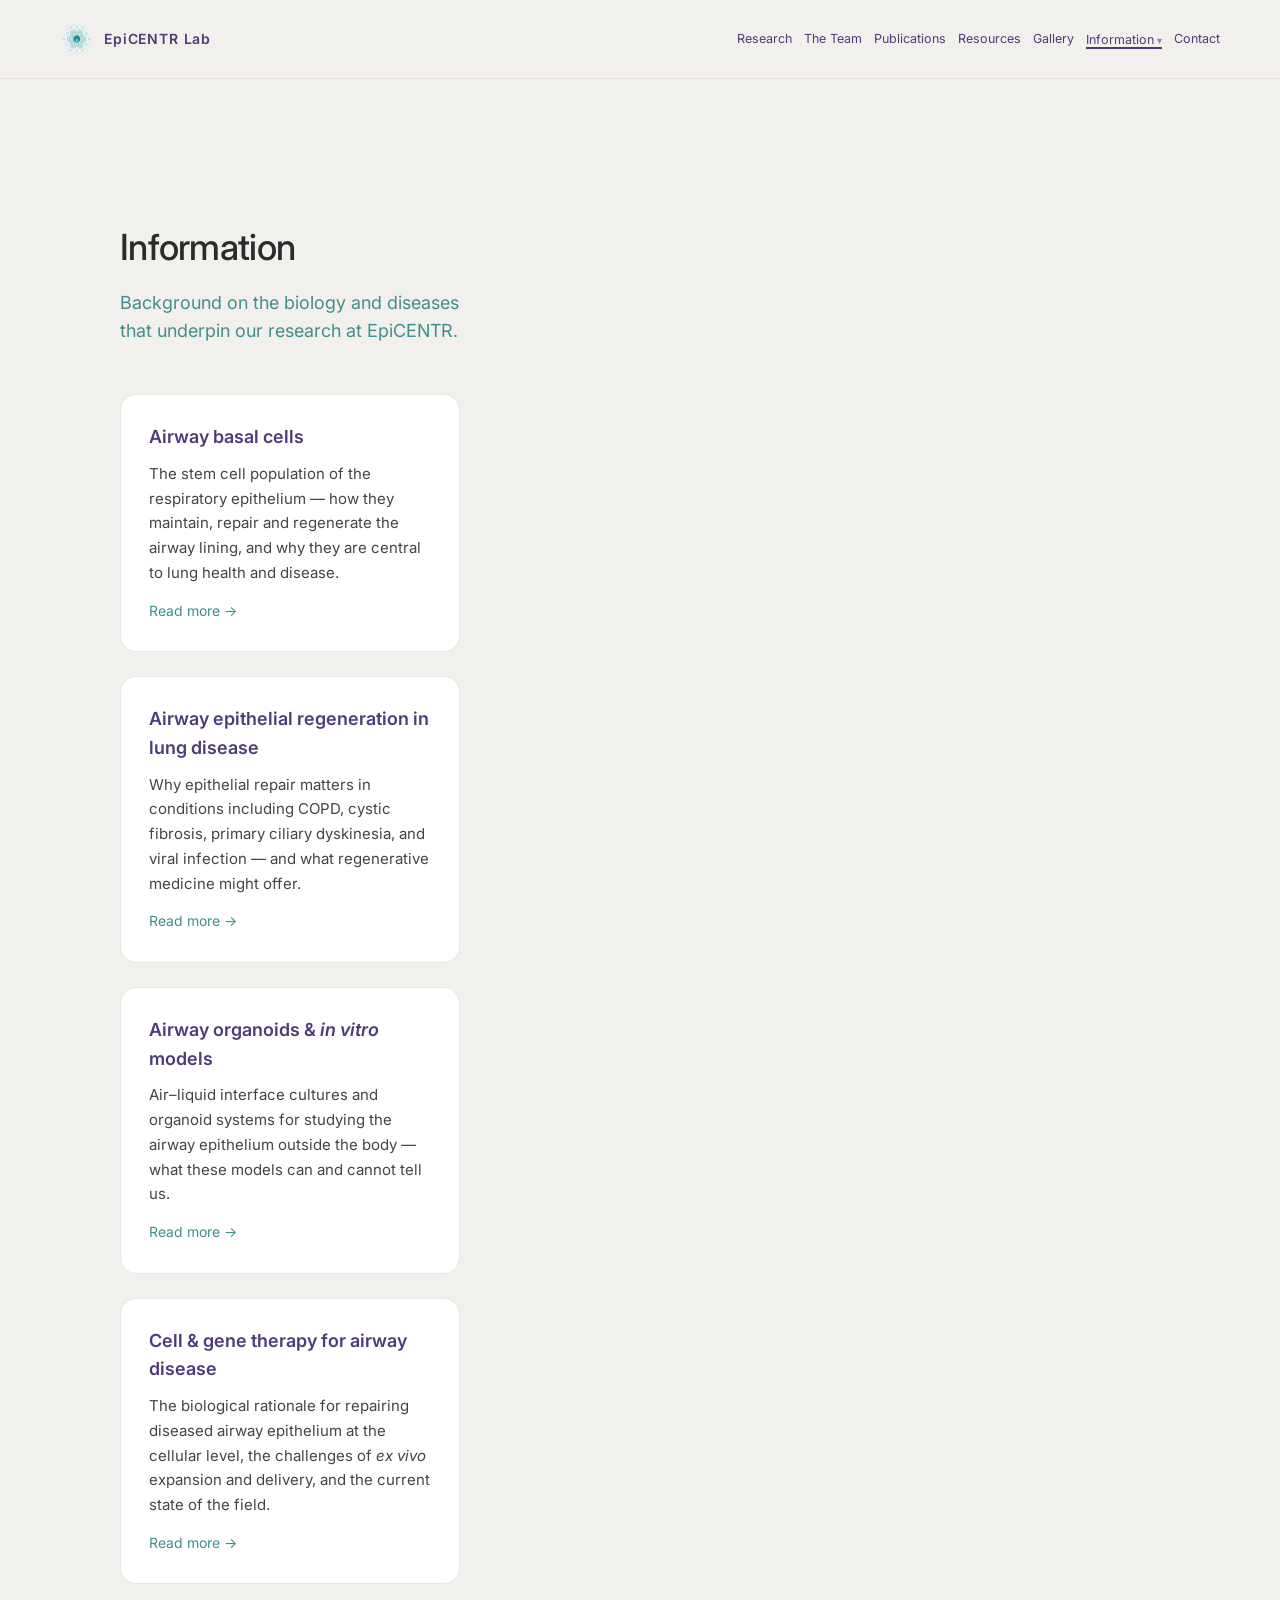
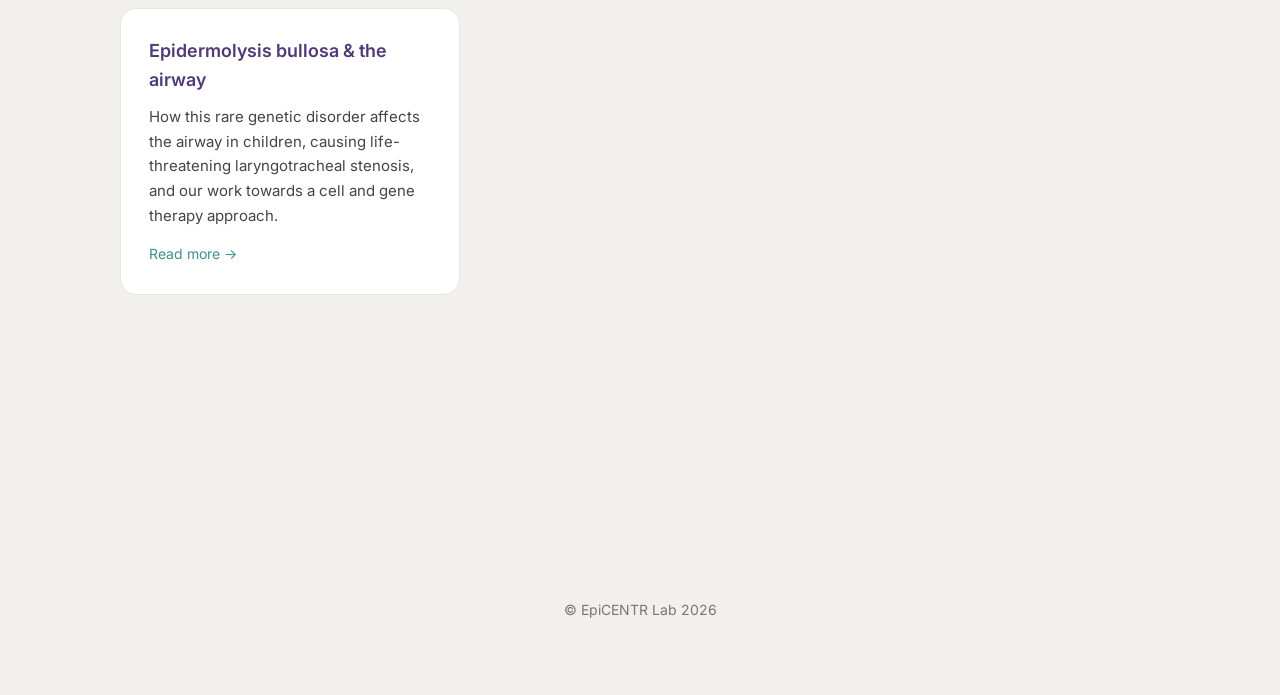
<file: information.html>
<!DOCTYPE html>
<html lang="en">
<head>
  <meta charset="UTF-8" />
  <meta name="viewport" content="width=device-width, initial-scale=1.0" />
  <title>Information | EpiCENTR Lab — Airway Epithelial Biology</title>
  <meta name="description" content="Informational resources on airway basal cells, epidermolysis bullosa, lung organoids, cell and gene therapy, and airway epithelial regeneration — from the EpiCENTR research group at UCL." />
  <link rel="icon" type="image/png" href="favicon.png">
  <link rel="preconnect" href="https://fonts.googleapis.com">
  <link rel="preconnect" href="https://fonts.gstatic.com" crossorigin>
  <link href="https://fonts.googleapis.com/css2?family=Inter:wght@300;400;500;600&display=swap" rel="stylesheet">
  <link rel="stylesheet" href="styles.css" />

  <script async src="https://www.googletagmanager.com/gtag/js?id=G-RSZGBZY37P"></script>
  <script>
    window.dataLayer = window.dataLayer || [];
    function gtag(){dataLayer.push(arguments);}
    gtag('js', new Date());
    gtag('config', 'G-RSZGBZY37P');
  </script>
 </head>
<body>

<header class="nav">
  <div class="nav-left">
  <a href="index.html" class="logo-link">
    <img src="favicon.png" alt="EpiCENTR logo" class="logo-icon">
    <span>EpiCENTR Lab</span>
  </a>
</div>
  <nav class="nav-right">
    <a href="index.html#research">Research</a>
    <a href="index.html#people">The Team</a>
    <a href="index.html#publications">Publications</a>
    <a href="index.html#resources">Resources</a>
    <a href="index.html#gallery">Gallery</a>
    <div class="nav-dropdown">
      <a href="information.html" class="active">Information</a>
      <div class="dropdown-menu">
        <a href="airway-basal-cells.html">Airway basal cells</a>
        <a href="airway-epithelial-regeneration.html">Airway epithelial regeneration</a>
        <a href="airway-organoids.html">Airway organoids &amp; <i>in vitro</i> models</a>
        <a href="cell-gene-therapy.html">Cell &amp; gene therapy</a>
        <a href="epidermolysis-bullosa.html">Epidermolysis bullosa &amp; the airway</a>
      </div>
    </div>
    <a href="index.html#contact">Contact</a>
  </nav>
</header>

<div class="info-layout">

<div class="info-hub">
  <h1>Information</h1>
  <p class="hub-intro">Background on the biology and diseases that underpin our research at EpiCENTR.</p>

  <div class="hub-grid">

    <a class="hub-card" href="airway-basal-cells.html">
      <h2>Airway basal cells</h2>
      <p>The stem cell population of the respiratory epithelium — how they maintain, repair and regenerate the airway lining, and why they are central to lung health and disease.</p>
      <span class="hub-arrow">Read more →</span>
    </a>

    <a class="hub-card" href="airway-epithelial-regeneration.html">
      <h2>Airway epithelial regeneration in lung disease</h2>
      <p>Why epithelial repair matters in conditions including COPD, cystic fibrosis, primary ciliary dyskinesia, and viral infection — and what regenerative medicine might offer.</p>
      <span class="hub-arrow">Read more →</span>
    </a>

    <a class="hub-card" href="airway-organoids.html">
      <h2>Airway organoids &amp; <i>in vitro</i> models</h2>
      <p>Air–liquid interface cultures and organoid systems for studying the airway epithelium outside the body — what these models can and cannot tell us.</p>
      <span class="hub-arrow">Read more →</span>
    </a>

    <a class="hub-card" href="cell-gene-therapy.html">
      <h2>Cell &amp; gene therapy for airway disease</h2>
      <p>The biological rationale for repairing diseased airway epithelium at the cellular level, the challenges of <em>ex vivo</em> expansion and delivery, and the current state of the field.</p>
      <span class="hub-arrow">Read more →</span>
    </a>

    <a class="hub-card" href="epidermolysis-bullosa.html">
      <h2>Epidermolysis bullosa &amp; the airway</h2>
      <p>How this rare genetic disorder affects the airway in children, causing life-threatening laryngotracheal stenosis, and our work towards a cell and gene therapy approach.</p>
      <span class="hub-arrow">Read more →</span>
    </a>

  </div>
</div>
</div>
  
<footer>
  <p>© EpiCENTR Lab 2026</p>
</footer>

</body>
</html>
</file>
<file: styles.css>
html {
  scroll-behavior: smooth;
}

html,
body {
  max-width: 100%;
  overflow-x: hidden;
}

body {
  font-family: "Inter", system-ui, -apple-system, BlinkMacSystemFont, "Segoe UI", sans-serif;
  margin: 0;
  background: #f2f0ec;
  color: #2b2b2b;
  line-height: 1.6;
  font-size: 16.5px;
}

/* NAVIGATION */

.nav {
  position: sticky;
  top: 0;
  z-index: 1000;
  display: flex;
  justify-content: space-between;
  align-items: center;
  padding: 22px 60px;
  background: #f2f0ec;
  border-bottom: 1px solid #e5e1da;
  font-size: 14px;
  backdrop-filter: blur(6px);
}

.logo-link {
  display: flex;
  align-items: center;
  gap: 10px;
  text-decoration: none;
}

.logo-icon {
  width: 34px;
  height: 34px;
  display: block;
}

.logo-link span,
.nav-left a {
  font-weight: 600;
  letter-spacing: 0.06em;
  color: #4f3b78;
  text-decoration: none;
}

.nav-right {
  display: flex;
  align-items: center;
  gap: 30px;
}

.nav-right a,
.nav-dropdown > a {
  text-decoration: none;
  color: #4f3b78;
}

.nav-right a.active {
  border-bottom: 2px solid #4f3b78;
}

.nav-right a:hover,
.nav-left a:hover,
.nav-dropdown > a:hover {
  opacity: 0.8;
}

/* DROPDOWN */

.nav-dropdown {
  position: relative;
}

.dropdown-menu {
  display: none;
  position: absolute;
  top: 100%;
  right: 0;
  min-width: 260px;
  background: #f2f0ec;
  border: 1px solid #e5e1da;
  border-radius: 12px;
  padding: 12px;
  box-shadow: 0 12px 32px rgba(0,0,0,0.08);
  z-index: 1001;
}

.nav-dropdown:hover .dropdown-menu,
.nav-dropdown:focus-within .dropdown-menu {
  display: block;
}

.dropdown-menu a {
  display: block;
  margin: 0;
  padding: 8px 10px;
  color: #4f3b78;
  text-decoration: none;
  line-height: 1.35;
}

.dropdown-menu a:hover {
  background: rgba(79, 59, 120, 0.08);
  border-radius: 8px;
}

.nav-dropdown > a::after {
  content: "▾";
  font-size: 10px;
  opacity: 0.6;
  margin-left: 3px;
}

/* HERO */

.hero {
  text-align: center;
  padding: 72px 20px 36px;
}

.hero-image {
  display: block;
  width: 100%;
  max-width: 900px;
  margin: 0 auto 48px;
}

.hero h1 {
  margin: 0;
  font-size: 44px;
  font-weight: 500;
  letter-spacing: -0.03em;
  color: #4f3b78;
}

.subtitle {
  max-width: 680px;
  margin: 10px auto 28px;
  font-size: 20px;
  color: #3f8f8c;
  text-align: center;
}

.subtitle p {
  margin: 0;
}

.subtitle a {
  color: #3f8f8c;
  text-decoration: none;
  border-bottom: 1px solid rgba(63, 143, 140, 0.4);
}

.subtitle a:hover {
  border-bottom-color: #3f8f8c;
}

/* GENERAL SECTIONS */

.section {
  max-width: 960px;
  margin: 110px auto;
  padding: 0 20px;
  scroll-margin-top: 100px;
}

.section h2 {
  position: relative;
  margin-bottom: 26px;
  padding-bottom: 10px;
  font-size: 26px;
  font-weight: 500;
  color: #4f3b78;
  letter-spacing: -0.01em;
}

.section h2::after {
  content: "";
  position: absolute;
  bottom: 0;
  left: 0;
  width: 42px;
  height: 2px;
  background: #6c5aa0;
}

/* LINKS */

#research p a,
.resource-link {
  color: #3f8f8c;
  text-decoration: none;
  border-bottom: 1px solid rgba(63, 143, 140, 0.4);
}

#research p a:hover,
.resource-link:hover {
  border-bottom-color: #3f8f8c;
}

/* RESEARCH */

.research-grid {
  display: grid;
  grid-template-columns: repeat(2, 1fr);
  gap: 2rem;
  margin-top: 2rem;
}

.research-card {
  background: #f2f0ec;
  border: 1px solid #e6e6e6;
  border-radius: 20px;
  overflow: hidden;
  transition: transform 0.25s ease, box-shadow 0.25s ease;
}

.research-card:hover,
.resource-card:hover {
  transform: translateY(-4px);
  box-shadow: 0 12px 32px rgba(0,0,0,0.08);
}

.research-image {
  width: 100%;
  height: 240px;
  object-fit: cover;
  display: block;
}

.research-content {
  padding: 1.5rem;
}

.research-content h3 {
  margin: 0 0 0.8rem;
  font-size: 1.3rem;
  font-weight: 600;
}

.research-content p {
  margin: 0 0 1rem;
  line-height: 1.6;
}

.research-content p:last-child {
  margin-bottom: 0;
}

/* PEOPLE */

.people-grid {
  display: grid;
  grid-template-columns: repeat(3, minmax(180px, 1fr));
  gap: 42px 28px;
  max-width: 900px;
  margin: 40px auto 0;
}

.person-card {
  text-align: center;
  transition: transform 0.2s ease;
}

.person-card:hover {
  transform: translateY(-4px);
}

.person-photo,
.person-photo-wrap {
  width: 160px;
  height: 160px;
}

.person-photo-wrap {
  position: relative;
  margin: 0 auto 16px;
}

.person-photo {
  object-fit: cover;
  object-position: center;
  border-radius: 50%;
  display: block;
  margin: 0 auto 16px;
}

.person-photo-wrap::before {
  content: "";
  position: absolute;
  inset: -6px;
  border: 2px solid #d9d4e5;
  border-radius: 50%;
  pointer-events: none;
}

.person-name {
  margin: 0;
  font-weight: 600;
  font-size: 17px;
  color: #4f3b78;
}

.person-role {
  margin: 6px 0 0;
  font-size: 15px;
  color: #3f8f8c;
}

.person-overlay,
.alumni-destination {
  position: absolute;
  inset: 0;
  display: flex;
  align-items: center;
  justify-content: center;
  text-align: center;
  padding: 0.75rem;
  border-radius: 50%;
  background: rgba(0, 0, 0, 0.7);
  color: white;
  font-size: 0.85rem;
  line-height: 1.2;
  opacity: 0;
  transition: opacity 0.2s ease;
}

.person-photo-wrap:hover .person-overlay,
.alumni-photo-wrap:hover .alumni-destination {
  opacity: 1;
}

.person-link {
  text-decoration: none;
  color: inherit;
  display: block;
}

.person-link:visited,
.person-link:hover,
.person-link:active {
  color: inherit;
  text-decoration: none;
}

/* ALUMNI */

.team-subsection {
  margin-top: 3rem;
}

.team-subsection h3 {
  margin-bottom: 1.5rem;
  font-size: 1.25rem;
  font-weight: 600;
}

.alumni-grid {
  display: grid;
  grid-template-columns: repeat(4, 1fr);
  gap: 2rem;
  justify-items: center;
}

.alumni-card {
  max-width: 180px;
  text-align: center;
}

.alumni-photo-wrap {
  position: relative;
  width: 120px;
  height: 120px;
  margin: 0 auto 0.75rem;
}

.alumni-photo {
  width: 120px;
  height: 120px;
  object-fit: cover;
  border-radius: 50%;
  display: block;
}

.alumni-photo-wrap::before {
  content: "";
  position: absolute;
  inset: -6px;
  border: 2px solid #d9d4e5;
  border-radius: 50%;
  pointer-events: none;
}

.alumni-destination {
  font-size: 0.8rem;
}

.alumni-name {
  font-size: 0.95rem;
  margin-bottom: 0.2rem;
}

.alumni-role {
  font-size: 0.82rem;
  color: #3f8f8c;
}

/* PEOPLE RESPONSIVE */

@media (max-width: 900px) {
  .people-grid:not(.alumni-grid) {
    grid-template-columns: repeat(2, minmax(150px, 1fr));
  }

  .alumni-grid {
    grid-template-columns: repeat(2, 1fr);
  }
}

@media (max-width: 560px) {
  .people-grid:not(.alumni-grid) {
    grid-template-columns: repeat(2, 1fr);
    gap: 28px 14px;
  }

  .people-grid:not(.alumni-grid) .person-photo,
  .people-grid:not(.alumni-grid) .person-photo-wrap {
    width: 120px;
    height: 120px;
  }

  .alumni-grid {
    grid-template-columns: repeat(2, 1fr);
    gap: 1.5rem 1rem;
  }

  .alumni-photo,
  .alumni-photo-wrap {
    width: 120px;
    height: 120px;
  }

  .people-grid:not(.alumni-grid) .person-name {
    font-size: 15px;
  }

  .people-grid:not(.alumni-grid) .person-role {
    font-size: 13px;
  }
}

/* PUBLICATIONS */

.pub-tabs {
  display: flex;
  justify-content: center;
  gap: 14px;
  margin: 30px 0 34px;
  flex-wrap: wrap;
}

.pub-tab {
  appearance: none;
  border: 1px solid #d9d9d9;
  background: #f2f0ec;
  color: #4f3b78;
  padding: 9px 18px;
  border-radius: 999px;
  font-family: inherit;
  font-size: 15px;
  cursor: pointer;
  transition: all 0.2s ease;
}

.pub-tab:hover {
  border-color: #bdbdbd;
}

.pub-tab.active {
  background: #4f3b78;
  color: #f2f0ec;
  border-color: #4f3b78;
}

.pub-panel {
  display: none;
}

.pub-panel.active {
  display: block;
}

.pub-feed {
  max-width: 820px;
  margin: 0 auto;
}

.pub-loading {
  text-align: center;
  color: #666666;
}

.pub-card {
  padding: 28px 0;
  border-top: 1px solid #ececec;
}

.pub-card:hover {
  background: rgba(0,0,0,0.015);
}

.pub-card:last-child {
  border-bottom: 1px solid #ececec;
}

.pub-row {
  display: flex;
  justify-content: space-between;
  align-items: flex-end;
  gap: 24px;
}

.pub-text {
  flex: 1;
  min-width: 0;
}

.pub-title {
  margin: 0 0 8px 0;
  font-size: 18px;
  line-height: 1.55;
}

.pub-title a {
  color: #4f3b78;
  text-decoration: none;
  border-bottom: 1px solid rgba(79, 59, 120, 0.4);
}

.pub-title a:hover {
  border-bottom-color: #4f3b78;
}

.pub-journal {
  margin: 0;
  font-size: 15px;
  color: #3f8f8c;
  line-height: 1.4;
}

.pub-year {
  font-size: 15px;
  color: #3f8f8c;
  white-space: nowrap;
  flex-shrink: 0;
  padding-left: 12px;
}

/* RESOURCES */

.resources-intro {
  max-width: 720px;
  margin: 0 auto 2rem;
}

.resources-grid {
  display: grid;
  grid-template-columns: repeat(auto-fit, minmax(240px, 1fr));
  gap: 1.5rem;
  margin-top: 2rem;
}

.resource-card {
  background: #fff;
  border: 1px solid #e6e6e6;
  border-radius: 16px;
  padding: 1.5rem;
  transition: transform 0.2s ease, box-shadow 0.2s ease;
}

.resource-card h3 {
  margin-top: 0;
  margin-bottom: 0.75rem;
}

.resource-card p {
  margin-bottom: 1rem;
  line-height: 1.6;
}

/* GALLERY */

.gallery-cat-grid {
  display: grid;
  grid-template-columns: 1fr 1fr;
  gap: 2rem;
  margin-top: 2rem;
  max-width: 960px;
  margin-left: auto;
  margin-right: auto;
}

.gallery-cat {
  min-width: 0;
  width: 100%;
}

.gallery-cat-title {
  font-size: 11px;
  font-weight: 600;
  color: #4f3b78;
  text-transform: uppercase;
  letter-spacing: 0.10em;
  margin: 0 0 10px;
}

.gallery-carousel {
  position: relative;
  border-radius: 18px;
  overflow: hidden;
}

.carousel-track {
  display: flex;
  transition: transform 0.4s cubic-bezier(0.4, 0, 0.2, 1);
  will-change: transform;
}

.carousel-slide {
  flex: 0 0 100%;
  min-width: 0;
}

.gallery-photo-wrap {
  position: relative;
  overflow: hidden;
}

.gallery-photo {
  display: block;
  width: 100%;
  height: 240px;
  object-fit: cover;
  transition: transform 0.25s ease;
}

.gallery-overlay {
  position: absolute;
  inset: 0;
  z-index: 2;
  display: flex;
  align-items: flex-end;
  justify-content: flex-start;
  padding: 1rem;
  background: linear-gradient(
    to top,
    rgba(0, 0, 0, 0.55),
    rgba(0, 0, 0, 0.12),
    rgba(0, 0, 0, 0)
  );
  color: #ffffff;
  transition: background 0.22s ease;
}

.gallery-overlay span {
  font-size: 0.9rem;
  line-height: 1.35;
}

.gallery-photo-wrap:hover .gallery-photo {
  transform: scale(1.025);
}

.carousel-btn {
  position: absolute;
  top: 50%;
  transform: translateY(-50%);
  background: rgba(255, 255, 255, 0.82);
  border: none;
  border-radius: 50%;
  width: 34px;
  height: 34px;
  font-size: 20px;
  color: #4f3b78;
  cursor: pointer;
  z-index: 10;
  display: flex;
  align-items: center;
  justify-content: center;
  box-shadow: 0 2px 8px rgba(0, 0, 0, 0.15);
}

.carousel-btn:hover {
  background: #fff;
}

.carousel-prev {
  left: 8px;
}

.carousel-next {
  right: 8px;
}

.gallery-carousel[data-single="true"] .carousel-btn,
.gallery-carousel[data-single="true"] .carousel-dots {
  display: none;
}

.carousel-dots {
  position: absolute;
  bottom: 10px;
  left: 0;
  right: 0;
  display: flex;
  justify-content: center;
  gap: 6px;
  z-index: 10;
}

.carousel-dot {
  width: 7px;
  height: 7px;
  border-radius: 50%;
  background: rgba(255, 255, 255, 0.55);
  border: none;
  padding: 0;
  cursor: pointer;
}

.carousel-dot.active {
  background: #fff;
  transform: scale(1.25);
}

/* OPPORTUNITIES */

.opportunities-intro {
  max-width: 760px;
  margin: 0 auto 1.75rem;
}

.opportunities-list {
  max-width: 800px;
  margin: 0 auto;
  border-top: 1px solid #e6e6e6;
}

.opportunity-row {
  display: grid;
  grid-template-columns: 200px 1fr;
  gap: 1.5rem;
  align-items: baseline;
  padding: 1.1rem 0;
  border-bottom: 1px solid #e6e6e6;
}

.opportunity-row h3 {
  margin: 0;
  font-size: 1rem;
  font-weight: 600;
}

.opportunity-row p {
  margin: 0;
  line-height: 1.6;
}

.opportunity-row a {
  color: #4f3b78;
  text-decoration: none;
  border-bottom: 1px solid rgba(79, 59, 120, 0.4);
}

.opportunity-row a:hover {
  border-bottom-color: #4f3b78;
}

.opportunities-cta {
  max-width: 800px;
  margin: 1.5rem auto 0;
  line-height: 1.6;
}

.opportunities-subheading {
  text-align: center;
  margin: 2.5rem 0 1.5rem;
}

.map-wrap {
  max-width: 1000px;
  margin: 2.5rem auto 0;
  border-radius: 16px;
  overflow: hidden;
  border: 1px solid #e6e6e6;
}

.map-wrap iframe {
  display: block;
}

@media (max-width: 640px) {
  .opportunity-row {
    grid-template-columns: 1fr;
    gap: 0.35rem;
  }
}

/* CONTACT */

.contact-grid {
  display: grid;
  grid-template-columns: 1.4fr 1fr;
  gap: 80px;
  max-width: 1000px;
  margin: 40px auto 0;
}

.contact-left,
.contact-right {
  font-size: 17px;
}

.contact-left p,
.contact-right p {
  margin-bottom: 22px;
}

#contact a {
  color: #4f3b78;
  text-decoration: none;
  border-bottom: 1px solid rgba(79, 59, 120, 0.4);
}

#contact a:hover {
  border-bottom-color: #4f3b78;
}

/* FOOTER */

footer {
  text-align: center;
  padding: 50px 0 60px;
  font-size: 14px;
  color: #777777;
}

/* RESPONSIVE */

@media (max-width: 900px) {
  .people-grid {
    grid-template-columns: repeat(2, minmax(180px, 1fr));
  }

  .alumni-grid {
    grid-template-columns: repeat(2, 1fr);
  }

  .nav {
    padding: 20px 24px;
  }
}

@media (max-width: 800px) {
  .research-grid {
    grid-template-columns: 1fr;
  }
}

@media (max-width: 700px) {
  .gallery-cat-grid {
    grid-template-columns: 1fr;
  }
}

@media (max-width: 650px) {
  .pub-row {
    flex-direction: column;
    align-items: flex-start;
  }

  .pub-year {
    padding-left: 0;
    margin-top: 8px;
  }
}

@media (max-width: 560px) {

  .people-grid:not(.alumni-grid) {
    grid-template-columns: repeat(2, 1fr);
    gap: 24px 12px;
  }
  
  .people-grid:not(.alumni-grid) .person-photo,
  .people-grid:not(.alumni-grid) .person-photo-wrap {
    width: 120px;
    height: 120px;
  }

  .people-grid:not(.alumni-grid) .person-name {
    font-size: 15px;
  }

  .people-grid:not(.alumni-grid) .person-role {
    font-size: 13px;
  }
}

  .hero h1 {
    font-size: 34px;
  }

  .subtitle {
    font-size: 18px;
  }

  .section {
    margin: 80px auto;
  }

  .nav-right {
    gap: 9px 12px;
  }

  .nav-right > a,
  .nav-dropdown > a {
    font-size: 12.5px;
  }
}

@media (max-width: 430px) {
  .nav-right {
    gap: 8px 12px;
  }

  .nav-right > a,
  .nav-dropdown > a {
    font-size: 12px;
  }

  .logo-link span {
    font-size: 15px;
  }
}

@media (max-width: 760px) {
  .nav {
    position: sticky;
    top: 0;
    display: block;
    padding: 14px 10px;
    text-align: center;
  }

  .nav-left {
    display: flex;
    justify-content: center;
    margin-bottom: 12px;
  }

  .logo-link {
    justify-content: center;
  }

  .logo-icon {
    width: 28px;
    height: 28px;
  }

  .nav-right {
    display: grid;
    grid-template-columns: repeat(3, auto);
    justify-content: center;
    align-items: center;
    gap: 10px 18px;
    width: 100%;
  }

  .nav-right > a,
  .nav-dropdown > a {
    margin: 0;
    font-size: 12.5px;
    line-height: 1.2;
    white-space: nowrap;
  }

  .nav-dropdown {
    position: relative;
    margin: 0;
  }

  .dropdown-menu {
    left: 50%;
    right: auto;
    transform: translateX(-50%);
  }
}

@media (max-width: 430px) {
  .nav-right {
    grid-template-columns: repeat(2, auto);
    gap: 9px 18px;
  }
}

/* INFORMATION PAGES */

.info-layout {
  display: grid;
  grid-template-columns: 220px 1fr;
  gap: 0;
  max-width: 1080px;
  margin: 60px auto 120px;
  padding: 0 20px;
  align-items: start;
}

.info-sidebar {
  position: sticky;
  top: 90px;
  padding-right: 40px;
}

.info-sidebar h2 {
  font-size: 11px;
  font-weight: 600;
  letter-spacing: 0.12em;
  text-transform: uppercase;
  color: #999;
  margin: 0 0 16px;
}

.sidebar-nav {
  list-style: none;
  margin: 0;
  padding: 0;
}

.sidebar-nav li {
  margin-bottom: 4px;
}

.sidebar-nav a {
  display: block;
  padding: 9px 14px;
  font-family: inherit;
  font-size: 14.5px;
  color: #4f3b78;
  border-radius: 8px;
  text-decoration: none;
  line-height: 1.35;
  transition: background 0.15s ease, color 0.15s ease;
}

.sidebar-nav a:hover {
  background: rgba(79,59,120,0.07);
}

.sidebar-nav a.active {
  background: rgba(79,59,120,0.09);
  font-weight: 600;
}

.info-content {
  min-width: 0;
  border-left: 1px solid #e6e6e6;
  padding-left: 52px;
}

.info-hero-img {
  width: 100%;
  max-height: 320px;
  object-fit: cover;
  border-radius: 18px;
  display: block;
  margin-bottom: 36px;
}

.info-hero-img.contain {
  object-fit: contain;
  background-color: #f2f0ec;
  padding: 12px 0;
}

.info-panel h1 {
  font-size: 30px;
  font-weight: 500;
  letter-spacing: -0.02em;
  color: #2b2b2b;
  margin: 0 0 6px;
}

.panel-subtitle {
  font-size: 17px;
  color: #3f8f8c;
  margin: 0 0 32px;
}

.info-panel h2 {
  position: relative;
  font-size: 19px;
  font-weight: 600;
  color: #4f3b78;
  margin: 40px 0 14px;
  padding-bottom: 10px;
  letter-spacing: -0.01em;
}

.info-panel h2::after {
  content: "";
  position: absolute;
  bottom: 0;
  left: 0;
  width: 32px;
  height: 2px;
  background: #6c5aa0;
}

.info-panel p {
  margin: 0 0 18px;
  line-height: 1.7;
}

.info-panel a {
  color: #3f8f8c;
  text-decoration: none;
  border-bottom: 1px solid rgba(63,143,140,0.4);
}

.info-panel a:hover {
  border-bottom-color: #3f8f8c;
}

.caveat {
  background: rgba(63,143,140,0.08);
  border-left: 3px solid #3f8f8c;
  border-radius: 0 10px 10px 0;
  padding: 14px 18px;
  margin: 28px 0;
  font-size: 15px;
  line-height: 1.65;
  color: #2b2b2b;
}

.caveat strong {
  color: #3f8f8c;
}

.info-breadcrumb {
  font-size: 13px;
  color: #999;
  margin-bottom: 28px;
}

.info-breadcrumb a {
  color: #999;
  text-decoration: none;
  border-bottom: none;
}

.info-breadcrumb a:hover {
  color: #4f3b78;
}

.info-breadcrumb span {
  margin: 0 6px;
}

@media (max-width: 750px) {
  .info-layout {
    grid-template-columns: 1fr;
    margin-top: 30px;
  }

  .info-sidebar {
    position: static;
    padding-right: 0;
    margin-bottom: 32px;
  }

  .info-sidebar h2 {
    display: none;
  }

  .sidebar-nav {
    display: flex;
    flex-wrap: wrap;
    gap: 8px;
  }

  .sidebar-nav li {
    margin-bottom: 0;
  }

  .sidebar-nav a {
    width: auto;
    padding: 7px 14px;
    border: 1px solid #d9d9d9;
    border-radius: 999px;
    font-size: 13.5px;
  }

  .sidebar-nav a.active {
    border-color: #4f3b78;
  }

  .info-content {
    border-left: none;
    padding-left: 0;
    border-top: 1px solid #e6e6e6;
    padding-top: 32px;
  }
}

  /* INFORMATION HUB */
  
  .info-hub {
    max-width: 820px;
    margin: 80px auto 120px;
    padding: 0 20px;
  }
  .info-hub h1 {
    font-size: 36px;
    font-weight: 500;
    letter-spacing: -0.02em;
    color: #2b2b2b;
    margin: 0 0 12px;
  }
  .info-hub .hub-intro {
    font-size: 18px;
    color: #3f8f8c;
    margin: 0 0 48px;
    line-height: 1.6;
  }
  .hub-grid {
    display: grid;
    grid-template-columns: repeat(auto-fit, minmax(340px, 1fr));
    gap: 1.5rem;
  }
  .hub-card {
    background: #fff;
    border: 1px solid #e6e6e6;
    border-radius: 16px;
    padding: 1.75rem;
    text-decoration: none;
    color: inherit;
    display: block;
    transition: transform 0.2s ease, box-shadow 0.2s ease;
  }
  .hub-card:hover {
    transform: translateY(-3px);
    box-shadow: 0 10px 28px rgba(0,0,0,0.08);
    border-bottom: 1px solid #e6e6e6;
  }
  .hub-card h2 {
    font-size: 18px;
    font-weight: 600;
    color: #4f3b78;
    margin: 0 0 10px;
  }
  .hub-card p {
    font-size: 15px;
    line-height: 1.65;
    color: #444;
    margin: 0;
  }
  .hub-arrow {
    display: inline-block;
    margin-top: 14px;
    font-size: 14px;
    color: #3f8f8c;
  }
  @media (max-width: 560px) {
    .hub-grid { grid-template-columns: 1fr; }
  }
</file>
